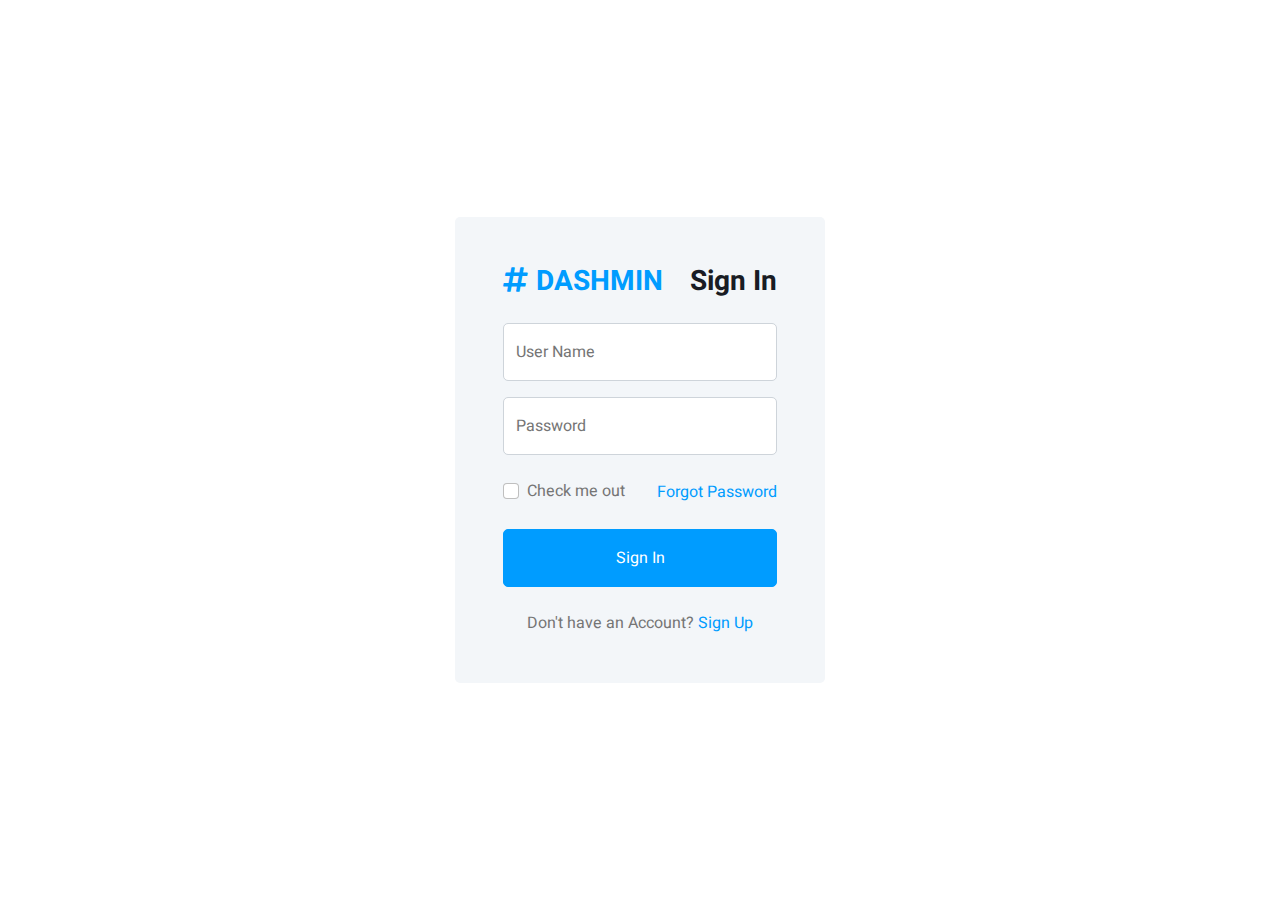
<file: index.html>
<!DOCTYPE html>
<html lang="en">

<head>
    <meta charset="utf-8">
    <title>DASHMIN - Bootstrap Admin Template</title>
    <meta content="width=device-width, initial-scale=1.0" name="viewport">
    <meta content="" name="keywords">
    <meta content="" name="description">

    <!-- Favicon -->
    <link href="img/favicon.ico" rel="icon">

    <!-- Google Web Fonts -->
    <link rel="preconnect" href="https://fonts.googleapis.com">
    <link rel="preconnect" href="https://fonts.gstatic.com" crossorigin>
    <link href="https://fonts.googleapis.com/css2?family=Heebo:wght@400;500;600;700&display=swap" rel="stylesheet">
    
    <!-- Icon Font Stylesheet -->
    <link href="https://cdnjs.cloudflare.com/ajax/libs/font-awesome/5.10.0/css/all.min.css" rel="stylesheet">
    <link href="https://cdn.jsdelivr.net/npm/bootstrap-icons@1.4.1/font/bootstrap-icons.css" rel="stylesheet">

    <!-- Libraries Stylesheet -->
    <link href="lib/owlcarousel/assets/owl.carousel.min.css" rel="stylesheet">
    <link href="lib/tempusdominus/css/tempusdominus-bootstrap-4.min.css" rel="stylesheet" />

    <!-- Customized Bootstrap Stylesheet -->
    <link href="css/bootstrap.min.css" rel="stylesheet">

    <!-- Template Stylesheet -->
    <link href="css/style.css" rel="stylesheet">
</head>

<body>
    <div class="container-xxl position-relative bg-white d-flex p-0">
        <!-- Spinner Start -->
        <div id="spinner" class="show bg-white position-fixed translate-middle w-100 vh-100 top-50 start-50 d-flex align-items-center justify-content-center">
            <div class="spinner-border text-primary" style="width: 3rem; height: 3rem;" role="status">
                <span class="sr-only">Loading...</span>
            </div>
        </div>
        <!-- Spinner End -->


        <!-- Sign In Start -->
        <div class="container-fluid">
            <div class="row h-100 align-items-center justify-content-center" style="min-height: 100vh;">
                <div class="col-12 col-sm-8 col-md-6 col-lg-5 col-xl-4">
                    <div class="bg-light rounded p-4 p-sm-5 my-4 mx-3">
                        <div class="d-flex align-items-center justify-content-between mb-3">
                            <a href="index.html" class="">
                                <h3 class="text-primary"><i class="fa fa-hashtag me-2"></i>DASHMIN</h3>
                            </a>
                            <h3>Sign In</h3>
                        </div>
                        <div class="form-floating mb-3">
                            <input type="email" class="form-control" id="floatingInput" placeholder="name@example.com" name="userName">
                            <label for="floatingInput">User Name</label>
                        </div>
                        <div class="form-floating mb-4">
                            <input type="password" class="form-control" id="floatingPassword" placeholder="Password" name="password">
                            <label for="floatingPassword">Password</label>
                        </div>
                        <div class="d-flex align-items-center justify-content-between mb-4">
                            <div class="form-check">
                                <input type="checkbox" class="form-check-input" id="exampleCheck1">
                                <label class="form-check-label" for="exampleCheck1">Check me out</label>
                            </div>
                            <a href="">Forgot Password</a>
                        </div>
                        <button type="submit" class="btn btn-primary py-3 w-100 mb-4" id="btnSignIn">Sign In</button>
                        <p class="text-center mb-0">Don't have an Account? <a href="">Sign Up</a></p>
                    </div>
                </div>
            </div>
        </div>
        <!-- Sign In End -->
    </div>

    <!-- JavaScript Libraries -->
    <script src="https://code.jquery.com/jquery-3.4.1.min.js"></script>
    <script src="https://cdn.jsdelivr.net/npm/bootstrap@5.0.0/dist/js/bootstrap.bundle.min.js"></script>
    <script src="lib/chart/chart.min.js"></script>
    <script src="lib/easing/easing.min.js"></script>
    <script src="lib/waypoints/waypoints.min.js"></script>
    <script src="lib/owlcarousel/owl.carousel.min.js"></script>
    <script src="lib/tempusdominus/js/moment.min.js"></script>
    <script src="lib/tempusdominus/js/moment-timezone.min.js"></script>
    <script src="lib/tempusdominus/js/tempusdominus-bootstrap-4.min.js"></script>

    <!-- Template Javascript -->
    <script src="js/main.js"></script>
    <script>
        $('#btnSignIn').click(function() {
            let username = $('#floatingInput').val();
            let password = $('#floatingPassword').val();
            if(username && password) {
                $.ajax({
                        method: "POST",
                        url: "http://64.227.140.62:8080/user/login",
                        contentType: "application/json",
                        async: true,
                        data: JSON.stringify({
                            userName: username,
                            password: password
                        }),
                        success: function (response) {
                            alert("Sign up successfully !");
                            console.log(response);
                            window.localStorage.setItem('user', JSON.stringify(response))
                            if(response.userType === 1) {
                                window.location.replace('form.html');
                            } else if(response.userType === 2) {
                                window.location.replace('table.html');
                            }
                        }
                    });
            } else {
                console.log("check that")
            }
        })
    </script>
    
</body>

</html>
</file>
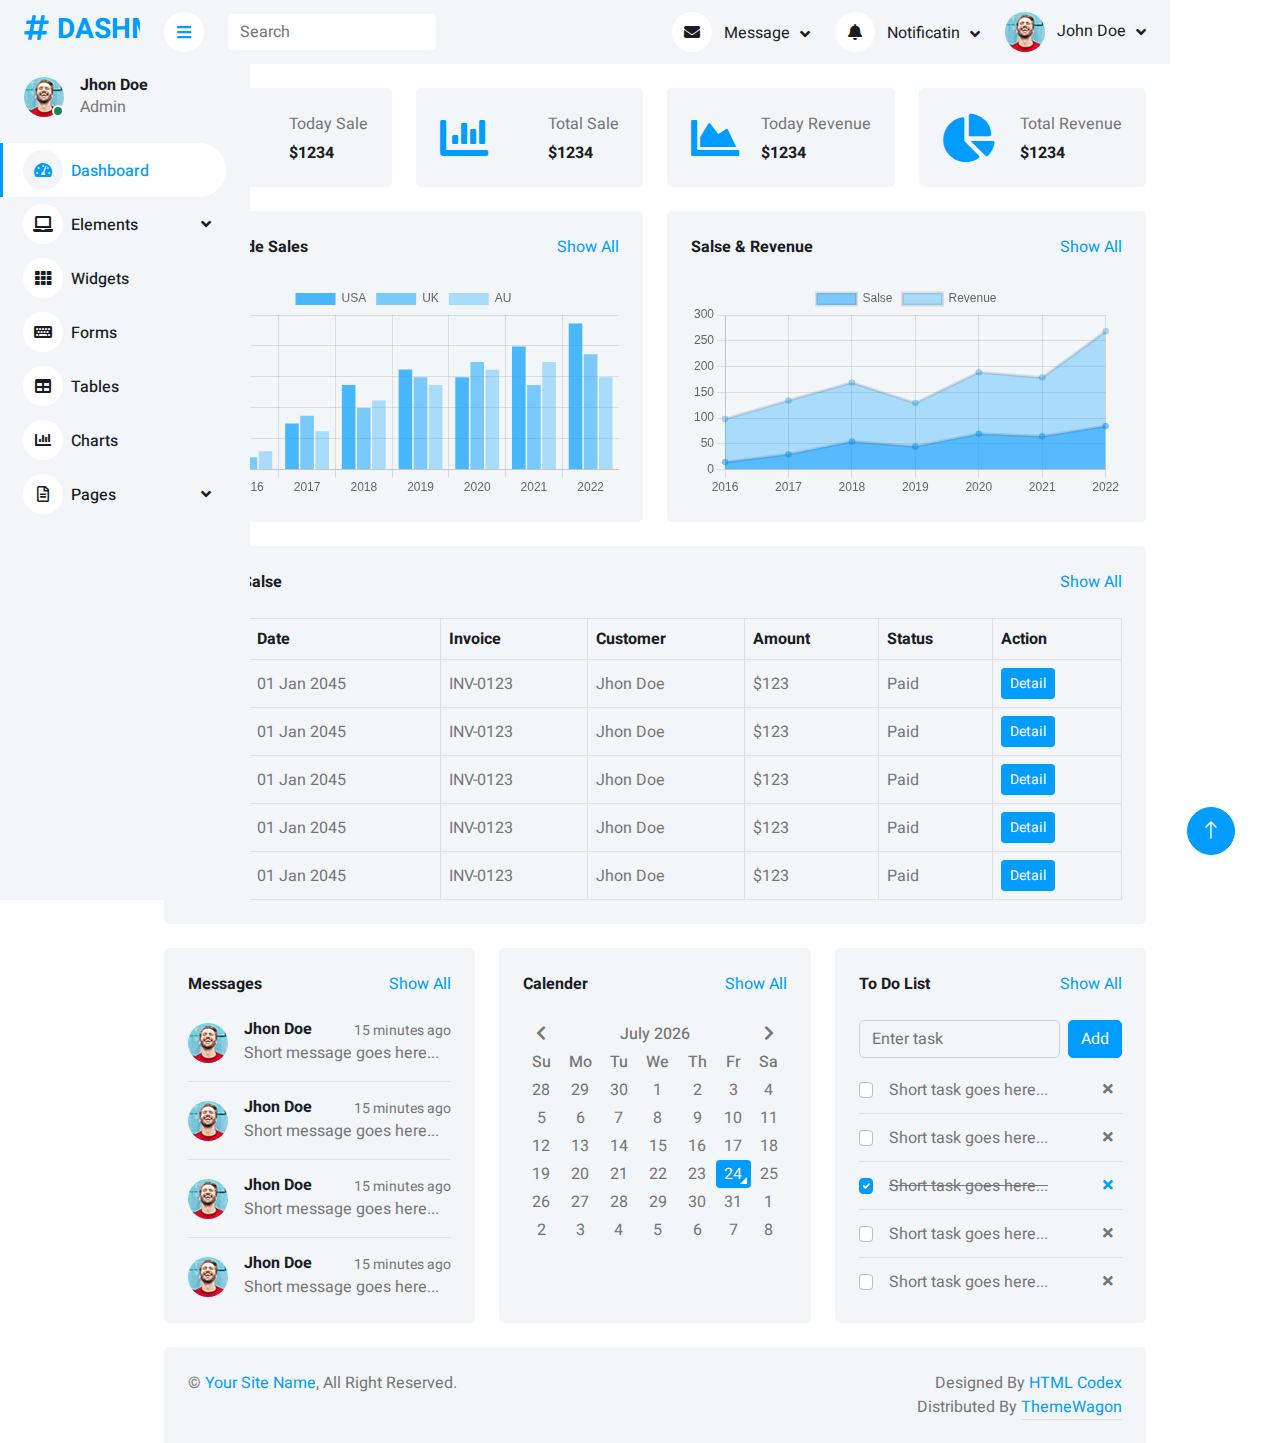
<file: _index.html>
<!DOCTYPE html>
<html lang="en">

<head>
    <meta charset="utf-8">
    <title>DASHMIN - Bootstrap Admin Template</title>
    <meta content="width=device-width, initial-scale=1.0" name="viewport">
    <meta content="" name="keywords">
    <meta content="" name="description">

    <!-- Favicon -->
    <link href="img/favicon.ico" rel="icon">

    <!-- Google Web Fonts -->
    <link rel="preconnect" href="https://fonts.googleapis.com">
    <link rel="preconnect" href="https://fonts.gstatic.com" crossorigin>
    <link href="https://fonts.googleapis.com/css2?family=Heebo:wght@400;500;600;700&display=swap" rel="stylesheet">
    
    <!-- Icon Font Stylesheet -->
    <link href="https://cdnjs.cloudflare.com/ajax/libs/font-awesome/5.10.0/css/all.min.css" rel="stylesheet">
    <link href="https://cdn.jsdelivr.net/npm/bootstrap-icons@1.4.1/font/bootstrap-icons.css" rel="stylesheet">

    <!-- Libraries Stylesheet -->
    <link href="lib/owlcarousel/assets/owl.carousel.min.css" rel="stylesheet">
    <link href="lib/tempusdominus/css/tempusdominus-bootstrap-4.min.css" rel="stylesheet" />

    <!-- Customized Bootstrap Stylesheet -->
    <link href="css/bootstrap.min.css" rel="stylesheet">

    <!-- Template Stylesheet -->
    <link href="css/style.css" rel="stylesheet">
</head>

<body>
    <div class="container-xxl position-relative bg-white d-flex p-0">
        <!-- Spinner Start -->
        <div id="spinner" class="show bg-white position-fixed translate-middle w-100 vh-100 top-50 start-50 d-flex align-items-center justify-content-center">
            <div class="spinner-border text-primary" style="width: 3rem; height: 3rem;" role="status">
                <span class="sr-only">Loading...</span>
            </div>
        </div>
        <!-- Spinner End -->


        <!-- Sidebar Start -->
        <div class="sidebar pe-4 pb-3">
            <nav class="navbar bg-light navbar-light">
                <a href="index.html" class="navbar-brand mx-4 mb-3">
                    <h3 class="text-primary"><i class="fa fa-hashtag me-2"></i>DASHMIN</h3>
                </a>
                <div class="d-flex align-items-center ms-4 mb-4">
                    <div class="position-relative">
                        <img class="rounded-circle" src="img/user.jpg" alt="" style="width: 40px; height: 40px;">
                        <div class="bg-success rounded-circle border border-2 border-white position-absolute end-0 bottom-0 p-1"></div>
                    </div>
                    <div class="ms-3">
                        <h6 class="mb-0">Jhon Doe</h6>
                        <span>Admin</span>
                    </div>
                </div>
                <div class="navbar-nav w-100">
                    <a href="index.html" class="nav-item nav-link active"><i class="fa fa-tachometer-alt me-2"></i>Dashboard</a>
                    <div class="nav-item dropdown">
                        <a href="#" class="nav-link dropdown-toggle" data-bs-toggle="dropdown"><i class="fa fa-laptop me-2"></i>Elements</a>
                        <div class="dropdown-menu bg-transparent border-0">
                            <a href="button.html" class="dropdown-item">Buttons</a>
                            <a href="typography.html" class="dropdown-item">Typography</a>
                            <a href="element.html" class="dropdown-item">Other Elements</a>
                        </div>
                    </div>
                    <a href="widget.html" class="nav-item nav-link"><i class="fa fa-th me-2"></i>Widgets</a>
                    <a href="form.html" class="nav-item nav-link"><i class="fa fa-keyboard me-2"></i>Forms</a>
                    <a href="table.html" class="nav-item nav-link"><i class="fa fa-table me-2"></i>Tables</a>
                    <a href="chart.html" class="nav-item nav-link"><i class="fa fa-chart-bar me-2"></i>Charts</a>
                    <div class="nav-item dropdown">
                        <a href="#" class="nav-link dropdown-toggle" data-bs-toggle="dropdown"><i class="far fa-file-alt me-2"></i>Pages</a>
                        <div class="dropdown-menu bg-transparent border-0">
                            <a href="signin.html" class="dropdown-item">Sign In</a>
                            <a href="signup.html" class="dropdown-item">Sign Up</a>
                            <a href="404.html" class="dropdown-item">404 Error</a>
                            <a href="blank.html" class="dropdown-item">Blank Page</a>
                        </div>
                    </div>
                </div>
            </nav>
        </div>
        <!-- Sidebar End -->


        <!-- Content Start -->
        <div class="content">
            <!-- Navbar Start -->
            <nav class="navbar navbar-expand bg-light navbar-light sticky-top px-4 py-0">
                <a href="index.html" class="navbar-brand d-flex d-lg-none me-4">
                    <h2 class="text-primary mb-0"><i class="fa fa-hashtag"></i></h2>
                </a>
                <a href="#" class="sidebar-toggler flex-shrink-0">
                    <i class="fa fa-bars"></i>
                </a>
                <form class="d-none d-md-flex ms-4">
                    <input class="form-control border-0" type="search" placeholder="Search">
                </form>
                <div class="navbar-nav align-items-center ms-auto">
                    <div class="nav-item dropdown">
                        <a href="#" class="nav-link dropdown-toggle" data-bs-toggle="dropdown">
                            <i class="fa fa-envelope me-lg-2"></i>
                            <span class="d-none d-lg-inline-flex">Message</span>
                        </a>
                        <div class="dropdown-menu dropdown-menu-end bg-light border-0 rounded-0 rounded-bottom m-0">
                            <a href="#" class="dropdown-item">
                                <div class="d-flex align-items-center">
                                    <img class="rounded-circle" src="img/user.jpg" alt="" style="width: 40px; height: 40px;">
                                    <div class="ms-2">
                                        <h6 class="fw-normal mb-0">Jhon send you a message</h6>
                                        <small>15 minutes ago</small>
                                    </div>
                                </div>
                            </a>
                            <hr class="dropdown-divider">
                            <a href="#" class="dropdown-item">
                                <div class="d-flex align-items-center">
                                    <img class="rounded-circle" src="img/user.jpg" alt="" style="width: 40px; height: 40px;">
                                    <div class="ms-2">
                                        <h6 class="fw-normal mb-0">Jhon send you a message</h6>
                                        <small>15 minutes ago</small>
                                    </div>
                                </div>
                            </a>
                            <hr class="dropdown-divider">
                            <a href="#" class="dropdown-item">
                                <div class="d-flex align-items-center">
                                    <img class="rounded-circle" src="img/user.jpg" alt="" style="width: 40px; height: 40px;">
                                    <div class="ms-2">
                                        <h6 class="fw-normal mb-0">Jhon send you a message</h6>
                                        <small>15 minutes ago</small>
                                    </div>
                                </div>
                            </a>
                            <hr class="dropdown-divider">
                            <a href="#" class="dropdown-item text-center">See all message</a>
                        </div>
                    </div>
                    <div class="nav-item dropdown">
                        <a href="#" class="nav-link dropdown-toggle" data-bs-toggle="dropdown">
                            <i class="fa fa-bell me-lg-2"></i>
                            <span class="d-none d-lg-inline-flex">Notificatin</span>
                        </a>
                        <div class="dropdown-menu dropdown-menu-end bg-light border-0 rounded-0 rounded-bottom m-0">
                            <a href="#" class="dropdown-item">
                                <h6 class="fw-normal mb-0">Profile updated</h6>
                                <small>15 minutes ago</small>
                            </a>
                            <hr class="dropdown-divider">
                            <a href="#" class="dropdown-item">
                                <h6 class="fw-normal mb-0">New user added</h6>
                                <small>15 minutes ago</small>
                            </a>
                            <hr class="dropdown-divider">
                            <a href="#" class="dropdown-item">
                                <h6 class="fw-normal mb-0">Password changed</h6>
                                <small>15 minutes ago</small>
                            </a>
                            <hr class="dropdown-divider">
                            <a href="#" class="dropdown-item text-center">See all notifications</a>
                        </div>
                    </div>
                    <div class="nav-item dropdown">
                        <a href="#" class="nav-link dropdown-toggle" data-bs-toggle="dropdown">
                            <img class="rounded-circle me-lg-2" src="img/user.jpg" alt="" style="width: 40px; height: 40px;">
                            <span class="d-none d-lg-inline-flex">John Doe</span>
                        </a>
                        <div class="dropdown-menu dropdown-menu-end bg-light border-0 rounded-0 rounded-bottom m-0">
                            <a href="#" class="dropdown-item">My Profile</a>
                            <a href="#" class="dropdown-item">Settings</a>
                            <a href="#" class="dropdown-item">Log Out</a>
                        </div>
                    </div>
                </div>
            </nav>
            <!-- Navbar End -->


            <!-- Sale & Revenue Start -->
            <div class="container-fluid pt-4 px-4">
                <div class="row g-4">
                    <div class="col-sm-6 col-xl-3">
                        <div class="bg-light rounded d-flex align-items-center justify-content-between p-4">
                            <i class="fa fa-chart-line fa-3x text-primary"></i>
                            <div class="ms-3">
                                <p class="mb-2">Today Sale</p>
                                <h6 class="mb-0">$1234</h6>
                            </div>
                        </div>
                    </div>
                    <div class="col-sm-6 col-xl-3">
                        <div class="bg-light rounded d-flex align-items-center justify-content-between p-4">
                            <i class="fa fa-chart-bar fa-3x text-primary"></i>
                            <div class="ms-3">
                                <p class="mb-2">Total Sale</p>
                                <h6 class="mb-0">$1234</h6>
                            </div>
                        </div>
                    </div>
                    <div class="col-sm-6 col-xl-3">
                        <div class="bg-light rounded d-flex align-items-center justify-content-between p-4">
                            <i class="fa fa-chart-area fa-3x text-primary"></i>
                            <div class="ms-3">
                                <p class="mb-2">Today Revenue</p>
                                <h6 class="mb-0">$1234</h6>
                            </div>
                        </div>
                    </div>
                    <div class="col-sm-6 col-xl-3">
                        <div class="bg-light rounded d-flex align-items-center justify-content-between p-4">
                            <i class="fa fa-chart-pie fa-3x text-primary"></i>
                            <div class="ms-3">
                                <p class="mb-2">Total Revenue</p>
                                <h6 class="mb-0">$1234</h6>
                            </div>
                        </div>
                    </div>
                </div>
            </div>
            <!-- Sale & Revenue End -->


            <!-- Sales Chart Start -->
            <div class="container-fluid pt-4 px-4">
                <div class="row g-4">
                    <div class="col-sm-12 col-xl-6">
                        <div class="bg-light text-center rounded p-4">
                            <div class="d-flex align-items-center justify-content-between mb-4">
                                <h6 class="mb-0">Worldwide Sales</h6>
                                <a href="">Show All</a>
                            </div>
                            <canvas id="worldwide-sales"></canvas>
                        </div>
                    </div>
                    <div class="col-sm-12 col-xl-6">
                        <div class="bg-light text-center rounded p-4">
                            <div class="d-flex align-items-center justify-content-between mb-4">
                                <h6 class="mb-0">Salse & Revenue</h6>
                                <a href="">Show All</a>
                            </div>
                            <canvas id="salse-revenue"></canvas>
                        </div>
                    </div>
                </div>
            </div>
            <!-- Sales Chart End -->


            <!-- Recent Sales Start -->
            <div class="container-fluid pt-4 px-4">
                <div class="bg-light text-center rounded p-4">
                    <div class="d-flex align-items-center justify-content-between mb-4">
                        <h6 class="mb-0">Recent Salse</h6>
                        <a href="">Show All</a>
                    </div>
                    <div class="table-responsive">
                        <table class="table text-start align-middle table-bordered table-hover mb-0">
                            <thead>
                                <tr class="text-dark">
                                    <th scope="col"><input class="form-check-input" type="checkbox"></th>
                                    <th scope="col">Date</th>
                                    <th scope="col">Invoice</th>
                                    <th scope="col">Customer</th>
                                    <th scope="col">Amount</th>
                                    <th scope="col">Status</th>
                                    <th scope="col">Action</th>
                                </tr>
                            </thead>
                            <tbody>
                                <tr>
                                    <td><input class="form-check-input" type="checkbox"></td>
                                    <td>01 Jan 2045</td>
                                    <td>INV-0123</td>
                                    <td>Jhon Doe</td>
                                    <td>$123</td>
                                    <td>Paid</td>
                                    <td><a class="btn btn-sm btn-primary" href="">Detail</a></td>
                                </tr>
                                <tr>
                                    <td><input class="form-check-input" type="checkbox"></td>
                                    <td>01 Jan 2045</td>
                                    <td>INV-0123</td>
                                    <td>Jhon Doe</td>
                                    <td>$123</td>
                                    <td>Paid</td>
                                    <td><a class="btn btn-sm btn-primary" href="">Detail</a></td>
                                </tr>
                                <tr>
                                    <td><input class="form-check-input" type="checkbox"></td>
                                    <td>01 Jan 2045</td>
                                    <td>INV-0123</td>
                                    <td>Jhon Doe</td>
                                    <td>$123</td>
                                    <td>Paid</td>
                                    <td><a class="btn btn-sm btn-primary" href="">Detail</a></td>
                                </tr>
                                <tr>
                                    <td><input class="form-check-input" type="checkbox"></td>
                                    <td>01 Jan 2045</td>
                                    <td>INV-0123</td>
                                    <td>Jhon Doe</td>
                                    <td>$123</td>
                                    <td>Paid</td>
                                    <td><a class="btn btn-sm btn-primary" href="">Detail</a></td>
                                </tr>
                                <tr>
                                    <td><input class="form-check-input" type="checkbox"></td>
                                    <td>01 Jan 2045</td>
                                    <td>INV-0123</td>
                                    <td>Jhon Doe</td>
                                    <td>$123</td>
                                    <td>Paid</td>
                                    <td><a class="btn btn-sm btn-primary" href="">Detail</a></td>
                                </tr>
                            </tbody>
                        </table>
                    </div>
                </div>
            </div>
            <!-- Recent Sales End -->


            <!-- Widgets Start -->
            <div class="container-fluid pt-4 px-4">
                <div class="row g-4">
                    <div class="col-sm-12 col-md-6 col-xl-4">
                        <div class="h-100 bg-light rounded p-4">
                            <div class="d-flex align-items-center justify-content-between mb-2">
                                <h6 class="mb-0">Messages</h6>
                                <a href="">Show All</a>
                            </div>
                            <div class="d-flex align-items-center border-bottom py-3">
                                <img class="rounded-circle flex-shrink-0" src="img/user.jpg" alt="" style="width: 40px; height: 40px;">
                                <div class="w-100 ms-3">
                                    <div class="d-flex w-100 justify-content-between">
                                        <h6 class="mb-0">Jhon Doe</h6>
                                        <small>15 minutes ago</small>
                                    </div>
                                    <span>Short message goes here...</span>
                                </div>
                            </div>
                            <div class="d-flex align-items-center border-bottom py-3">
                                <img class="rounded-circle flex-shrink-0" src="img/user.jpg" alt="" style="width: 40px; height: 40px;">
                                <div class="w-100 ms-3">
                                    <div class="d-flex w-100 justify-content-between">
                                        <h6 class="mb-0">Jhon Doe</h6>
                                        <small>15 minutes ago</small>
                                    </div>
                                    <span>Short message goes here...</span>
                                </div>
                            </div>
                            <div class="d-flex align-items-center border-bottom py-3">
                                <img class="rounded-circle flex-shrink-0" src="img/user.jpg" alt="" style="width: 40px; height: 40px;">
                                <div class="w-100 ms-3">
                                    <div class="d-flex w-100 justify-content-between">
                                        <h6 class="mb-0">Jhon Doe</h6>
                                        <small>15 minutes ago</small>
                                    </div>
                                    <span>Short message goes here...</span>
                                </div>
                            </div>
                            <div class="d-flex align-items-center pt-3">
                                <img class="rounded-circle flex-shrink-0" src="img/user.jpg" alt="" style="width: 40px; height: 40px;">
                                <div class="w-100 ms-3">
                                    <div class="d-flex w-100 justify-content-between">
                                        <h6 class="mb-0">Jhon Doe</h6>
                                        <small>15 minutes ago</small>
                                    </div>
                                    <span>Short message goes here...</span>
                                </div>
                            </div>
                        </div>
                    </div>
                    <div class="col-sm-12 col-md-6 col-xl-4">
                        <div class="h-100 bg-light rounded p-4">
                            <div class="d-flex align-items-center justify-content-between mb-4">
                                <h6 class="mb-0">Calender</h6>
                                <a href="">Show All</a>
                            </div>
                            <div id="calender"></div>
                        </div>
                    </div>
                    <div class="col-sm-12 col-md-6 col-xl-4">
                        <div class="h-100 bg-light rounded p-4">
                            <div class="d-flex align-items-center justify-content-between mb-4">
                                <h6 class="mb-0">To Do List</h6>
                                <a href="">Show All</a>
                            </div>
                            <div class="d-flex mb-2">
                                <input class="form-control bg-transparent" type="text" placeholder="Enter task">
                                <button type="button" class="btn btn-primary ms-2">Add</button>
                            </div>
                            <div class="d-flex align-items-center border-bottom py-2">
                                <input class="form-check-input m-0" type="checkbox">
                                <div class="w-100 ms-3">
                                    <div class="d-flex w-100 align-items-center justify-content-between">
                                        <span>Short task goes here...</span>
                                        <button class="btn btn-sm"><i class="fa fa-times"></i></button>
                                    </div>
                                </div>
                            </div>
                            <div class="d-flex align-items-center border-bottom py-2">
                                <input class="form-check-input m-0" type="checkbox">
                                <div class="w-100 ms-3">
                                    <div class="d-flex w-100 align-items-center justify-content-between">
                                        <span>Short task goes here...</span>
                                        <button class="btn btn-sm"><i class="fa fa-times"></i></button>
                                    </div>
                                </div>
                            </div>
                            <div class="d-flex align-items-center border-bottom py-2">
                                <input class="form-check-input m-0" type="checkbox" checked>
                                <div class="w-100 ms-3">
                                    <div class="d-flex w-100 align-items-center justify-content-between">
                                        <span><del>Short task goes here...</del></span>
                                        <button class="btn btn-sm text-primary"><i class="fa fa-times"></i></button>
                                    </div>
                                </div>
                            </div>
                            <div class="d-flex align-items-center border-bottom py-2">
                                <input class="form-check-input m-0" type="checkbox">
                                <div class="w-100 ms-3">
                                    <div class="d-flex w-100 align-items-center justify-content-between">
                                        <span>Short task goes here...</span>
                                        <button class="btn btn-sm"><i class="fa fa-times"></i></button>
                                    </div>
                                </div>
                            </div>
                            <div class="d-flex align-items-center pt-2">
                                <input class="form-check-input m-0" type="checkbox">
                                <div class="w-100 ms-3">
                                    <div class="d-flex w-100 align-items-center justify-content-between">
                                        <span>Short task goes here...</span>
                                        <button class="btn btn-sm"><i class="fa fa-times"></i></button>
                                    </div>
                                </div>
                            </div>
                        </div>
                    </div>
                </div>
            </div>
            <!-- Widgets End -->


            <!-- Footer Start -->
            <div class="container-fluid pt-4 px-4">
                <div class="bg-light rounded-top p-4">
                    <div class="row">
                        <div class="col-12 col-sm-6 text-center text-sm-start">
                            &copy; <a href="#">Your Site Name</a>, All Right Reserved. 
                        </div>
                        <div class="col-12 col-sm-6 text-center text-sm-end">
                            <!--/*** This template is free as long as you keep the footer author’s credit link/attribution link/backlink. If you'd like to use the template without the footer author’s credit link/attribution link/backlink, you can purchase the Credit Removal License from "https://htmlcodex.com/credit-removal". Thank you for your support. ***/-->
                            Designed By <a href="https://htmlcodex.com">HTML Codex</a>
                        </br>
                        Distributed By <a class="border-bottom" href="https://themewagon.com" target="_blank">ThemeWagon</a>
                        </div>
                    </div>
                </div>
            </div>
            <!-- Footer End -->
        </div>
        <!-- Content End -->


        <!-- Back to Top -->
        <a href="#" class="btn btn-lg btn-primary btn-lg-square back-to-top"><i class="bi bi-arrow-up"></i></a>
    </div>

    <!-- JavaScript Libraries -->
    <script src="https://code.jquery.com/jquery-3.4.1.min.js"></script>
    <script src="https://cdn.jsdelivr.net/npm/bootstrap@5.0.0/dist/js/bootstrap.bundle.min.js"></script>
    <script src="lib/chart/chart.min.js"></script>
    <script src="lib/easing/easing.min.js"></script>
    <script src="lib/waypoints/waypoints.min.js"></script>
    <script src="lib/owlcarousel/owl.carousel.min.js"></script>
    <script src="lib/tempusdominus/js/moment.min.js"></script>
    <script src="lib/tempusdominus/js/moment-timezone.min.js"></script>
    <script src="lib/tempusdominus/js/tempusdominus-bootstrap-4.min.js"></script>

    <!-- Template Javascript -->
    <script src="js/main.js"></script>
</body>

</html>
</file>
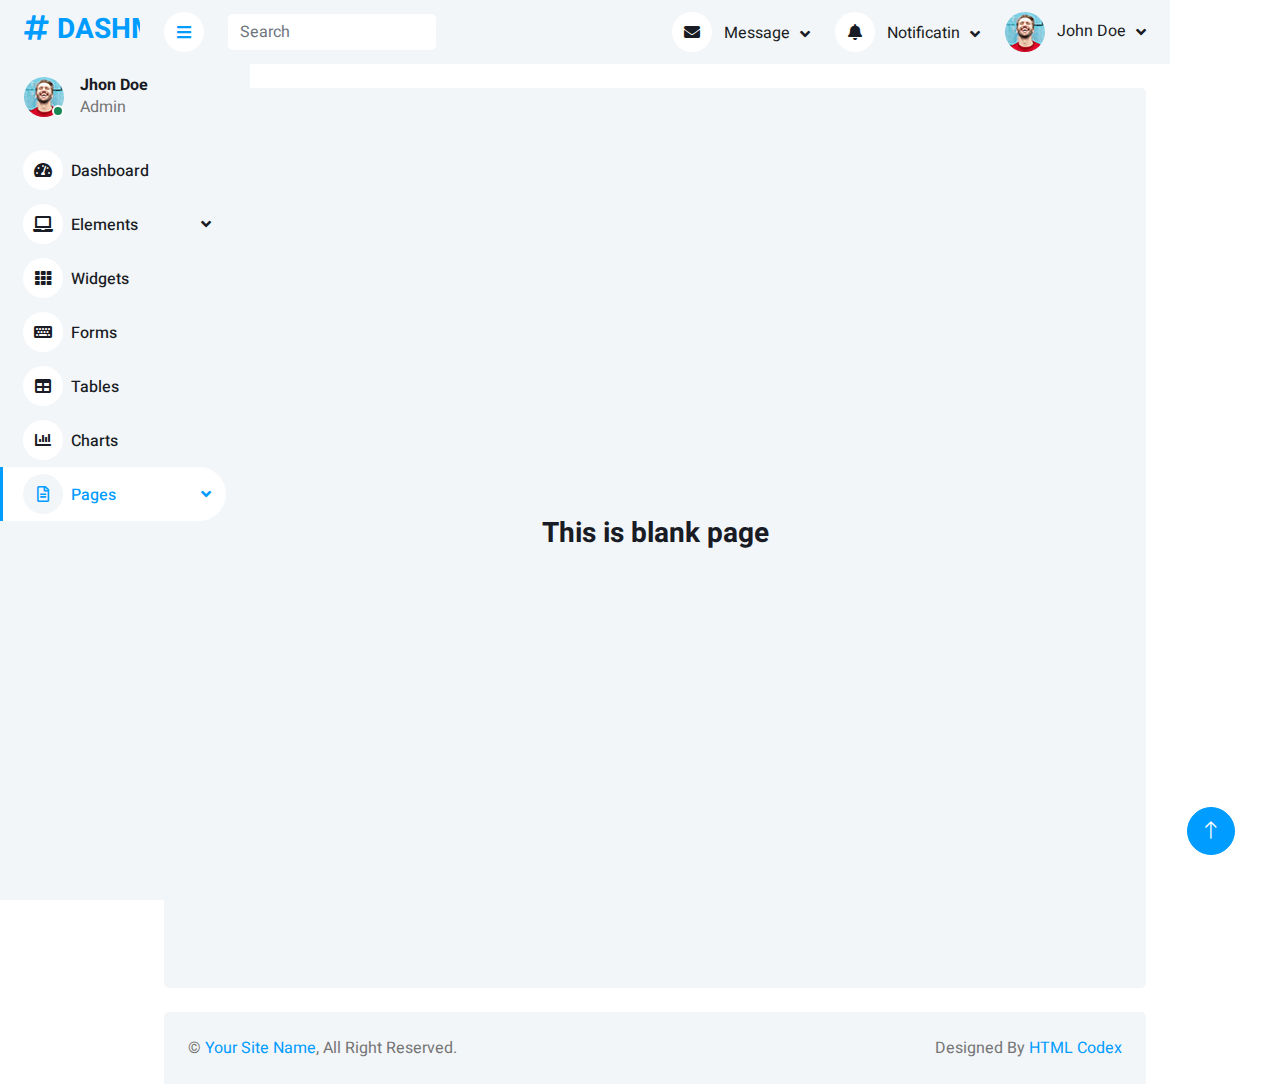
<file: blank.html>
<!DOCTYPE html>
<html lang="en">

<head>
    <meta charset="utf-8">
    <title>DASHMIN - Bootstrap Admin Template</title>
    <meta content="width=device-width, initial-scale=1.0" name="viewport">
    <meta content="" name="keywords">
    <meta content="" name="description">

    <!-- Favicon -->
    <link href="img/favicon.ico" rel="icon">

    <!-- Google Web Fonts -->
    <link rel="preconnect" href="https://fonts.googleapis.com">
    <link rel="preconnect" href="https://fonts.gstatic.com" crossorigin>
    <link href="https://fonts.googleapis.com/css2?family=Heebo:wght@400;500;600;700&display=swap" rel="stylesheet">
    
    <!-- Icon Font Stylesheet -->
    <link href="https://cdnjs.cloudflare.com/ajax/libs/font-awesome/5.10.0/css/all.min.css" rel="stylesheet">
    <link href="https://cdn.jsdelivr.net/npm/bootstrap-icons@1.4.1/font/bootstrap-icons.css" rel="stylesheet">

    <!-- Libraries Stylesheet -->
    <link href="lib/owlcarousel/assets/owl.carousel.min.css" rel="stylesheet">
    <link href="lib/tempusdominus/css/tempusdominus-bootstrap-4.min.css" rel="stylesheet" />

    <!-- Customized Bootstrap Stylesheet -->
    <link href="css/bootstrap.min.css" rel="stylesheet">

    <!-- Template Stylesheet -->
    <link href="css/style.css" rel="stylesheet">
</head>

<body>
    <div class="container-xxl position-relative bg-white d-flex p-0">
        <!-- Spinner Start -->
        <div id="spinner" class="show bg-white position-fixed translate-middle w-100 vh-100 top-50 start-50 d-flex align-items-center justify-content-center">
            <div class="spinner-border text-primary" style="width: 3rem; height: 3rem;" role="status">
                <span class="sr-only">Loading...</span>
            </div>
        </div>
        <!-- Spinner End -->


        <!-- Sidebar Start -->
        <div class="sidebar pe-4 pb-3">
            <nav class="navbar bg-light navbar-light">
                <a href="index.html" class="navbar-brand mx-4 mb-3">
                    <h3 class="text-primary"><i class="fa fa-hashtag me-2"></i>DASHMIN</h3>
                </a>
                <div class="d-flex align-items-center ms-4 mb-4">
                    <div class="position-relative">
                        <img class="rounded-circle" src="img/user.jpg" alt="" style="width: 40px; height: 40px;">
                        <div class="bg-success rounded-circle border border-2 border-white position-absolute end-0 bottom-0 p-1"></div>
                    </div>
                    <div class="ms-3">
                        <h6 class="mb-0">Jhon Doe</h6>
                        <span>Admin</span>
                    </div>
                </div>
                <div class="navbar-nav w-100">
                    <a href="index.html" class="nav-item nav-link"><i class="fa fa-tachometer-alt me-2"></i>Dashboard</a>
                    <div class="nav-item dropdown">
                        <a href="#" class="nav-link dropdown-toggle" data-bs-toggle="dropdown"><i class="fa fa-laptop me-2"></i>Elements</a>
                        <div class="dropdown-menu bg-transparent border-0">
                            <a href="button.html" class="dropdown-item">Buttons</a>
                            <a href="typography.html" class="dropdown-item">Typography</a>
                            <a href="element.html" class="dropdown-item">Other Elements</a>
                        </div>
                    </div>
                    <a href="widget.html" class="nav-item nav-link"><i class="fa fa-th me-2"></i>Widgets</a>
                    <a href="form.html" class="nav-item nav-link"><i class="fa fa-keyboard me-2"></i>Forms</a>
                    <a href="table.html" class="nav-item nav-link"><i class="fa fa-table me-2"></i>Tables</a>
                    <a href="chart.html" class="nav-item nav-link"><i class="fa fa-chart-bar me-2"></i>Charts</a>
                    <div class="nav-item dropdown">
                        <a href="#" class="nav-link dropdown-toggle active" data-bs-toggle="dropdown"><i class="far fa-file-alt me-2"></i>Pages</a>
                        <div class="dropdown-menu bg-transparent border-0">
                            <a href="signin.html" class="dropdown-item">Sign In</a>
                            <a href="signup.html" class="dropdown-item">Sign Up</a>
                            <a href="404.html" class="dropdown-item">404 Error</a>
                            <a href="blank.html" class="dropdown-item active">Blank Page</a>
                        </div>
                    </div>
                </div>
            </nav>
        </div>
        <!-- Sidebar End -->


        <!-- Content Start -->
        <div class="content">
            <!-- Navbar Start -->
            <nav class="navbar navbar-expand bg-light navbar-light sticky-top px-4 py-0">
                <a href="index.html" class="navbar-brand d-flex d-lg-none me-4">
                    <h2 class="text-primary mb-0"><i class="fa fa-hashtag"></i></h2>
                </a>
                <a href="#" class="sidebar-toggler flex-shrink-0">
                    <i class="fa fa-bars"></i>
                </a>
                <form class="d-none d-md-flex ms-4">
                    <input class="form-control border-0" type="search" placeholder="Search">
                </form>
                <div class="navbar-nav align-items-center ms-auto">
                    <div class="nav-item dropdown">
                        <a href="#" class="nav-link dropdown-toggle" data-bs-toggle="dropdown">
                            <i class="fa fa-envelope me-lg-2"></i>
                            <span class="d-none d-lg-inline-flex">Message</span>
                        </a>
                        <div class="dropdown-menu dropdown-menu-end bg-light border-0 rounded-0 rounded-bottom m-0">
                            <a href="#" class="dropdown-item">
                                <div class="d-flex align-items-center">
                                    <img class="rounded-circle" src="img/user.jpg" alt="" style="width: 40px; height: 40px;">
                                    <div class="ms-2">
                                        <h6 class="fw-normal mb-0">Jhon send you a message</h6>
                                        <small>15 minutes ago</small>
                                    </div>
                                </div>
                            </a>
                            <hr class="dropdown-divider">
                            <a href="#" class="dropdown-item">
                                <div class="d-flex align-items-center">
                                    <img class="rounded-circle" src="img/user.jpg" alt="" style="width: 40px; height: 40px;">
                                    <div class="ms-2">
                                        <h6 class="fw-normal mb-0">Jhon send you a message</h6>
                                        <small>15 minutes ago</small>
                                    </div>
                                </div>
                            </a>
                            <hr class="dropdown-divider">
                            <a href="#" class="dropdown-item">
                                <div class="d-flex align-items-center">
                                    <img class="rounded-circle" src="img/user.jpg" alt="" style="width: 40px; height: 40px;">
                                    <div class="ms-2">
                                        <h6 class="fw-normal mb-0">Jhon send you a message</h6>
                                        <small>15 minutes ago</small>
                                    </div>
                                </div>
                            </a>
                            <hr class="dropdown-divider">
                            <a href="#" class="dropdown-item text-center">See all message</a>
                        </div>
                    </div>
                    <div class="nav-item dropdown">
                        <a href="#" class="nav-link dropdown-toggle" data-bs-toggle="dropdown">
                            <i class="fa fa-bell me-lg-2"></i>
                            <span class="d-none d-lg-inline-flex">Notificatin</span>
                        </a>
                        <div class="dropdown-menu dropdown-menu-end bg-light border-0 rounded-0 rounded-bottom m-0">
                            <a href="#" class="dropdown-item">
                                <h6 class="fw-normal mb-0">Profile updated</h6>
                                <small>15 minutes ago</small>
                            </a>
                            <hr class="dropdown-divider">
                            <a href="#" class="dropdown-item">
                                <h6 class="fw-normal mb-0">New user added</h6>
                                <small>15 minutes ago</small>
                            </a>
                            <hr class="dropdown-divider">
                            <a href="#" class="dropdown-item">
                                <h6 class="fw-normal mb-0">Password changed</h6>
                                <small>15 minutes ago</small>
                            </a>
                            <hr class="dropdown-divider">
                            <a href="#" class="dropdown-item text-center">See all notifications</a>
                        </div>
                    </div>
                    <div class="nav-item dropdown">
                        <a href="#" class="nav-link dropdown-toggle" data-bs-toggle="dropdown">
                            <img class="rounded-circle me-lg-2" src="img/user.jpg" alt="" style="width: 40px; height: 40px;">
                            <span class="d-none d-lg-inline-flex">John Doe</span>
                        </a>
                        <div class="dropdown-menu dropdown-menu-end bg-light border-0 rounded-0 rounded-bottom m-0">
                            <a href="#" class="dropdown-item">My Profile</a>
                            <a href="#" class="dropdown-item">Settings</a>
                            <a href="#" class="dropdown-item">Log Out</a>
                        </div>
                    </div>
                </div>
            </nav>
            <!-- Navbar End -->


            <!-- Blank Start -->
            <div class="container-fluid pt-4 px-4">
                <div class="row vh-100 bg-light rounded align-items-center justify-content-center mx-0">
                    <div class="col-md-6 text-center">
                        <h3>This is blank page</h3>
                    </div>
                </div>
            </div>
            <!-- Blank End -->


            <!-- Footer Start -->
            <div class="container-fluid pt-4 px-4">
                <div class="bg-light rounded-top p-4">
                    <div class="row">
                        <div class="col-12 col-sm-6 text-center text-sm-start">
                            &copy; <a href="#">Your Site Name</a>, All Right Reserved. 
                        </div>
                        <div class="col-12 col-sm-6 text-center text-sm-end">
                            <!--/*** This template is free as long as you keep the footer author’s credit link/attribution link/backlink. If you'd like to use the template without the footer author’s credit link/attribution link/backlink, you can purchase the Credit Removal License from "https://htmlcodex.com/credit-removal". Thank you for your support. ***/-->
                            Designed By <a href="https://htmlcodex.com">HTML Codex</a>
                        </div>
                    </div>
                </div>
            </div>
            <!-- Footer End -->
        </div>
        <!-- Content End -->


        <!-- Back to Top -->
        <a href="#" class="btn btn-lg btn-primary btn-lg-square back-to-top"><i class="bi bi-arrow-up"></i></a>
    </div>

    <!-- JavaScript Libraries -->
    <script src="https://code.jquery.com/jquery-3.4.1.min.js"></script>
    <script src="https://cdn.jsdelivr.net/npm/bootstrap@5.0.0/dist/js/bootstrap.bundle.min.js"></script>
    <script src="lib/chart/chart.min.js"></script>
    <script src="lib/easing/easing.min.js"></script>
    <script src="lib/waypoints/waypoints.min.js"></script>
    <script src="lib/owlcarousel/owl.carousel.min.js"></script>
    <script src="lib/tempusdominus/js/moment.min.js"></script>
    <script src="lib/tempusdominus/js/moment-timezone.min.js"></script>
    <script src="lib/tempusdominus/js/tempusdominus-bootstrap-4.min.js"></script>

    <!-- Template Javascript -->
    <script src="js/main.js"></script>
</body>

</html>
</file>
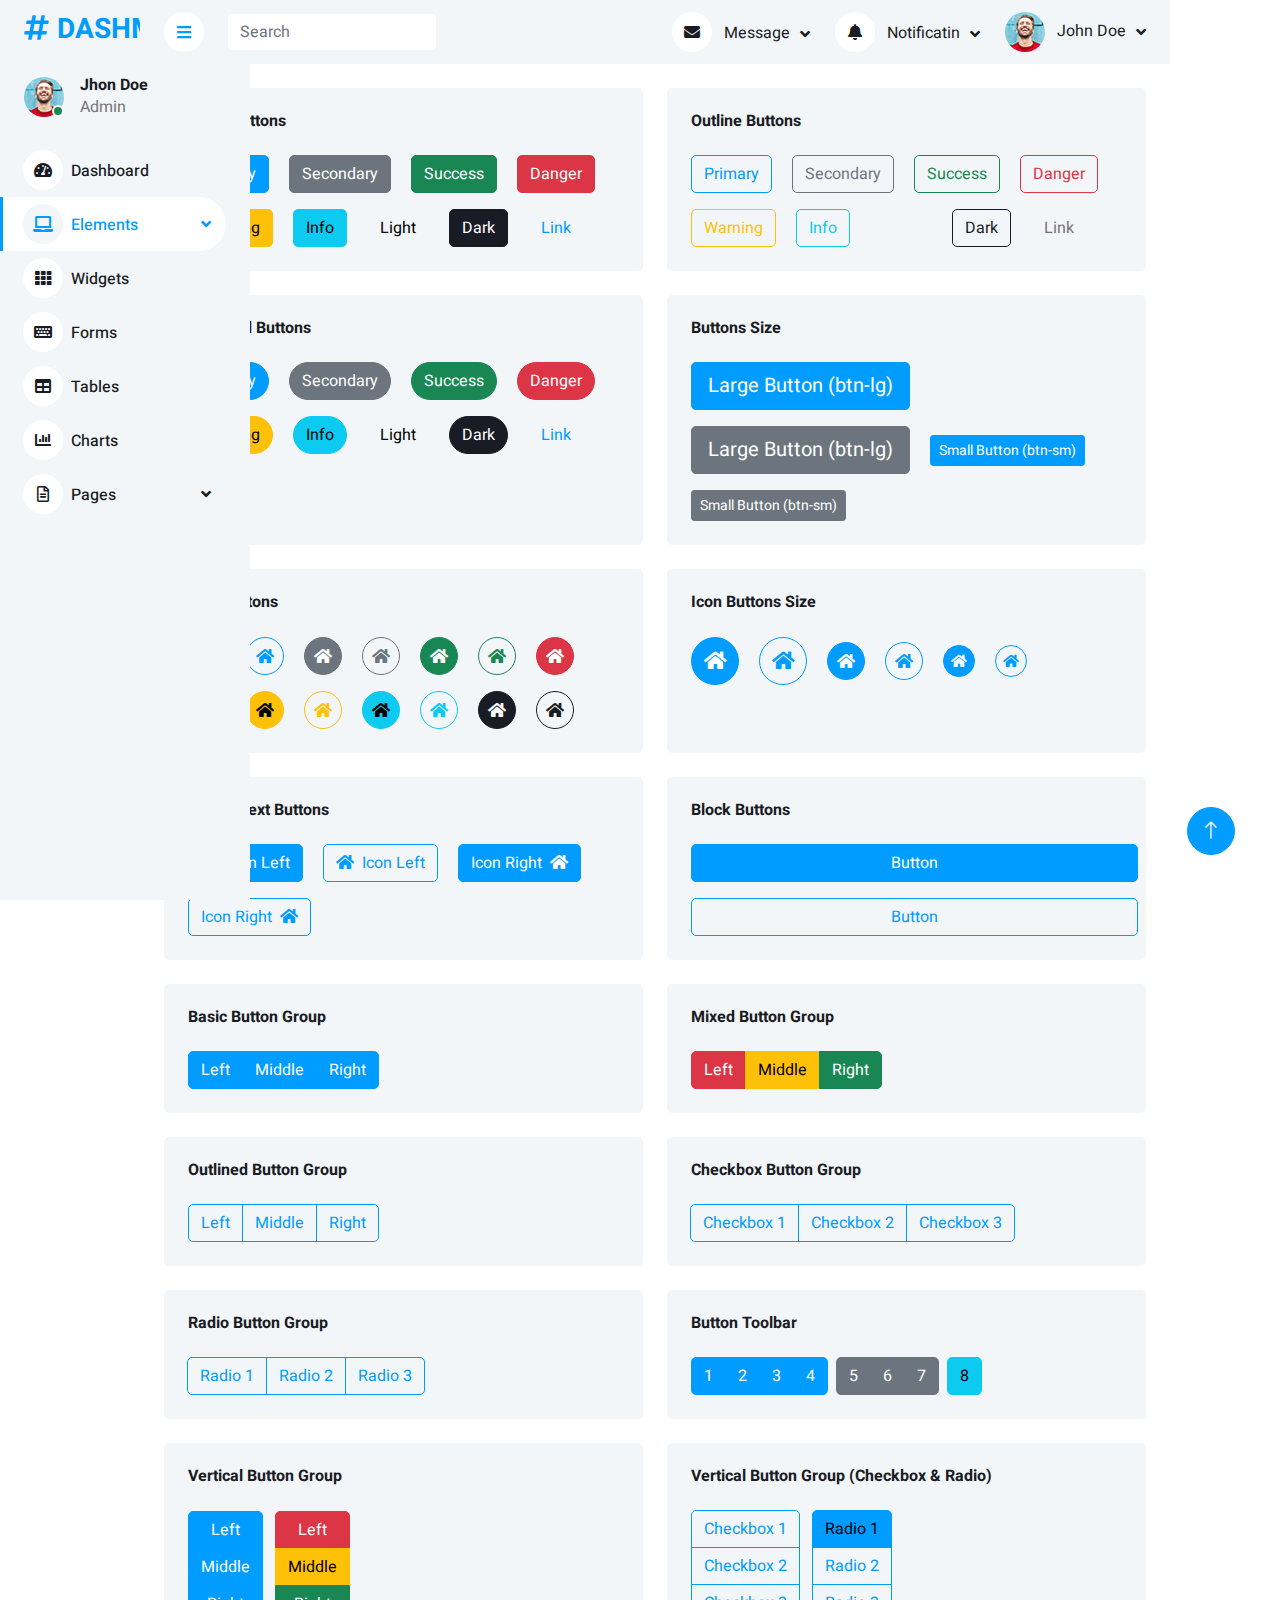
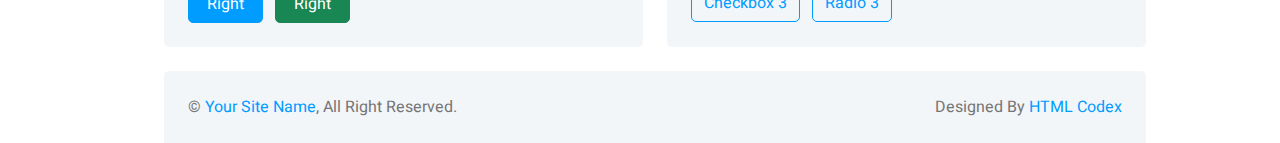
<file: button.html>
<!DOCTYPE html>
<html lang="en">

<head>
    <meta charset="utf-8">
    <title>DASHMIN - Bootstrap Admin Template</title>
    <meta content="width=device-width, initial-scale=1.0" name="viewport">
    <meta content="" name="keywords">
    <meta content="" name="description">

    <!-- Favicon -->
    <link href="img/favicon.ico" rel="icon">

    <!-- Google Web Fonts -->
    <link rel="preconnect" href="https://fonts.googleapis.com">
    <link rel="preconnect" href="https://fonts.gstatic.com" crossorigin>
    <link href="https://fonts.googleapis.com/css2?family=Heebo:wght@400;500;600;700&display=swap" rel="stylesheet">
    
    <!-- Icon Font Stylesheet -->
    <link href="https://cdnjs.cloudflare.com/ajax/libs/font-awesome/5.10.0/css/all.min.css" rel="stylesheet">
    <link href="https://cdn.jsdelivr.net/npm/bootstrap-icons@1.4.1/font/bootstrap-icons.css" rel="stylesheet">

    <!-- Libraries Stylesheet -->
    <link href="lib/owlcarousel/assets/owl.carousel.min.css" rel="stylesheet">
    <link href="lib/tempusdominus/css/tempusdominus-bootstrap-4.min.css" rel="stylesheet" />

    <!-- Customized Bootstrap Stylesheet -->
    <link href="css/bootstrap.min.css" rel="stylesheet">

    <!-- Template Stylesheet -->
    <link href="css/style.css" rel="stylesheet">
</head>

<body>
    <div class="container-xxl position-relative bg-white d-flex p-0">
        <!-- Spinner Start -->
        <div id="spinner" class="show bg-white position-fixed translate-middle w-100 vh-100 top-50 start-50 d-flex align-items-center justify-content-center">
            <div class="spinner-border text-primary" style="width: 3rem; height: 3rem;" role="status">
                <span class="sr-only">Loading...</span>
            </div>
        </div>
        <!-- Spinner End -->


        <!-- Sidebar Start -->
        <div class="sidebar pe-4 pb-3">
            <nav class="navbar bg-light navbar-light">
                <a href="index.html" class="navbar-brand mx-4 mb-3">
                    <h3 class="text-primary"><i class="fa fa-hashtag me-2"></i>DASHMIN</h3>
                </a>
                <div class="d-flex align-items-center ms-4 mb-4">
                    <div class="position-relative">
                        <img class="rounded-circle" src="img/user.jpg" alt="" style="width: 40px; height: 40px;">
                        <div class="bg-success rounded-circle border border-2 border-white position-absolute end-0 bottom-0 p-1"></div>
                    </div>
                    <div class="ms-3">
                        <h6 class="mb-0">Jhon Doe</h6>
                        <span>Admin</span>
                    </div>
                </div>
                <div class="navbar-nav w-100">
                    <a href="index.html" class="nav-item nav-link"><i class="fa fa-tachometer-alt me-2"></i>Dashboard</a>
                    <div class="nav-item dropdown">
                        <a href="#" class="nav-link dropdown-toggle active" data-bs-toggle="dropdown"><i class="fa fa-laptop me-2"></i>Elements</a>
                        <div class="dropdown-menu bg-transparent border-0">
                            <a href="button.html" class="dropdown-item active">Buttons</a>
                            <a href="typography.html" class="dropdown-item">Typography</a>
                            <a href="element.html" class="dropdown-item">Other Elements</a>
                        </div>
                    </div>
                    <a href="widget.html" class="nav-item nav-link"><i class="fa fa-th me-2"></i>Widgets</a>
                    <a href="form.html" class="nav-item nav-link"><i class="fa fa-keyboard me-2"></i>Forms</a>
                    <a href="table.html" class="nav-item nav-link"><i class="fa fa-table me-2"></i>Tables</a>
                    <a href="chart.html" class="nav-item nav-link"><i class="fa fa-chart-bar me-2"></i>Charts</a>
                    <div class="nav-item dropdown">
                        <a href="#" class="nav-link dropdown-toggle" data-bs-toggle="dropdown"><i class="far fa-file-alt me-2"></i>Pages</a>
                        <div class="dropdown-menu bg-transparent border-0">
                            <a href="signin.html" class="dropdown-item">Sign In</a>
                            <a href="signup.html" class="dropdown-item">Sign Up</a>
                            <a href="404.html" class="dropdown-item">404 Error</a>
                            <a href="blank.html" class="dropdown-item">Blank Page</a>
                        </div>
                    </div>
                </div>
            </nav>
        </div>
        <!-- Sidebar End -->


        <!-- Content Start -->
        <div class="content">
            <!-- Navbar Start -->
            <nav class="navbar navbar-expand bg-light navbar-light sticky-top px-4 py-0">
                <a href="index.html" class="navbar-brand d-flex d-lg-none me-4">
                    <h2 class="text-primary mb-0"><i class="fa fa-hashtag"></i></h2>
                </a>
                <a href="#" class="sidebar-toggler flex-shrink-0">
                    <i class="fa fa-bars"></i>
                </a>
                <form class="d-none d-md-flex ms-4">
                    <input class="form-control border-0" type="search" placeholder="Search">
                </form>
                <div class="navbar-nav align-items-center ms-auto">
                    <div class="nav-item dropdown">
                        <a href="#" class="nav-link dropdown-toggle" data-bs-toggle="dropdown">
                            <i class="fa fa-envelope me-lg-2"></i>
                            <span class="d-none d-lg-inline-flex">Message</span>
                        </a>
                        <div class="dropdown-menu dropdown-menu-end bg-light border-0 rounded-0 rounded-bottom m-0">
                            <a href="#" class="dropdown-item">
                                <div class="d-flex align-items-center">
                                    <img class="rounded-circle" src="img/user.jpg" alt="" style="width: 40px; height: 40px;">
                                    <div class="ms-2">
                                        <h6 class="fw-normal mb-0">Jhon send you a message</h6>
                                        <small>15 minutes ago</small>
                                    </div>
                                </div>
                            </a>
                            <hr class="dropdown-divider">
                            <a href="#" class="dropdown-item">
                                <div class="d-flex align-items-center">
                                    <img class="rounded-circle" src="img/user.jpg" alt="" style="width: 40px; height: 40px;">
                                    <div class="ms-2">
                                        <h6 class="fw-normal mb-0">Jhon send you a message</h6>
                                        <small>15 minutes ago</small>
                                    </div>
                                </div>
                            </a>
                            <hr class="dropdown-divider">
                            <a href="#" class="dropdown-item">
                                <div class="d-flex align-items-center">
                                    <img class="rounded-circle" src="img/user.jpg" alt="" style="width: 40px; height: 40px;">
                                    <div class="ms-2">
                                        <h6 class="fw-normal mb-0">Jhon send you a message</h6>
                                        <small>15 minutes ago</small>
                                    </div>
                                </div>
                            </a>
                            <hr class="dropdown-divider">
                            <a href="#" class="dropdown-item text-center">See all message</a>
                        </div>
                    </div>
                    <div class="nav-item dropdown">
                        <a href="#" class="nav-link dropdown-toggle" data-bs-toggle="dropdown">
                            <i class="fa fa-bell me-lg-2"></i>
                            <span class="d-none d-lg-inline-flex">Notificatin</span>
                        </a>
                        <div class="dropdown-menu dropdown-menu-end bg-light border-0 rounded-0 rounded-bottom m-0">
                            <a href="#" class="dropdown-item">
                                <h6 class="fw-normal mb-0">Profile updated</h6>
                                <small>15 minutes ago</small>
                            </a>
                            <hr class="dropdown-divider">
                            <a href="#" class="dropdown-item">
                                <h6 class="fw-normal mb-0">New user added</h6>
                                <small>15 minutes ago</small>
                            </a>
                            <hr class="dropdown-divider">
                            <a href="#" class="dropdown-item">
                                <h6 class="fw-normal mb-0">Password changed</h6>
                                <small>15 minutes ago</small>
                            </a>
                            <hr class="dropdown-divider">
                            <a href="#" class="dropdown-item text-center">See all notifications</a>
                        </div>
                    </div>
                    <div class="nav-item dropdown">
                        <a href="#" class="nav-link dropdown-toggle" data-bs-toggle="dropdown">
                            <img class="rounded-circle me-lg-2" src="img/user.jpg" alt="" style="width: 40px; height: 40px;">
                            <span class="d-none d-lg-inline-flex">John Doe</span>
                        </a>
                        <div class="dropdown-menu dropdown-menu-end bg-light border-0 rounded-0 rounded-bottom m-0">
                            <a href="#" class="dropdown-item">My Profile</a>
                            <a href="#" class="dropdown-item">Settings</a>
                            <a href="#" class="dropdown-item">Log Out</a>
                        </div>
                    </div>
                </div>
            </nav>
            <!-- Navbar End -->


            <!-- Button Start -->
            <div class="container-fluid pt-4 px-4">
                <div class="row g-4">
                    <div class="col-sm-12 col-xl-6">
                        <div class="bg-light rounded h-100 p-4">
                            <h6 class="mb-4">Basic Buttons</h6>
                            <div class="m-n2">
                                <button type="button" class="btn btn-primary m-2">Primary</button>
                                <button type="button" class="btn btn-secondary m-2">Secondary</button>
                                <button type="button" class="btn btn-success m-2">Success</button>
                                <button type="button" class="btn btn-danger m-2">Danger</button>
                                <button type="button" class="btn btn-warning m-2">Warning</button>
                                <button type="button" class="btn btn-info m-2">Info</button>
                                <button type="button" class="btn btn-light m-2">Light</button>
                                <button type="button" class="btn btn-dark m-2">Dark</button>
                                <button type="button" class="btn btn-link m-2">Link</button>
                            </div>
                        </div>
                    </div>
                    <div class="col-sm-12 col-xl-6">
                        <div class="bg-light rounded h-100 p-4">
                            <h6 class="mb-4">Outline Buttons</h6>
                            <div class="m-n2">
                                <button type="button" class="btn btn-outline-primary m-2">Primary</button>
                                <button type="button" class="btn btn-outline-secondary m-2">Secondary</button>
                                <button type="button" class="btn btn-outline-success m-2">Success</button>
                                <button type="button" class="btn btn-outline-danger m-2">Danger</button>
                                <button type="button" class="btn btn-outline-warning m-2">Warning</button>
                                <button type="button" class="btn btn-outline-info m-2">Info</button>
                                <button type="button" class="btn btn-outline-light m-2">Light</button>
                                <button type="button" class="btn btn-outline-dark m-2">Dark</button>
                                <button type="button" class="btn btn-outline-link m-2">Link</button>
                            </div>
                        </div>
                    </div>
                    <div class="col-sm-12 col-xl-6">
                        <div class="bg-light rounded h-100 p-4">
                            <h6 class="mb-4">Rounded Buttons</h6>
                            <div class="m-n2">
                                <button type="button" class="btn btn-primary rounded-pill m-2">Primary</button>
                                <button type="button" class="btn btn-secondary rounded-pill m-2">Secondary</button>
                                <button type="button" class="btn btn-success rounded-pill m-2">Success</button>
                                <button type="button" class="btn btn-danger rounded-pill m-2">Danger</button>
                                <button type="button" class="btn btn-warning rounded-pill m-2">Warning</button>
                                <button type="button" class="btn btn-info rounded-pill m-2">Info</button>
                                <button type="button" class="btn btn-light rounded-pill m-2">Light</button>
                                <button type="button" class="btn btn-dark rounded-pill m-2">Dark</button>
                                <button type="button" class="btn btn-link rounded-pill m-2">Link</button>
                            </div>
                        </div>
                    </div>
                    <div class="col-sm-12 col-xl-6">
                        <div class="bg-light rounded h-100 p-4">
                            <h6 class="mb-4">Buttons Size</h6>
                            <div class="m-n2">
                                <button type="button" class="btn btn-lg btn-primary m-2">Large Button (btn-lg)</button>
                                <button type="button" class="btn btn-lg btn-secondary m-2">Large Button (btn-lg)</button>
                                <button type="button" class="btn btn-sm btn-primary m-2">Small Button (btn-sm)</button>
                                <button type="button" class="btn btn-sm btn-secondary m-2">Small Button (btn-sm)</button>
                            </div>
                        </div>
                    </div>
                    <div class="col-sm-12 col-xl-6">
                        <div class="bg-light rounded h-100 p-4">
                            <h6 class="mb-4">Icon Buttons</h6>
                            <div class="m-n2">
                                <button type="button" class="btn btn-square btn-primary m-2"><i class="fa fa-home"></i></button>
                                <button type="button" class="btn btn-square btn-outline-primary m-2"><i class="fa fa-home"></i></button>
                                <button type="button" class="btn btn-square btn-secondary m-2"><i class="fa fa-home"></i></button>
                                <button type="button" class="btn btn-square btn-outline-secondary m-2"><i class="fa fa-home"></i></button>
                                <button type="button" class="btn btn-square btn-success m-2"><i class="fa fa-home"></i></button>
                                <button type="button" class="btn btn-square btn-outline-success m-2"><i class="fa fa-home"></i></button>
                                <button type="button" class="btn btn-square btn-danger m-2"><i class="fa fa-home"></i></button>
                                <button type="button" class="btn btn-square btn-outline-danger m-2"><i class="fa fa-home"></i></button>
                                <button type="button" class="btn btn-square btn-warning m-2"><i class="fa fa-home"></i></button>
                                <button type="button" class="btn btn-square btn-outline-warning m-2"><i class="fa fa-home"></i></button>
                                <button type="button" class="btn btn-square btn-info m-2"><i class="fa fa-home"></i></button>
                                <button type="button" class="btn btn-square btn-outline-info m-2"><i class="fa fa-home"></i></button>
                                <button type="button" class="btn btn-square btn-dark m-2"><i class="fa fa-home"></i></button>
                                <button type="button" class="btn btn-square btn-outline-dark m-2"><i class="fa fa-home"></i></button>
                            </div>
                        </div>
                    </div>
                    <div class="col-sm-12 col-xl-6">
                        <div class="bg-light rounded h-100 p-4">
                            <h6 class="mb-4">Icon Buttons Size</h6>
                            <div class="m-n2">
                                <button type="button" class="btn btn-lg btn-lg-square btn-primary m-2"><i class="fa fa-home"></i></button>
                                <button type="button" class="btn btn-lg btn-lg-square btn-outline-primary m-2"><i class="fa fa-home"></i></button>
                                <button type="button" class="btn btn-square btn-primary m-2"><i class="fa fa-home"></i></button>
                                <button type="button" class="btn btn-square btn-outline-primary m-2"><i class="fa fa-home"></i></button>
                                <button type="button" class="btn btn-sm btn-sm-square btn-primary m-2"><i class="fa fa-home"></i></button>
                                <button type="button" class="btn btn-sm btn-sm-square btn-outline-primary m-2"><i class="fa fa-home"></i></button>
                            </div>
                        </div>
                    </div>
                    <div class="col-sm-12 col-xl-6">
                        <div class="bg-light rounded h-100 p-4">
                            <h6 class="mb-4">Icon & Text Buttons</h6>
                            <div class="m-n2">
                                <button type="button" class="btn btn-primary m-2"><i class="fa fa-home me-2"></i>Icon Left</button>
                                <button type="button" class="btn btn-outline-primary m-2"><i class="fa fa-home me-2"></i>Icon Left</button>
                                <button type="button" class="btn btn-primary m-2">Icon Right<i class="fa fa-home ms-2"></i></button>
                                <button type="button" class="btn btn-outline-primary m-2">Icon Right<i class="fa fa-home ms-2"></i></button>
                            </div>
                        </div>
                    </div>
                    <div class="col-sm-12 col-xl-6">
                        <div class="bg-light rounded h-100 p-4">
                            <h6 class="mb-4">Block Buttons</h6>
                            <div class="m-n2">
                                <button class="btn btn-primary w-100 m-2" type="button">Button</button>
                                <button class="btn btn-outline-primary w-100 m-2" type="button">Button</button>
                            </div>
                        </div>
                    </div>
                    <div class="col-sm-12 col-xl-6">
                        <div class="bg-light rounded h-100 p-4">
                            <h6 class="mb-4">Basic Button Group</h6>
                            <div class="btn-group" role="group">
                                <button type="button" class="btn btn-primary">Left</button>
                                <button type="button" class="btn btn-primary">Middle</button>
                                <button type="button" class="btn btn-primary">Right</button>
                            </div>
                        </div>
                    </div>
                    <div class="col-sm-12 col-xl-6">
                        <div class="bg-light rounded h-100 p-4">
                            <h6 class="mb-4">Mixed Button Group</h6>
                            <div class="btn-group" role="group">
                                <button type="button" class="btn btn-danger">Left</button>
                                <button type="button" class="btn btn-warning">Middle</button>
                                <button type="button" class="btn btn-success">Right</button>
                            </div>
                        </div>
                    </div>
                    <div class="col-sm-12 col-xl-6">
                        <div class="bg-light rounded h-100 p-4">
                            <h6 class="mb-4">Outlined Button Group</h6>
                            <div class="btn-group" role="group">
                                <button type="button" class="btn btn-outline-primary">Left</button>
                                <button type="button" class="btn btn-outline-primary">Middle</button>
                                <button type="button" class="btn btn-outline-primary">Right</button>
                            </div>
                        </div>
                    </div>
                    <div class="col-sm-12 col-xl-6">
                        <div class="bg-light rounded h-100 p-4">
                            <h6 class="mb-4">Checkbox Button Group</h6>
                            <div class="btn-group" role="group">
                                <input type="checkbox" class="btn-check" id="btncheck1" autocomplete="off">
                                <label class="btn btn-outline-primary" for="btncheck1">Checkbox 1</label>

                                <input type="checkbox" class="btn-check" id="btncheck2" autocomplete="off">
                                <label class="btn btn-outline-primary" for="btncheck2">Checkbox 2</label>

                                <input type="checkbox" class="btn-check" id="btncheck3" autocomplete="off">
                                <label class="btn btn-outline-primary" for="btncheck3">Checkbox 3</label>
                            </div>
                        </div>
                    </div>
                    <div class="col-sm-12 col-xl-6">
                        <div class="bg-light rounded h-100 p-4">
                            <h6 class="mb-4">Radio Button Group</h6>
                            <div class="btn-group" role="group">
                                <input type="radio" class="btn-check" name="btnradio" id="btnradio1" autocomplete="off"
                                    checked>
                                <label class="btn btn-outline-primary" for="btnradio1">Radio 1</label>

                                <input type="radio" class="btn-check" name="btnradio" id="btnradio2" autocomplete="off">
                                <label class="btn btn-outline-primary" for="btnradio2">Radio 2</label>

                                <input type="radio" class="btn-check" name="btnradio" id="btnradio3" autocomplete="off">
                                <label class="btn btn-outline-primary" for="btnradio3">Radio 3</label>
                            </div>
                        </div>
                    </div>
                    <div class="col-sm-12 col-xl-6">
                        <div class="bg-light rounded h-100 p-4">
                            <h6 class="mb-4">Button Toolbar</h6>
                            <div class="btn-toolbar" role="toolbar">
                                <div class="btn-group me-2" role="group" aria-label="First group">
                                    <button type="button" class="btn btn-primary">1</button>
                                    <button type="button" class="btn btn-primary">2</button>
                                    <button type="button" class="btn btn-primary">3</button>
                                    <button type="button" class="btn btn-primary">4</button>
                                </div>
                                <div class="btn-group me-2" role="group" aria-label="Second group">
                                    <button type="button" class="btn btn-secondary">5</button>
                                    <button type="button" class="btn btn-secondary">6</button>
                                    <button type="button" class="btn btn-secondary">7</button>
                                </div>
                                <div class="btn-group" role="group" aria-label="Third group">
                                    <button type="button" class="btn btn-info">8</button>
                                </div>
                            </div>
                        </div>
                    </div>
                    <div class="col-sm-12 col-xl-6">
                        <div class="bg-light rounded h-100 p-4">
                            <h6 class="mb-4">Vertical Button Group</h6>
                            <div class="btn-group-vertical me-2" role="group">
                                <button type="button" class="btn btn-primary">Left</button>
                                <button type="button" class="btn btn-primary">Middle</button>
                                <button type="button" class="btn btn-primary">Right</button>
                            </div>
                            <div class="btn-group-vertical" role="group">
                                <button type="button" class="btn btn-danger">Left</button>
                                <button type="button" class="btn btn-warning">Middle</button>
                                <button type="button" class="btn btn-success">Right</button>
                            </div>
                        </div>
                    </div>
                    <div class="col-sm-12 col-xl-6">
                        <div class="bg-light rounded h-100 p-4">
                            <h6 class="mb-4">Vertical Button Group (Checkbox & Radio)</h6>
                            <div class="btn-group-vertical me-2" role="group">
                                <input type="checkbox" class="btn-check" id="btncheck1" autocomplete="off">
                                <label class="btn btn-outline-primary" for="btncheck1">Checkbox 1</label>

                                <input type="checkbox" class="btn-check" id="btncheck2" autocomplete="off">
                                <label class="btn btn-outline-primary" for="btncheck2">Checkbox 2</label>

                                <input type="checkbox" class="btn-check" id="btncheck3" autocomplete="off">
                                <label class="btn btn-outline-primary" for="btncheck3">Checkbox 3</label>
                            </div>
                            <div class="btn-group-vertical" role="group">
                                <input type="radio" class="btn-check" name="btnradio" id="btnradio1" autocomplete="off"
                                    checked>
                                <label class="btn btn-outline-primary" for="btnradio1">Radio 1</label>

                                <input type="radio" class="btn-check" name="btnradio" id="btnradio2" autocomplete="off">
                                <label class="btn btn-outline-primary" for="btnradio2">Radio 2</label>

                                <input type="radio" class="btn-check" name="btnradio" id="btnradio3" autocomplete="off">
                                <label class="btn btn-outline-primary" for="btnradio3">Radio 3</label>
                            </div>
                        </div>
                    </div>
                </div>
            </div>
            <!-- Button End -->


            <!-- Footer Start -->
            <div class="container-fluid pt-4 px-4">
                <div class="bg-light rounded-top p-4">
                    <div class="row">
                        <div class="col-12 col-sm-6 text-center text-sm-start">
                            &copy; <a href="#">Your Site Name</a>, All Right Reserved. 
                        </div>
                        <div class="col-12 col-sm-6 text-center text-sm-end">
                            <!--/*** This template is free as long as you keep the footer author’s credit link/attribution link/backlink. If you'd like to use the template without the footer author’s credit link/attribution link/backlink, you can purchase the Credit Removal License from "https://htmlcodex.com/credit-removal". Thank you for your support. ***/-->
                            Designed By <a href="https://htmlcodex.com">HTML Codex</a>
                        </div>
                    </div>
                </div>
            </div>
            <!-- Footer End -->
        </div>
        <!-- Content End -->


        <!-- Back to Top -->
        <a href="#" class="btn btn-lg btn-primary btn-lg-square back-to-top"><i class="bi bi-arrow-up"></i></a>
    </div>

    <!-- JavaScript Libraries -->
    <script src="https://code.jquery.com/jquery-3.4.1.min.js"></script>
    <script src="https://cdn.jsdelivr.net/npm/bootstrap@5.0.0/dist/js/bootstrap.bundle.min.js"></script>
    <script src="lib/chart/chart.min.js"></script>
    <script src="lib/easing/easing.min.js"></script>
    <script src="lib/waypoints/waypoints.min.js"></script>
    <script src="lib/owlcarousel/owl.carousel.min.js"></script>
    <script src="lib/tempusdominus/js/moment.min.js"></script>
    <script src="lib/tempusdominus/js/moment-timezone.min.js"></script>
    <script src="lib/tempusdominus/js/tempusdominus-bootstrap-4.min.js"></script>

    <!-- Template Javascript -->
    <script src="js/main.js"></script>
</body>

</html>
</file>
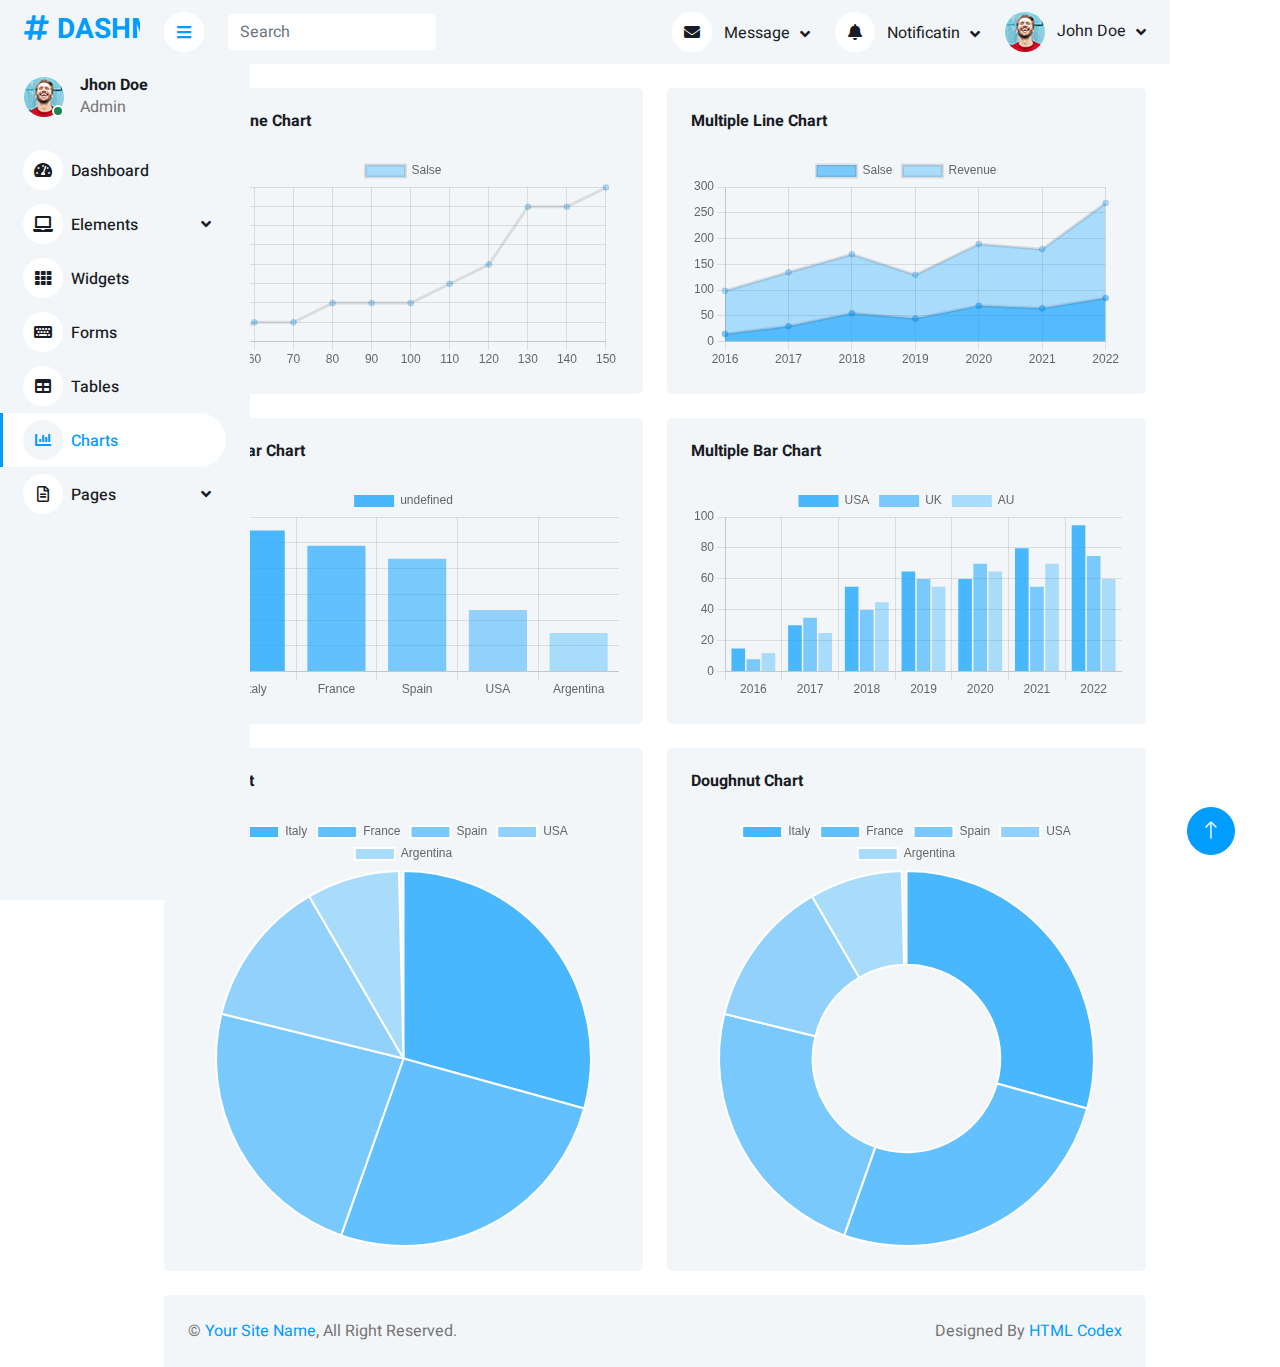
<file: chart.html>
<!DOCTYPE html>
<html lang="en">

<head>
    <meta charset="utf-8">
    <title>DASHMIN - Bootstrap Admin Template</title>
    <meta content="width=device-width, initial-scale=1.0" name="viewport">
    <meta content="" name="keywords">
    <meta content="" name="description">

    <!-- Favicon -->
    <link href="img/favicon.ico" rel="icon">

    <!-- Google Web Fonts -->
    <link rel="preconnect" href="https://fonts.googleapis.com">
    <link rel="preconnect" href="https://fonts.gstatic.com" crossorigin>
    <link href="https://fonts.googleapis.com/css2?family=Heebo:wght@400;500;600;700&display=swap" rel="stylesheet">
    
    <!-- Icon Font Stylesheet -->
    <link href="https://cdnjs.cloudflare.com/ajax/libs/font-awesome/5.10.0/css/all.min.css" rel="stylesheet">
    <link href="https://cdn.jsdelivr.net/npm/bootstrap-icons@1.4.1/font/bootstrap-icons.css" rel="stylesheet">

    <!-- Libraries Stylesheet -->
    <link href="lib/owlcarousel/assets/owl.carousel.min.css" rel="stylesheet">
    <link href="lib/tempusdominus/css/tempusdominus-bootstrap-4.min.css" rel="stylesheet" />

    <!-- Customized Bootstrap Stylesheet -->
    <link href="css/bootstrap.min.css" rel="stylesheet">

    <!-- Template Stylesheet -->
    <link href="css/style.css" rel="stylesheet">
</head>

<body>
    <div class="container-xxl position-relative bg-white d-flex p-0">
        <!-- Spinner Start -->
        <div id="spinner" class="show bg-white position-fixed translate-middle w-100 vh-100 top-50 start-50 d-flex align-items-center justify-content-center">
            <div class="spinner-border text-primary" style="width: 3rem; height: 3rem;" role="status">
                <span class="sr-only">Loading...</span>
            </div>
        </div>
        <!-- Spinner End -->


        <!-- Sidebar Start -->
        <div class="sidebar pe-4 pb-3">
            <nav class="navbar bg-light navbar-light">
                <a href="index.html" class="navbar-brand mx-4 mb-3">
                    <h3 class="text-primary"><i class="fa fa-hashtag me-2"></i>DASHMIN</h3>
                </a>
                <div class="d-flex align-items-center ms-4 mb-4">
                    <div class="position-relative">
                        <img class="rounded-circle" src="img/user.jpg" alt="" style="width: 40px; height: 40px;">
                        <div class="bg-success rounded-circle border border-2 border-white position-absolute end-0 bottom-0 p-1"></div>
                    </div>
                    <div class="ms-3">
                        <h6 class="mb-0">Jhon Doe</h6>
                        <span>Admin</span>
                    </div>
                </div>
                <div class="navbar-nav w-100">
                    <a href="index.html" class="nav-item nav-link"><i class="fa fa-tachometer-alt me-2"></i>Dashboard</a>
                    <div class="nav-item dropdown">
                        <a href="#" class="nav-link dropdown-toggle" data-bs-toggle="dropdown"><i class="fa fa-laptop me-2"></i>Elements</a>
                        <div class="dropdown-menu bg-transparent border-0">
                            <a href="button.html" class="dropdown-item">Buttons</a>
                            <a href="typography.html" class="dropdown-item">Typography</a>
                            <a href="element.html" class="dropdown-item">Other Elements</a>
                        </div>
                    </div>
                    <a href="widget.html" class="nav-item nav-link"><i class="fa fa-th me-2"></i>Widgets</a>
                    <a href="form.html" class="nav-item nav-link"><i class="fa fa-keyboard me-2"></i>Forms</a>
                    <a href="table.html" class="nav-item nav-link"><i class="fa fa-table me-2"></i>Tables</a>
                    <a href="chart.html" class="nav-item nav-link active"><i class="fa fa-chart-bar me-2"></i>Charts</a>
                    <div class="nav-item dropdown">
                        <a href="#" class="nav-link dropdown-toggle" data-bs-toggle="dropdown"><i class="far fa-file-alt me-2"></i>Pages</a>
                        <div class="dropdown-menu bg-transparent border-0">
                            <a href="signin.html" class="dropdown-item">Sign In</a>
                            <a href="signup.html" class="dropdown-item">Sign Up</a>
                            <a href="404.html" class="dropdown-item">404 Error</a>
                            <a href="blank.html" class="dropdown-item">Blank Page</a>
                        </div>
                    </div>
                </div>
            </nav>
        </div>
        <!-- Sidebar End -->


        <!-- Content Start -->
        <div class="content">
            <!-- Navbar Start -->
            <nav class="navbar navbar-expand bg-light navbar-light sticky-top px-4 py-0">
                <a href="index.html" class="navbar-brand d-flex d-lg-none me-4">
                    <h2 class="text-primary mb-0"><i class="fa fa-hashtag"></i></h2>
                </a>
                <a href="#" class="sidebar-toggler flex-shrink-0">
                    <i class="fa fa-bars"></i>
                </a>
                <form class="d-none d-md-flex ms-4">
                    <input class="form-control border-0" type="search" placeholder="Search">
                </form>
                <div class="navbar-nav align-items-center ms-auto">
                    <div class="nav-item dropdown">
                        <a href="#" class="nav-link dropdown-toggle" data-bs-toggle="dropdown">
                            <i class="fa fa-envelope me-lg-2"></i>
                            <span class="d-none d-lg-inline-flex">Message</span>
                        </a>
                        <div class="dropdown-menu dropdown-menu-end bg-light border-0 rounded-0 rounded-bottom m-0">
                            <a href="#" class="dropdown-item">
                                <div class="d-flex align-items-center">
                                    <img class="rounded-circle" src="img/user.jpg" alt="" style="width: 40px; height: 40px;">
                                    <div class="ms-2">
                                        <h6 class="fw-normal mb-0">Jhon send you a message</h6>
                                        <small>15 minutes ago</small>
                                    </div>
                                </div>
                            </a>
                            <hr class="dropdown-divider">
                            <a href="#" class="dropdown-item">
                                <div class="d-flex align-items-center">
                                    <img class="rounded-circle" src="img/user.jpg" alt="" style="width: 40px; height: 40px;">
                                    <div class="ms-2">
                                        <h6 class="fw-normal mb-0">Jhon send you a message</h6>
                                        <small>15 minutes ago</small>
                                    </div>
                                </div>
                            </a>
                            <hr class="dropdown-divider">
                            <a href="#" class="dropdown-item">
                                <div class="d-flex align-items-center">
                                    <img class="rounded-circle" src="img/user.jpg" alt="" style="width: 40px; height: 40px;">
                                    <div class="ms-2">
                                        <h6 class="fw-normal mb-0">Jhon send you a message</h6>
                                        <small>15 minutes ago</small>
                                    </div>
                                </div>
                            </a>
                            <hr class="dropdown-divider">
                            <a href="#" class="dropdown-item text-center">See all message</a>
                        </div>
                    </div>
                    <div class="nav-item dropdown">
                        <a href="#" class="nav-link dropdown-toggle" data-bs-toggle="dropdown">
                            <i class="fa fa-bell me-lg-2"></i>
                            <span class="d-none d-lg-inline-flex">Notificatin</span>
                        </a>
                        <div class="dropdown-menu dropdown-menu-end bg-light border-0 rounded-0 rounded-bottom m-0">
                            <a href="#" class="dropdown-item">
                                <h6 class="fw-normal mb-0">Profile updated</h6>
                                <small>15 minutes ago</small>
                            </a>
                            <hr class="dropdown-divider">
                            <a href="#" class="dropdown-item">
                                <h6 class="fw-normal mb-0">New user added</h6>
                                <small>15 minutes ago</small>
                            </a>
                            <hr class="dropdown-divider">
                            <a href="#" class="dropdown-item">
                                <h6 class="fw-normal mb-0">Password changed</h6>
                                <small>15 minutes ago</small>
                            </a>
                            <hr class="dropdown-divider">
                            <a href="#" class="dropdown-item text-center">See all notifications</a>
                        </div>
                    </div>
                    <div class="nav-item dropdown">
                        <a href="#" class="nav-link dropdown-toggle" data-bs-toggle="dropdown">
                            <img class="rounded-circle me-lg-2" src="img/user.jpg" alt="" style="width: 40px; height: 40px;">
                            <span class="d-none d-lg-inline-flex">John Doe</span>
                        </a>
                        <div class="dropdown-menu dropdown-menu-end bg-light border-0 rounded-0 rounded-bottom m-0">
                            <a href="#" class="dropdown-item">My Profile</a>
                            <a href="#" class="dropdown-item">Settings</a>
                            <a href="#" class="dropdown-item">Log Out</a>
                        </div>
                    </div>
                </div>
            </nav>
            <!-- Navbar End -->


            <!-- Chart Start -->
            <div class="container-fluid pt-4 px-4">
                <div class="row g-4">
                    <div class="col-sm-12 col-xl-6">
                        <div class="bg-light rounded h-100 p-4">
                            <h6 class="mb-4">Single Line Chart</h6>
                            <canvas id="line-chart"></canvas>
                        </div>
                    </div>
                    <div class="col-sm-12 col-xl-6">
                        <div class="bg-light rounded h-100 p-4">
                            <h6 class="mb-4">Multiple Line Chart</h6>
                            <canvas id="salse-revenue"></canvas>
                        </div>
                    </div>
                    <div class="col-sm-12 col-xl-6">
                        <div class="bg-light rounded h-100 p-4">
                            <h6 class="mb-4">Single Bar Chart</h6>
                            <canvas id="bar-chart"></canvas>
                        </div>
                    </div>
                    <div class="col-sm-12 col-xl-6">
                        <div class="bg-light rounded h-100 p-4">
                            <h6 class="mb-4">Multiple Bar Chart</h6>
                            <canvas id="worldwide-sales"></canvas>
                        </div>
                    </div>
                    <div class="col-sm-12 col-xl-6">
                        <div class="bg-light rounded h-100 p-4">
                            <h6 class="mb-4">Pie Chart</h6>
                            <canvas id="pie-chart"></canvas>
                        </div>
                    </div>
                    <div class="col-sm-12 col-xl-6">
                        <div class="bg-light rounded h-100 p-4">
                            <h6 class="mb-4">Doughnut Chart</h6>
                            <canvas id="doughnut-chart"></canvas>
                        </div>
                    </div>
                </div>
            </div>
            <!-- Chart End -->


            <!-- Footer Start -->
            <div class="container-fluid pt-4 px-4">
                <div class="bg-light rounded-top p-4">
                    <div class="row">
                        <div class="col-12 col-sm-6 text-center text-sm-start">
                            &copy; <a href="#">Your Site Name</a>, All Right Reserved. 
                        </div>
                        <div class="col-12 col-sm-6 text-center text-sm-end">
                            <!--/*** This template is free as long as you keep the footer author’s credit link/attribution link/backlink. If you'd like to use the template without the footer author’s credit link/attribution link/backlink, you can purchase the Credit Removal License from "https://htmlcodex.com/credit-removal". Thank you for your support. ***/-->
                            Designed By <a href="https://htmlcodex.com">HTML Codex</a>
                        </div>
                    </div>
                </div>
            </div>
            <!-- Footer End -->
        </div>
        <!-- Content End -->


        <!-- Back to Top -->
        <a href="#" class="btn btn-lg btn-primary btn-lg-square back-to-top"><i class="bi bi-arrow-up"></i></a>
    </div>

    <!-- JavaScript Libraries -->
    <script src="https://code.jquery.com/jquery-3.4.1.min.js"></script>
    <script src="https://cdn.jsdelivr.net/npm/bootstrap@5.0.0/dist/js/bootstrap.bundle.min.js"></script>
    <script src="lib/chart/chart.min.js"></script>
    <script src="lib/easing/easing.min.js"></script>
    <script src="lib/waypoints/waypoints.min.js"></script>
    <script src="lib/owlcarousel/owl.carousel.min.js"></script>
    <script src="lib/tempusdominus/js/moment.min.js"></script>
    <script src="lib/tempusdominus/js/moment-timezone.min.js"></script>
    <script src="lib/tempusdominus/js/tempusdominus-bootstrap-4.min.js"></script>

    <!-- Template Javascript -->
    <script src="js/main.js"></script>
</body>

</html>
</file>
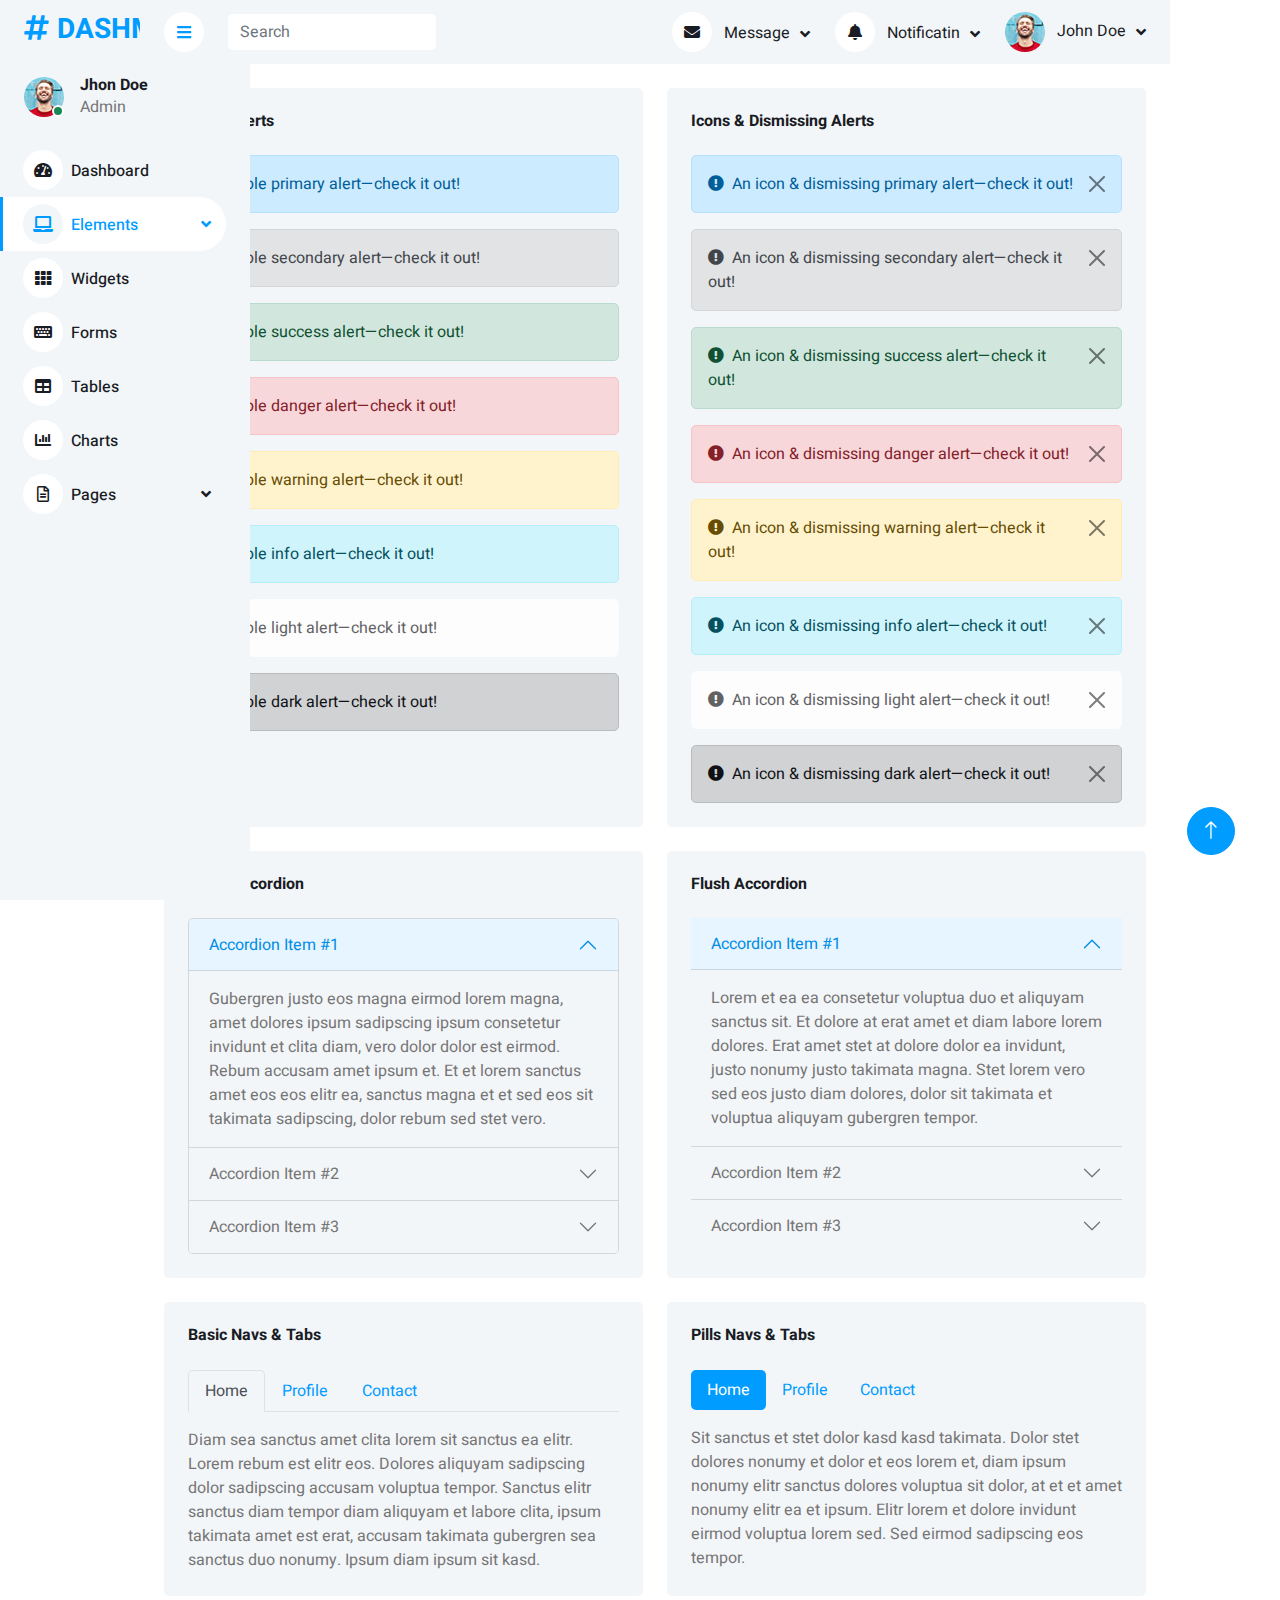
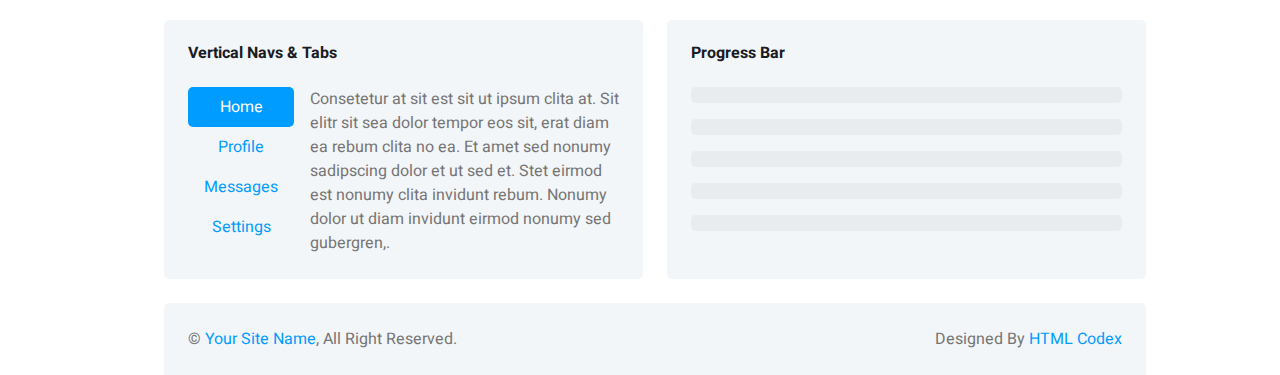
<file: element.html>
<!DOCTYPE html>
<html lang="en">

<head>
    <meta charset="utf-8">
    <title>DASHMIN - Bootstrap Admin Template</title>
    <meta content="width=device-width, initial-scale=1.0" name="viewport">
    <meta content="" name="keywords">
    <meta content="" name="description">

    <!-- Favicon -->
    <link href="img/favicon.ico" rel="icon">

    <!-- Google Web Fonts -->
    <link rel="preconnect" href="https://fonts.googleapis.com">
    <link rel="preconnect" href="https://fonts.gstatic.com" crossorigin>
    <link href="https://fonts.googleapis.com/css2?family=Heebo:wght@400;500;600;700&display=swap" rel="stylesheet">
    
    <!-- Icon Font Stylesheet -->
    <link href="https://cdnjs.cloudflare.com/ajax/libs/font-awesome/5.10.0/css/all.min.css" rel="stylesheet">
    <link href="https://cdn.jsdelivr.net/npm/bootstrap-icons@1.4.1/font/bootstrap-icons.css" rel="stylesheet">

    <!-- Libraries Stylesheet -->
    <link href="lib/owlcarousel/assets/owl.carousel.min.css" rel="stylesheet">
    <link href="lib/tempusdominus/css/tempusdominus-bootstrap-4.min.css" rel="stylesheet" />

    <!-- Customized Bootstrap Stylesheet -->
    <link href="css/bootstrap.min.css" rel="stylesheet">

    <!-- Template Stylesheet -->
    <link href="css/style.css" rel="stylesheet">
</head>

<body>
    <div class="container-xxl position-relative bg-white d-flex p-0">
        <!-- Spinner Start -->
        <div id="spinner" class="show bg-white position-fixed translate-middle w-100 vh-100 top-50 start-50 d-flex align-items-center justify-content-center">
            <div class="spinner-border text-primary" style="width: 3rem; height: 3rem;" role="status">
                <span class="sr-only">Loading...</span>
            </div>
        </div>
        <!-- Spinner End -->


        <!-- Sidebar Start -->
        <div class="sidebar pe-4 pb-3">
            <nav class="navbar bg-light navbar-light">
                <a href="index.html" class="navbar-brand mx-4 mb-3">
                    <h3 class="text-primary"><i class="fa fa-hashtag me-2"></i>DASHMIN</h3>
                </a>
                <div class="d-flex align-items-center ms-4 mb-4">
                    <div class="position-relative">
                        <img class="rounded-circle" src="img/user.jpg" alt="" style="width: 40px; height: 40px;">
                        <div class="bg-success rounded-circle border border-2 border-white position-absolute end-0 bottom-0 p-1"></div>
                    </div>
                    <div class="ms-3">
                        <h6 class="mb-0">Jhon Doe</h6>
                        <span>Admin</span>
                    </div>
                </div>
                <div class="navbar-nav w-100">
                    <a href="index.html" class="nav-item nav-link"><i class="fa fa-tachometer-alt me-2"></i>Dashboard</a>
                    <div class="nav-item dropdown">
                        <a href="#" class="nav-link dropdown-toggle active" data-bs-toggle="dropdown"><i class="fa fa-laptop me-2"></i>Elements</a>
                        <div class="dropdown-menu bg-transparent border-0">
                            <a href="button.html" class="dropdown-item">Buttons</a>
                            <a href="typography.html" class="dropdown-item">Typography</a>
                            <a href="element.html" class="dropdown-item active">Other Elements</a>
                        </div>
                    </div>
                    <a href="widget.html" class="nav-item nav-link"><i class="fa fa-th me-2"></i>Widgets</a>
                    <a href="form.html" class="nav-item nav-link"><i class="fa fa-keyboard me-2"></i>Forms</a>
                    <a href="table.html" class="nav-item nav-link"><i class="fa fa-table me-2"></i>Tables</a>
                    <a href="chart.html" class="nav-item nav-link"><i class="fa fa-chart-bar me-2"></i>Charts</a>
                    <div class="nav-item dropdown">
                        <a href="#" class="nav-link dropdown-toggle" data-bs-toggle="dropdown"><i class="far fa-file-alt me-2"></i>Pages</a>
                        <div class="dropdown-menu bg-transparent border-0">
                            <a href="signin.html" class="dropdown-item">Sign In</a>
                            <a href="signup.html" class="dropdown-item">Sign Up</a>
                            <a href="404.html" class="dropdown-item">404 Error</a>
                            <a href="blank.html" class="dropdown-item">Blank Page</a>
                        </div>
                    </div>
                </div>
            </nav>
        </div>
        <!-- Sidebar End -->


        <!-- Content Start -->
        <div class="content">
            <!-- Navbar Start -->
            <nav class="navbar navbar-expand bg-light navbar-light sticky-top px-4 py-0">
                <a href="index.html" class="navbar-brand d-flex d-lg-none me-4">
                    <h2 class="text-primary mb-0"><i class="fa fa-hashtag"></i></h2>
                </a>
                <a href="#" class="sidebar-toggler flex-shrink-0">
                    <i class="fa fa-bars"></i>
                </a>
                <form class="d-none d-md-flex ms-4">
                    <input class="form-control border-0" type="search" placeholder="Search">
                </form>
                <div class="navbar-nav align-items-center ms-auto">
                    <div class="nav-item dropdown">
                        <a href="#" class="nav-link dropdown-toggle" data-bs-toggle="dropdown">
                            <i class="fa fa-envelope me-lg-2"></i>
                            <span class="d-none d-lg-inline-flex">Message</span>
                        </a>
                        <div class="dropdown-menu dropdown-menu-end bg-light border-0 rounded-0 rounded-bottom m-0">
                            <a href="#" class="dropdown-item">
                                <div class="d-flex align-items-center">
                                    <img class="rounded-circle" src="img/user.jpg" alt="" style="width: 40px; height: 40px;">
                                    <div class="ms-2">
                                        <h6 class="fw-normal mb-0">Jhon send you a message</h6>
                                        <small>15 minutes ago</small>
                                    </div>
                                </div>
                            </a>
                            <hr class="dropdown-divider">
                            <a href="#" class="dropdown-item">
                                <div class="d-flex align-items-center">
                                    <img class="rounded-circle" src="img/user.jpg" alt="" style="width: 40px; height: 40px;">
                                    <div class="ms-2">
                                        <h6 class="fw-normal mb-0">Jhon send you a message</h6>
                                        <small>15 minutes ago</small>
                                    </div>
                                </div>
                            </a>
                            <hr class="dropdown-divider">
                            <a href="#" class="dropdown-item">
                                <div class="d-flex align-items-center">
                                    <img class="rounded-circle" src="img/user.jpg" alt="" style="width: 40px; height: 40px;">
                                    <div class="ms-2">
                                        <h6 class="fw-normal mb-0">Jhon send you a message</h6>
                                        <small>15 minutes ago</small>
                                    </div>
                                </div>
                            </a>
                            <hr class="dropdown-divider">
                            <a href="#" class="dropdown-item text-center">See all message</a>
                        </div>
                    </div>
                    <div class="nav-item dropdown">
                        <a href="#" class="nav-link dropdown-toggle" data-bs-toggle="dropdown">
                            <i class="fa fa-bell me-lg-2"></i>
                            <span class="d-none d-lg-inline-flex">Notificatin</span>
                        </a>
                        <div class="dropdown-menu dropdown-menu-end bg-light border-0 rounded-0 rounded-bottom m-0">
                            <a href="#" class="dropdown-item">
                                <h6 class="fw-normal mb-0">Profile updated</h6>
                                <small>15 minutes ago</small>
                            </a>
                            <hr class="dropdown-divider">
                            <a href="#" class="dropdown-item">
                                <h6 class="fw-normal mb-0">New user added</h6>
                                <small>15 minutes ago</small>
                            </a>
                            <hr class="dropdown-divider">
                            <a href="#" class="dropdown-item">
                                <h6 class="fw-normal mb-0">Password changed</h6>
                                <small>15 minutes ago</small>
                            </a>
                            <hr class="dropdown-divider">
                            <a href="#" class="dropdown-item text-center">See all notifications</a>
                        </div>
                    </div>
                    <div class="nav-item dropdown">
                        <a href="#" class="nav-link dropdown-toggle" data-bs-toggle="dropdown">
                            <img class="rounded-circle me-lg-2" src="img/user.jpg" alt="" style="width: 40px; height: 40px;">
                            <span class="d-none d-lg-inline-flex">John Doe</span>
                        </a>
                        <div class="dropdown-menu dropdown-menu-end bg-light border-0 rounded-0 rounded-bottom m-0">
                            <a href="#" class="dropdown-item">My Profile</a>
                            <a href="#" class="dropdown-item">Settings</a>
                            <a href="#" class="dropdown-item">Log Out</a>
                        </div>
                    </div>
                </div>
            </nav>
            <!-- Navbar End -->


            <!-- Other Elements Start -->
            <div class="container-fluid pt-4 px-4">
                <div class="row g-4">
                    <div class="col-sm-12 col-xl-6">
                        <div class="bg-light rounded h-100 p-4">
                            <h6 class="mb-4">Basic Alerts</h6>
                            <div class="alert alert-primary" role="alert">
                                A simple primary alert—check it out!
                            </div>
                            <div class="alert alert-secondary" role="alert">
                                A simple secondary alert—check it out!
                            </div>
                            <div class="alert alert-success" role="alert">
                                A simple success alert—check it out!
                            </div>
                            <div class="alert alert-danger" role="alert">
                                A simple danger alert—check it out!
                            </div>
                            <div class="alert alert-warning" role="alert">
                                A simple warning alert—check it out!
                            </div>
                            <div class="alert alert-info" role="alert">
                                A simple info alert—check it out!
                            </div>
                            <div class="alert alert-light" role="alert">
                                A simple light alert—check it out!
                            </div>
                            <div class="alert alert-dark mb-0" role="alert">
                                A simple dark alert—check it out!
                            </div>
                        </div>
                    </div>
                    <div class="col-sm-12 col-xl-6">
                        <div class="bg-light rounded h-100 p-4">
                            <h6 class="mb-4">Icons & Dismissing Alerts</h6>
                            <div class="alert alert-primary alert-dismissible fade show" role="alert">
                                <i class="fa fa-exclamation-circle me-2"></i>An icon & dismissing primary alert—check it out!
                                <button type="button" class="btn-close" data-bs-dismiss="alert" aria-label="Close"></button>
                            </div>
                            <div class="alert alert-secondary alert-dismissible fade show" role="alert">
                                <i class="fa fa-exclamation-circle me-2"></i>An icon & dismissing secondary alert—check it out!
                                <button type="button" class="btn-close" data-bs-dismiss="alert" aria-label="Close"></button>
                            </div>
                            <div class="alert alert-success alert-dismissible fade show" role="alert">
                                <i class="fa fa-exclamation-circle me-2"></i>An icon & dismissing success alert—check it out!
                                <button type="button" class="btn-close" data-bs-dismiss="alert" aria-label="Close"></button>
                            </div>
                            <div class="alert alert-danger alert-dismissible fade show" role="alert">
                                <i class="fa fa-exclamation-circle me-2"></i>An icon & dismissing danger alert—check it out!
                                <button type="button" class="btn-close" data-bs-dismiss="alert" aria-label="Close"></button>
                            </div>
                            <div class="alert alert-warning alert-dismissible fade show" role="alert">
                                <i class="fa fa-exclamation-circle me-2"></i>An icon & dismissing warning alert—check it out!
                                <button type="button" class="btn-close" data-bs-dismiss="alert" aria-label="Close"></button>
                            </div>
                            <div class="alert alert-info alert-dismissible fade show" role="alert">
                                <i class="fa fa-exclamation-circle me-2"></i>An icon & dismissing info alert—check it out!
                                <button type="button" class="btn-close" data-bs-dismiss="alert" aria-label="Close"></button>
                            </div>
                            <div class="alert alert-light alert-dismissible fade show" role="alert">
                                <i class="fa fa-exclamation-circle me-2"></i>An icon & dismissing light alert—check it out!
                                <button type="button" class="btn-close" data-bs-dismiss="alert" aria-label="Close"></button>
                            </div>
                            <div class="alert alert-dark alert-dismissible fade show mb-0" role="alert">
                                <i class="fa fa-exclamation-circle me-2"></i>An icon & dismissing dark alert—check it out!
                                <button type="button" class="btn-close" data-bs-dismiss="alert" aria-label="Close"></button>
                            </div>
                        </div>
                    </div>
                    <div class="col-sm-12 col-xl-6">
                        <div class="bg-light rounded h-100 p-4">
                            <h6 class="mb-4">Basic Accordion</h6>
                            <div class="accordion" id="accordionExample">
                                <div class="accordion-item">
                                    <h2 class="accordion-header" id="headingOne">
                                        <button class="accordion-button" type="button" data-bs-toggle="collapse"
                                            data-bs-target="#collapseOne" aria-expanded="true"
                                            aria-controls="collapseOne">
                                            Accordion Item #1
                                        </button>
                                    </h2>
                                    <div id="collapseOne" class="accordion-collapse collapse show"
                                        aria-labelledby="headingOne" data-bs-parent="#accordionExample">
                                        <div class="accordion-body">
                                            Gubergren justo eos magna eirmod lorem magna, amet dolores ipsum sadipscing ipsum consetetur invidunt et clita diam, vero dolor dolor est eirmod. Rebum accusam amet ipsum et. Et et lorem sanctus amet eos eos elitr ea, sanctus magna et et sed eos sit takimata sadipscing, dolor rebum sed stet vero.
                                        </div>
                                    </div>
                                </div>
                                <div class="accordion-item">
                                    <h2 class="accordion-header" id="headingTwo">
                                        <button class="accordion-button collapsed" type="button"
                                            data-bs-toggle="collapse" data-bs-target="#collapseTwo"
                                            aria-expanded="false" aria-controls="collapseTwo">
                                            Accordion Item #2
                                        </button>
                                    </h2>
                                    <div id="collapseTwo" class="accordion-collapse collapse"
                                        aria-labelledby="headingTwo" data-bs-parent="#accordionExample">
                                        <div class="accordion-body">
                                            Voluptua sit dolores consetetur ea et diam est et takimata. Et erat sadipscing dolores et stet diam ut ut diam, sit aliquyam no magna et dolore lorem dolor sit. Lorem lorem sed sed duo, eirmod sit diam ipsum sit erat, lorem sit dolor diam amet ea aliquyam tempor rebum invidunt,.
                                        </div>
                                    </div>
                                </div>
                                <div class="accordion-item">
                                    <h2 class="accordion-header" id="headingThree">
                                        <button class="accordion-button collapsed" type="button"
                                            data-bs-toggle="collapse" data-bs-target="#collapseThree"
                                            aria-expanded="false" aria-controls="collapseThree">
                                            Accordion Item #3
                                        </button>
                                    </h2>
                                    <div id="collapseThree" class="accordion-collapse collapse"
                                        aria-labelledby="headingThree" data-bs-parent="#accordionExample">
                                        <div class="accordion-body">
                                            Dolore eos dolor tempor justo sea eos amet eos kasd dolor, et diam tempor lorem dolores vero. Stet dolore gubergren nonumy diam. Consetetur sit takimata magna invidunt, dolore sea amet consetetur ea et rebum, invidunt et amet sit sea. Dolor eirmod sed magna sadipscing sadipscing lorem lorem sed, sit lorem.
                                        </div>
                                    </div>
                                </div>
                            </div>
                        </div>
                    </div>
                    <div class="col-sm-12 col-xl-6">
                        <div class="bg-light rounded h-100 p-4">
                            <h6 class="mb-4">Flush Accordion</h6>
                            <div class="accordion accordion-flush" id="accordionFlushExample">
                                <div class="accordion-item">
                                    <h2 class="accordion-header" id="flush-headingOne">
                                        <button class="accordion-button" type="button"
                                            data-bs-toggle="collapse" data-bs-target="#flush-collapseOne"
                                            aria-expanded="true" aria-controls="flush-collapseOne">
                                            Accordion Item #1
                                        </button>
                                    </h2>
                                    <div id="flush-collapseOne" class="accordion-collapse collapse show"
                                        aria-labelledby="flush-headingOne" data-bs-parent="#accordionFlushExample">
                                        <div class="accordion-body">
                                            Lorem et ea ea consetetur voluptua duo et aliquyam sanctus sit. Et dolore at erat amet et diam labore lorem dolores. Erat amet stet at dolore dolor ea invidunt, justo nonumy justo takimata magna. Stet lorem vero sed eos justo diam dolores, dolor sit takimata et voluptua aliquyam gubergren tempor.
                                        </div>
                                    </div>
                                </div>
                                <div class="accordion-item">
                                    <h2 class="accordion-header" id="flush-headingTwo">
                                        <button class="accordion-button collapsed" type="button"
                                            data-bs-toggle="collapse" data-bs-target="#flush-collapseTwo"
                                            aria-expanded="false" aria-controls="flush-collapseTwo">
                                            Accordion Item #2
                                        </button>
                                    </h2>
                                    <div id="flush-collapseTwo" class="accordion-collapse collapse"
                                        aria-labelledby="flush-headingTwo" data-bs-parent="#accordionFlushExample">
                                        <div class="accordion-body">
                                            Sea diam dolore aliquyam aliquyam diam et consetetur et. Accusam amet no invidunt invidunt et consetetur, magna ut nonumy kasd erat tempor dolor et. Diam magna dolor sed amet duo dolores magna vero. Amet sit sadipscing ea diam clita lorem sit. Vero et et et tempor diam. Ipsum eirmod sit.
                                        </div>
                                    </div>
                                </div>
                                <div class="accordion-item">
                                    <h2 class="accordion-header" id="flush-headingThree">
                                        <button class="accordion-button collapsed" type="button"
                                            data-bs-toggle="collapse" data-bs-target="#flush-collapseThree"
                                            aria-expanded="false" aria-controls="flush-collapseThree">
                                            Accordion Item #3
                                        </button>
                                    </h2>
                                    <div id="flush-collapseThree" class="accordion-collapse collapse"
                                        aria-labelledby="flush-headingThree" data-bs-parent="#accordionFlushExample">
                                        <div class="accordion-body">
                                            Sea sea sit sanctus magna gubergren kasd, magna justo ea lorem lorem. Elitr aliquyam ipsum clita consetetur duo at nonumy invidunt, invidunt eos dolore vero sit amet amet magna tempor clita, takimata diam justo stet erat et vero erat. Sit ipsum eirmod sea ut vero dolores sea clita nonumy, no.
                                        </div>
                                    </div>
                                </div>
                            </div>
                        </div>
                    </div>
                    <div class="col-sm-12 col-xl-6">
                        <div class="bg-light rounded h-100 p-4">
                            <h6 class="mb-4">Basic Navs & Tabs</h6>
                            <nav>
                                <div class="nav nav-tabs" id="nav-tab" role="tablist">
                                    <button class="nav-link active" id="nav-home-tab" data-bs-toggle="tab"
                                        data-bs-target="#nav-home" type="button" role="tab" aria-controls="nav-home"
                                        aria-selected="true">Home</button>
                                    <button class="nav-link" id="nav-profile-tab" data-bs-toggle="tab"
                                        data-bs-target="#nav-profile" type="button" role="tab"
                                        aria-controls="nav-profile" aria-selected="false">Profile</button>
                                    <button class="nav-link" id="nav-contact-tab" data-bs-toggle="tab"
                                        data-bs-target="#nav-contact" type="button" role="tab"
                                        aria-controls="nav-contact" aria-selected="false">Contact</button>
                                </div>
                            </nav>
                            <div class="tab-content pt-3" id="nav-tabContent">
                                <div class="tab-pane fade show active" id="nav-home" role="tabpanel" aria-labelledby="nav-home-tab">
                                    Diam sea sanctus amet clita lorem sit sanctus ea elitr. Lorem rebum est elitr eos. Dolores aliquyam sadipscing dolor sadipscing accusam voluptua tempor. Sanctus elitr sanctus diam tempor diam aliquyam et labore clita, ipsum takimata amet est erat, accusam takimata gubergren sea sanctus duo nonumy. Ipsum diam ipsum sit kasd.
                                </div>
                                <div class="tab-pane fade" id="nav-profile" role="tabpanel" aria-labelledby="nav-profile-tab">
                                    Sanctus vero sit kasd sea gubergren takimata consetetur elitr elitr, consetetur sadipscing takimata ipsum dolores. Accusam duo accusam et labore ea elitr ipsum tempor sit, dolore aliquyam ipsum sit amet sit. Et dolore ipsum labore invidunt rebum. Sed dolore gubergren sanctus vero diam lorem rebum elitr, erat diam dolor clita.
                                </div>
                                <div class="tab-pane fade" id="nav-contact" role="tabpanel" aria-labelledby="nav-contact-tab">
                                    Sit consetetur eirmod lorem ea magna sadipscing ipsum elitr invidunt, dolores lorem erat ipsum ut aliquyam eos lorem sed. Nonumy aliquyam ea justo eos dolores dolores duo dolores. Aliquyam dolor sea dolores sit takimata no erat vero. At lorem justo tempor lorem duo, stet kasd aliquyam ipsum voluptua labore at.
                                </div>
                            </div>
                        </div>
                    </div>
                    <div class="col-sm-12 col-xl-6">
                        <div class="bg-light rounded h-100 p-4">
                            <h6 class="mb-4">Pills Navs & Tabs</h6>
                            <ul class="nav nav-pills mb-3" id="pills-tab" role="tablist">
                                <li class="nav-item" role="presentation">
                                    <button class="nav-link active" id="pills-home-tab" data-bs-toggle="pill"
                                        data-bs-target="#pills-home" type="button" role="tab" aria-controls="pills-home"
                                        aria-selected="true">Home</button>
                                </li>
                                <li class="nav-item" role="presentation">
                                    <button class="nav-link" id="pills-profile-tab" data-bs-toggle="pill"
                                        data-bs-target="#pills-profile" type="button" role="tab"
                                        aria-controls="pills-profile" aria-selected="false">Profile</button>
                                </li>
                                <li class="nav-item" role="presentation">
                                    <button class="nav-link" id="pills-contact-tab" data-bs-toggle="pill"
                                        data-bs-target="#pills-contact" type="button" role="tab"
                                        aria-controls="pills-contact" aria-selected="false">Contact</button>
                                </li>
                            </ul>
                            <div class="tab-content" id="pills-tabContent">
                                <div class="tab-pane fade show active" id="pills-home" role="tabpanel" aria-labelledby="pills-home-tab">
                                    Sit sanctus et stet dolor kasd kasd takimata. Dolor stet dolores nonumy et dolor et eos lorem et, diam ipsum nonumy elitr sanctus dolores voluptua sit dolor, at et et amet nonumy elitr ea et ipsum. Elitr lorem et dolore invidunt eirmod voluptua lorem sed. Sed eirmod sadipscing eos tempor.
                                </div>
                                <div class="tab-pane fade" id="pills-profile" role="tabpanel" aria-labelledby="pills-profile-tab">
                                    Invidunt rebum voluptua lorem eirmod dolore. Amet no sed sanctus lorem ea. Nonumy sit stet sit magna. Rebum rebum ipsum clita erat consetetur, sit dolor sit clita et amet. Est et clita dolore takimata, sea dolores tempor erat consetetur lorem. Consetetur sea sadipscing dolor et dolores et stet, tempor elitr.
                                </div>
                                <div class="tab-pane fade" id="pills-contact" role="tabpanel" aria-labelledby="pills-contact-tab">
                                    Et diam et est sed vero ipsum voluptua dolor et, sit eos justo ipsum no ipsum amet sed aliquyam dolore, ut ipsum sanctus et consetetur. Sit ea sit clita lorem ea gubergren. Et dolore vero sanctus voluptua ipsum sadipscing amet at. Et sed dolore voluptua dolor eos tempor, erat amet.
                                </div>
                            </div>
                        </div>
                    </div>
                    <div class="col-sm-12 col-xl-6">
                        <div class="bg-light rounded h-100 p-4">
                            <h6 class="mb-4">Vertical Navs & Tabs</h6>
                            <div class="d-flex align-items-start">
                                <div class="nav flex-column nav-pills me-3" id="v-pills-tab" role="tablist"
                                    aria-orientation="vertical">
                                    <button class="nav-link active" id="v-pills-home-tab" data-bs-toggle="pill"
                                        data-bs-target="#v-pills-home" type="button" role="tab"
                                        aria-controls="v-pills-home" aria-selected="true">Home</button>
                                    <button class="nav-link" id="v-pills-profile-tab" data-bs-toggle="pill"
                                        data-bs-target="#v-pills-profile" type="button" role="tab"
                                        aria-controls="v-pills-profile" aria-selected="false">Profile</button>
                                    <button class="nav-link" id="v-pills-messages-tab" data-bs-toggle="pill"
                                        data-bs-target="#v-pills-messages" type="button" role="tab"
                                        aria-controls="v-pills-messages" aria-selected="false">Messages</button>
                                    <button class="nav-link" id="v-pills-settings-tab" data-bs-toggle="pill"
                                        data-bs-target="#v-pills-settings" type="button" role="tab"
                                        aria-controls="v-pills-settings" aria-selected="false">Settings</button>
                                </div>
                                <div class="tab-content" id="v-pills-tabContent">
                                    <div class="tab-pane fade show active" id="v-pills-home" role="tabpanel" aria-labelledby="v-pills-home-tab">
                                        Consetetur at sit est sit ut ipsum clita at. Sit elitr sit sea dolor tempor eos sit, erat diam ea rebum clita no ea. Et amet sed nonumy sadipscing dolor et ut sed et. Stet eirmod est nonumy clita invidunt rebum. Nonumy dolor ut diam invidunt eirmod nonumy sed gubergren,.
                                    </div>
                                    <div class="tab-pane fade" id="v-pills-profile" role="tabpanel" aria-labelledby="v-pills-profile-tab">
                                        Tempor et kasd accusam duo et dolor no accusam dolore, dolor sed voluptua duo no, sit et stet lorem dolor ipsum tempor consetetur vero, consetetur est eos sit eirmod erat diam accusam sadipscing sit. Takimata erat ea eirmod tempor elitr dolore sadipscing kasd justo, elitr tempor sed eos sadipscing magna.
                                    </div>
                                    <div class="tab-pane fade" id="v-pills-messages" role="tabpanel" aria-labelledby="v-pills-messages-tab">
                                        Sed kasd kasd ea clita sed lorem amet tempor est voluptua, labore stet dolores gubergren clita lorem sed nonumy at. Dolores et ut erat voluptua. Est voluptua stet accusam rebum, elitr amet sit takimata sea eirmod. Sanctus elitr amet sit dolore sea stet et ut. Dolor et sanctus elitr ut.
                                    </div>
                                    <div class="tab-pane fade" id="v-pills-settings" role="tabpanel" aria-labelledby="v-pills-settings-tab">
                                        Sit et vero kasd sea et at, aliquyam takimata et et est, labore et takimata sed ut stet sanctus, nonumy dolor invidunt sit labore et, amet et dolor sit dolor tempor et dolor ipsum nonumy, accusam clita sadipscing ut et labore labore est, dolore accusam vero at est sit. Invidunt.
                                    </div>
                                </div>
                            </div>
                        </div>
                    </div>
                    <div class="col-sm-12 col-xl-6">
                        <div class="bg-light rounded h-100 p-4">
                            <h6 class="mb-4">Progress Bar</h6>
                            <div class="pg-bar mb-3">
                                <div class="progress">
                                    <div class="progress-bar progress-bar-striped" role="progressbar" aria-valuenow="10" aria-valuemin="0" aria-valuemax="100"></div>
                                </div>
                            </div>
                            <div class="pg-bar mb-3">
                                <div class="progress">
                                    <div class="progress-bar progress-bar-striped bg-success" role="progressbar" aria-valuenow="25" aria-valuemin="0" aria-valuemax="100"></div>
                                </div>
                            </div>
                            <div class="pg-bar mb-3">
                                <div class="progress">
                                    <div class="progress-bar progress-bar-striped bg-info" role="progressbar" aria-valuenow="50" aria-valuemin="0" aria-valuemax="100"></div>
                                </div>
                            </div>
                            <div class="pg-bar mb-3">
                                <div class="progress">
                                    <div class="progress-bar progress-bar-striped bg-warning" role="progressbar" aria-valuenow="75" aria-valuemin="0" aria-valuemax="100"></div>
                                </div>
                            </div>
                            <div class="pg-bar mb-0">
                                <div class="progress">
                                    <div class="progress-bar progress-bar-striped bg-danger" role="progressbar" aria-valuenow="100" aria-valuemin="0" aria-valuemax="100"></div>
                                </div>
                            </div>
                        </div>
                    </div>
                </div>
            </div>
            <!-- Other Elements End -->


            <!-- Footer Start -->
            <div class="container-fluid pt-4 px-4">
                <div class="bg-light rounded-top p-4">
                    <div class="row">
                        <div class="col-12 col-sm-6 text-center text-sm-start">
                            &copy; <a href="#">Your Site Name</a>, All Right Reserved. 
                        </div>
                        <div class="col-12 col-sm-6 text-center text-sm-end">
                            <!--/*** This template is free as long as you keep the footer author’s credit link/attribution link/backlink. If you'd like to use the template without the footer author’s credit link/attribution link/backlink, you can purchase the Credit Removal License from "https://htmlcodex.com/credit-removal". Thank you for your support. ***/-->
                            Designed By <a href="https://htmlcodex.com">HTML Codex</a>
                        </div>
                    </div>
                </div>
            </div>
            <!-- Footer End -->
        </div>
        <!-- Content End -->


        <!-- Back to Top -->
        <a href="#" class="btn btn-lg btn-primary btn-lg-square back-to-top"><i class="bi bi-arrow-up"></i></a>
    </div>

    <!-- JavaScript Libraries -->
    <script src="https://code.jquery.com/jquery-3.4.1.min.js"></script>
    <script src="https://cdn.jsdelivr.net/npm/bootstrap@5.0.0/dist/js/bootstrap.bundle.min.js"></script>
    <script src="lib/chart/chart.min.js"></script>
    <script src="lib/easing/easing.min.js"></script>
    <script src="lib/waypoints/waypoints.min.js"></script>
    <script src="lib/owlcarousel/owl.carousel.min.js"></script>
    <script src="lib/tempusdominus/js/moment.min.js"></script>
    <script src="lib/tempusdominus/js/moment-timezone.min.js"></script>
    <script src="lib/tempusdominus/js/tempusdominus-bootstrap-4.min.js"></script>

    <!-- Template Javascript -->
    <script src="js/main.js"></script>
</body>

</html>
</file>
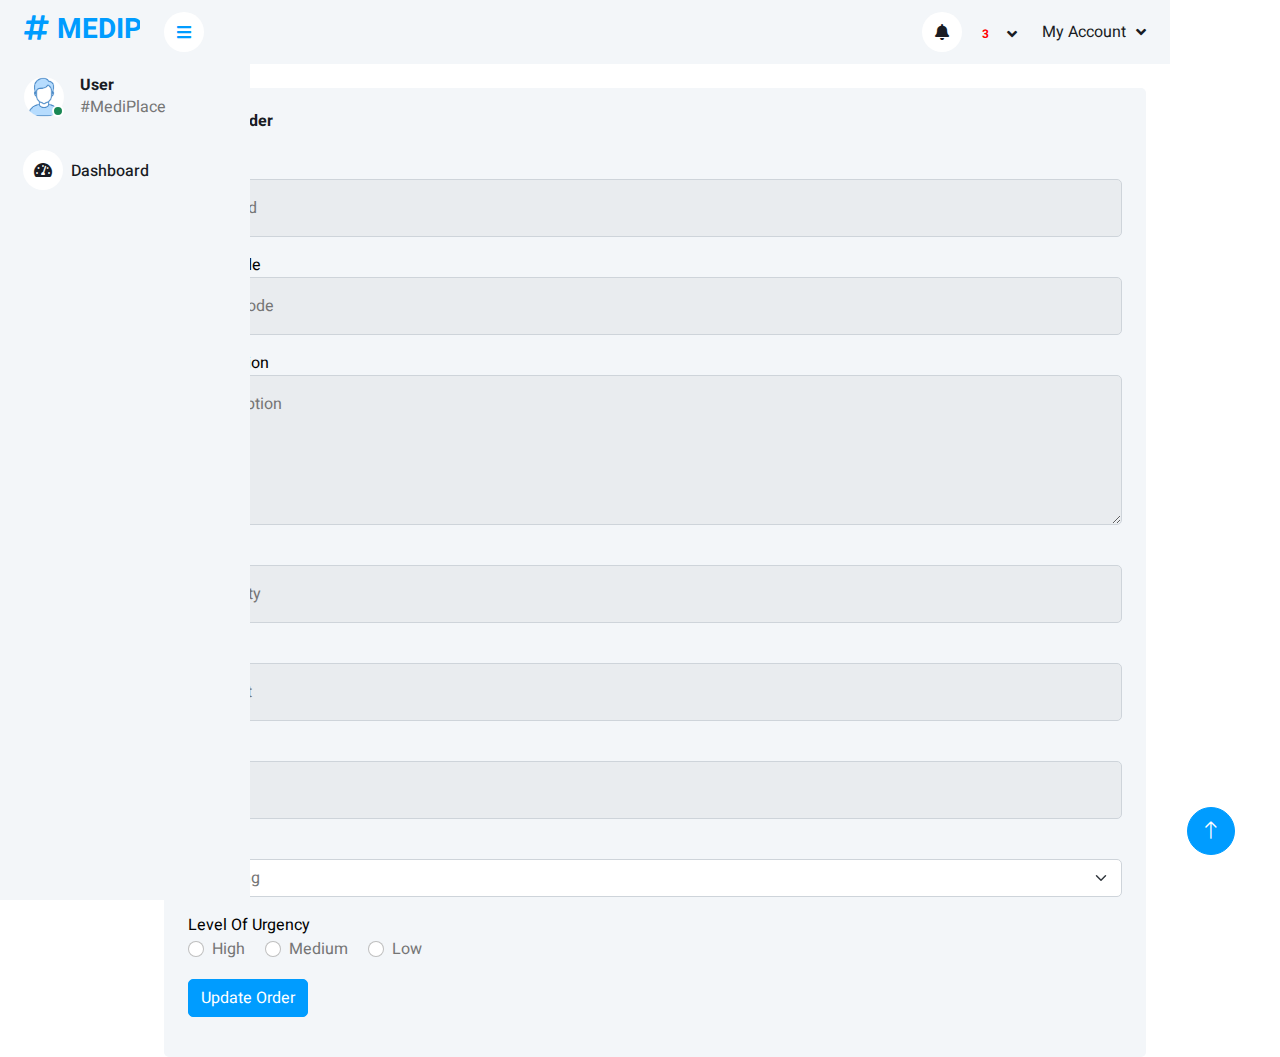
<file: form-desc.html>
<!DOCTYPE html>
<html lang="en">

<head>
    <meta charset="utf-8">
    <title>DASHMIN - Bootstrap Admin Template</title>
    <meta content="width=device-width, initial-scale=1.0" name="viewport">
    <meta content="" name="keywords">
    <meta content="" name="description">

    <!-- Favicon -->
    <link href="img/favicon.ico" rel="icon">

    <!-- Google Web Fonts -->
    <link rel="preconnect" href="https://fonts.googleapis.com">
    <link rel="preconnect" href="https://fonts.gstatic.com" crossorigin>
    <link href="https://fonts.googleapis.com/css2?family=Heebo:wght@400;500;600;700&display=swap" rel="stylesheet">
    
    <!-- Icon Font Stylesheet -->
    <link href="https://cdnjs.cloudflare.com/ajax/libs/font-awesome/5.10.0/css/all.min.css" rel="stylesheet">
    <link href="https://cdn.jsdelivr.net/npm/bootstrap-icons@1.4.1/font/bootstrap-icons.css" rel="stylesheet">

    <!-- Libraries Stylesheet -->
    <link href="lib/owlcarousel/assets/owl.carousel.min.css" rel="stylesheet">
    <link href="lib/tempusdominus/css/tempusdominus-bootstrap-4.min.css" rel="stylesheet" />

    <!-- Customized Bootstrap Stylesheet -->
    <link href="css/bootstrap.min.css" rel="stylesheet">

    <!-- Template Stylesheet -->
    <link href="css/style.css" rel="stylesheet">
</head>

<body>
    <div class="container-xxl position-relative bg-white d-flex p-0">
        <!-- Spinner Start -->
        <div id="spinner" class="show bg-white position-fixed translate-middle w-100 vh-100 top-50 start-50 d-flex align-items-center justify-content-center">
            <div class="spinner-border text-primary" style="width: 3rem; height: 3rem;" role="status">
                <span class="sr-only">Loading...</span>
            </div>
        </div>
        <!-- Spinner End -->


        <!-- Sidebar Start -->
        <div class="sidebar pe-4 pb-3">
            <nav class="navbar bg-light navbar-light">
                <a href="index.html" class="navbar-brand mx-4 mb-3">
                    <h3 class="text-primary"><i class="fa fa-hashtag me-2"></i>MEDIPLACE</h3>
                </a>
                <div class="d-flex align-items-center ms-4 mb-4">
                    <div class="position-relative">
                        <img class="rounded-circle" src="img/user.png" alt="" style="width: 40px; height: 40px;">
                        <div class="bg-success rounded-circle border border-2 border-white position-absolute end-0 bottom-0 p-1"></div>
                    </div>
                    <div class="ms-3">
                        <h6 class="mb-0">User</h6>
                        <span id="userName">#MediPlace</span>
                    </div>
                </div>
                <div class="navbar-nav w-100">
                    <a href="table.html" class="nav-item nav-link"><i class="fa fa-tachometer-alt me-2"></i>Dashboard</a>
                </div>
            </nav>
        </div>
        <!-- Sidebar End -->


        <!-- Content Start -->
        <div class="content">
            <!-- Navbar Start -->
            <nav class="navbar navbar-expand bg-light navbar-light sticky-top px-4 py-0">
                <a href="index.html" class="navbar-brand d-flex d-lg-none me-4">
                    <h2 class="text-primary mb-0"><i class="fa fa-hashtag"></i></h2>
                </a>
                <a href="#" class="sidebar-toggler flex-shrink-0">
                    <i class="fa fa-bars"></i>
                </a>
                <div class="navbar-nav align-items-center ms-auto">
                    <div class="nav-item dropdown" hidden>
                        <a href="#" class="nav-link dropdown-toggle" data-bs-toggle="dropdown">
                            <i class="fa fa-user-circle me-lg-2"></i>
                            <span class="d-none d-lg-inline-flex">Account</span>
                        </a>
                        <div class="dropdown-menu dropdown-menu-end bg-light border-0 rounded-0 rounded-bottom m-0">
                            <a href="#" class="dropdown-item">
                                <div class="d-flex align-items-left">
                                    <div class="ms-2">
                                        <small>15 minutes ago</small>
                                    </div>
                                </div>
                            </a>
                        </div>
                    </div>
                    <div class="nav-item dropdown" id="navHide">
                        <a href="#" class="nav-link dropdown-toggle" data-bs-toggle="dropdown" onclick="updateNotifications()">
                            <i class="fa fa-bell me-lg-2"></i>
                            <span class="d-none d-lg-inline-flex badge" style="color: red" id="notify" onclick="updateNotifications()">3</span>
                        </a>
                        <div class="dropdown-menu dropdown-menu-end bg-light border-0 rounded-0 rounded-bottom m-0">
                            <a href="#" class="dropdown-item">
                                <h6 class="fw-normal mb-0" id="notifiyMessage">Profile updated</h6>
                            </a>
                        </div>
                    </div>
                    <div class="nav-item dropdown">
                        <a href="#" class="nav-link dropdown-toggle" data-bs-toggle="dropdown">
                            <span class="d-none d-lg-inline-flex">My Account</span>
                        </a>
                        <div class="dropdown-menu dropdown-menu-end bg-light border-0 rounded-0 rounded-bottom m-0">
                            <a href="#" onclick="logOut()" class="dropdown-item">Log Out</a>
                        </div>
                    </div>
                </div>
            </nav>
            <!-- Navbar End -->


            <!-- Form Start -->
            <div class="container-fluid pt-4 px-4">
                <div class="row g-4">
                    <!-- My Form -->
                    <div class="col-sm-12 col-xl-12">
                        <div class="bg-light rounded h-100 p-4">
                            <h6 class="mb-4">Place Order</h6>

                            <label for="itemCode" style="color:black">Order Id</label>
                            <div class="form-floating mb-3">
                                <input type="text" class="form-control" id="orderId"
                                    placeholder="1352571" disabled>
                                <label for="itemCode" id="labelOrderId">Order Id</label>
                            </div>

                            <label for="itemCode" style="color:black">Item Code</label>
                            <div class="form-floating mb-3">
                                <input type="text" class="form-control" id="itemCode"
                                    placeholder="1352571" disabled>
                                <label for="itemCode" id="labelItemCode">Item Code</label>
                            </div>

                            <label for="description" style="color:black">Description</label>
                            <div class="form-floating mb-3">
                                <textarea class="form-control" placeholder="Description"
                                    id="description" style="height: 150px;" disabled></textarea>
                                <label for="description" id="labelDesc">Description</label>
                            </div>

                            <label for="quantity" style="color:black">Quantity</label>
                            <div class="form-floating mb-3">
                                <input type="text" class="form-control" id="quantity"
                                    placeholder="10000" disabled>
                                <label for="quantity" id="labelQuantity">Quantity</label>
                            </div>

                            <label for="patient" style="color:black">Patient</label>
                            <div class="form-floating mb-3">
                                <input type="text" class="form-control" id="patient"
                                    placeholder="Kamal De Silva" disabled>
                                <label for="patient" id="labelPatient">Patient</label>
                            </div>

                            <label for="bht" style="color:black">BHT</label>
                            <div class="form-floating mb-3">
                                <input type="text" class="form-control" id="bht"
                                    placeholder="10928267" disabled>
                                <label for="bht" id="labelBHT">BHT</label>
                            </div>

                            <label style="color:black">Status</label>
                            <select class="form-select mb-3" aria-label="Default select example" id="statusVal">
                                <option value="1" id="1">Pending</option>
                                <option value="2" id="2">Accepted</option>
                                <option value="3" id="1">Delivered To Hospital</option>
                                <option value="4" id="1">Ordered From Supplier</option>
                                <option value="5" id="1">Delivered To MSD</option>
                                <option value="6" id="1">Out Of Stock</option>
                            </select>

                            <label for="inlineRadioOptions" style="color:black">Level Of Urgency</label>
                            <br>
                            <div class="form-floating mb-3">
                                <div class="form-check form-check-inline">
                                    <input class="form-check-input" type="radio" name="inlineRadioOptions" id="inlineRadio1"
                                        value="High">
                                    <label class="form-check-label" for="inlineRadio1">High</label>
                                </div>
                                <div class="form-check form-check-inline">
                                    <input class="form-check-input" type="radio" name="inlineRadioOptions" id="inlineRadio2"
                                        value="Medium">
                                    <label class="form-check-label" for="inlineRadio2">Medium</label>
                                </div>
                                <div class="form-check form-check-inline">
                                    <input class="form-check-input" type="radio" name="inlineRadioOptions" id="inlineRadio3"
                                        value="Low">
                                    <label class="form-check-label" for="inlineRadio3">Low</label>
                                </div>
                            </div>
                            <div class="form-floating mb-3">
                                <button type="submit" class="btn btn-primary" id="updateOrder" onclick="update()">Update Order</button>
                            </div>
                        </div>
                    </div>

                    <!-- My Form -->


                    <!-- <div class="col-sm-12 col-xl-6">
                        <div class="bg-light rounded h-100 p-4">
                            <h6 class="mb-4">Basic Form</h6>
                            <form>
                                <div class="mb-3">
                                    <label for="exampleInputEmail1" class="form-label">Email address</label>
                                    <input type="email" class="form-control" id="exampleInputEmail1"
                                        aria-describedby="emailHelp">
                                    <div id="emailHelp" class="form-text">We'll never share your email with anyone else.
                                    </div>
                                </div>
                                <div class="mb-3">
                                    <label for="exampleInputPassword1" class="form-label">Password</label>
                                    <input type="password" class="form-control" id="exampleInputPassword1">
                                </div>
                                <div class="mb-3 form-check">
                                    <input type="checkbox" class="form-check-input" id="exampleCheck1">
                                    <label class="form-check-label" for="exampleCheck1">Check me out</label>
                                </div>
                                <button type="submit" class="btn btn-primary">Sign in</button>
                            </form>
                        </div>
                    </div>
                    <div class="col-sm-12 col-xl-6">
                        <div class="bg-light rounded h-100 p-4">
                            <h6 class="mb-4">Horizontal Form</h6>
                            <form>
                                <div class="row mb-3">
                                    <label for="inputEmail3" class="col-sm-2 col-form-label">Email</label>
                                    <div class="col-sm-10">
                                        <input type="email" class="form-control" id="inputEmail3">
                                    </div>
                                </div>
                                <div class="row mb-3">
                                    <label for="inputPassword3" class="col-sm-2 col-form-label">Password</label>
                                    <div class="col-sm-10">
                                        <input type="password" class="form-control" id="inputPassword3">
                                    </div>
                                </div>
                                <fieldset class="row mb-3">
                                    <legend class="col-form-label col-sm-2 pt-0">Radios</legend>
                                    <div class="col-sm-10">
                                        <div class="form-check">
                                            <input class="form-check-input" type="radio" name="gridRadios"
                                                id="gridRadios1" value="option1" checked>
                                            <label class="form-check-label" for="gridRadios1">
                                                First radio
                                            </label>
                                        </div>
                                        <div class="form-check">
                                            <input class="form-check-input" type="radio" name="gridRadios"
                                                id="gridRadios2" value="option2">
                                            <label class="form-check-label" for="gridRadios2">
                                                Second radio
                                            </label>
                                        </div>
                                    </div>
                                </fieldset>
                                <div class="row mb-3">
                                    <legend class="col-form-label col-sm-2 pt-0">Checkbox</legend>
                                    <div class="col-sm-10">
                                        <div class="form-check">
                                            <input class="form-check-input" type="checkbox" id="gridCheck1">
                                            <label class="form-check-label" for="gridCheck1">
                                                Check me out
                                            </label>
                                        </div>
                                    </div>
                                </div>
                                <button type="submit" class="btn btn-primary">Sign in</button>
                            </form>
                        </div>
                    </div>
                    
                    <div class="col-sm-12 col-xl-6">
                        <div class="bg-light rounded h-100 p-4">
                            <h6 class="mb-4">File Input</h6>
                            <div class="mb-3">
                                <label for="formFile" class="form-label">Default file input example</label>
                                <input class="form-control" type="file" id="formFile">
                            </div>
                            <div class="mb-3">
                                <label for="formFileMultiple" class="form-label">Multiple files input example</label>
                                <input class="form-control" type="file" id="formFileMultiple" multiple>
                            </div>
                            <div class="mb-3">
                                <label for="formFileSm" class="form-label">Small file input example</label>
                                <input class="form-control form-control-sm" id="formFileSm" type="file">
                            </div>
                            <div>
                                <label for="formFileLg" class="form-label">Large file input example</label>
                                <input class="form-control form-control-lg" id="formFileLg" type="file">
                            </div>
                        </div>
                    </div>
                    <div class="col-sm-12 col-xl-6">
                        <div class="bg-light rounded h-100 p-4">
                            <h6 class="mb-4">Select</h6>
                            <select class="form-select form-select-sm mb-3" aria-label=".form-select-sm example">
                                <option selected>Open this select menu</option>
                                <option value="1">One</option>
                                <option value="2">Two</option>
                                <option value="3">Three</option>
                            </select>
                            <select class="form-select mb-3" aria-label="Default select example">
                                <option selected>Open this select menu</option>
                                <option value="1">One</option>
                                <option value="2">Two</option>
                                <option value="3">Three</option>
                            </select>
                            <select class="form-select form-select-lg mb-3" aria-label=".form-select-lg example">
                                <option selected>Open this select menu</option>
                                <option value="1">One</option>
                                <option value="2">Two</option>
                                <option value="3">Three</option>
                            </select>
                            <select class="form-select" multiple aria-label="multiple select example">
                                <option selected>Open this select menu</option>
                                <option value="1">One</option>
                                <option value="2">Two</option>
                                <option value="3">Three</option>
                            </select>
                        </div>
                    </div>
                    <div class="col-sm-12 col-xl-6">
                        <div class="bg-light rounded h-100 p-4">
                            <h6 class="mb-4">Check, Radio & Switch</h6>
                            <div class="form-check">
                                <input class="form-check-input" type="checkbox" value="" id="flexCheckDefault">
                                <label class="form-check-label" for="flexCheckDefault">
                                    Default checkbox
                                </label>
                            </div>
                            <div class="form-check">
                                <input class="form-check-input" type="checkbox" value="" id="flexCheckChecked" checked>
                                <label class="form-check-label" for="flexCheckChecked">
                                    Checked checkbox
                                </label>
                            </div>
                            <div class="form-check form-check-inline">
                                <input class="form-check-input" type="checkbox" id="inlineCheckbox1" value="option1">
                                <label class="form-check-label" for="inlineCheckbox1">1</label>
                            </div>
                            <div class="form-check form-check-inline">
                                <input class="form-check-input" type="checkbox" id="inlineCheckbox2" value="option2">
                                <label class="form-check-label" for="inlineCheckbox2">2</label>
                            </div>
                            <div class="form-check form-check-inline">
                                <input class="form-check-input" type="checkbox" id="inlineCheckbox3" value="option3"
                                    disabled>
                                <label class="form-check-label" for="inlineCheckbox3">3 (disabled)</label>
                            </div>
                            <hr>
                            <div class="form-check">
                                <input class="form-check-input" type="radio" name="flexRadioDefault"
                                    id="flexRadioDefault1">
                                <label class="form-check-label" for="flexRadioDefault1">
                                    Default radio
                                </label>
                            </div>
                            <div class="form-check">
                                <input class="form-check-input" type="radio" name="flexRadioDefault"
                                    id="flexRadioDefault2" checked>
                                <label class="form-check-label" for="flexRadioDefault2">
                                    Default checked radio
                                </label>
                            </div>
                            <div class="form-check form-check-inline">
                                <input class="form-check-input" type="radio" name="inlineRadioOptions" id="inlineRadio1"
                                    value="option1">
                                <label class="form-check-label" for="inlineRadio1">1</label>
                            </div>
                            <div class="form-check form-check-inline">
                                <input class="form-check-input" type="radio" name="inlineRadioOptions" id="inlineRadio2"
                                    value="option2">
                                <label class="form-check-label" for="inlineRadio2">2</label>
                            </div>
                            <div class="form-check form-check-inline">
                                <input class="form-check-input" type="radio" name="inlineRadioOptions" id="inlineRadio3"
                                    value="option3" disabled>
                                <label class="form-check-label" for="inlineRadio3">3 (disabled)</label>
                            </div>
                            <hr>
                            <div class="form-check form-switch">
                                <input class="form-check-input" type="checkbox" role="switch"
                                    id="flexSwitchCheckDefault">
                                <label class="form-check-label" for="flexSwitchCheckDefault">Default switch checkbox
                                    input</label>
                            </div>
                            <div class="form-check form-switch">
                                <input class="form-check-input" type="checkbox" role="switch"
                                    id="flexSwitchCheckChecked" checked>
                                <label class="form-check-label" for="flexSwitchCheckChecked">Checked switch checkbox
                                    input</label>
                            </div>
                            <div class="form-check form-switch">
                                <input class="form-check-input" type="checkbox" role="switch"
                                    id="flexSwitchCheckDisabled" disabled>
                                <label class="form-check-label" for="flexSwitchCheckDisabled">Disabled switch checkbox
                                    input</label>
                            </div>
                            <div class="form-check form-switch">
                                <input class="form-check-input" type="checkbox" role="switch"
                                    id="flexSwitchCheckCheckedDisabled" checked disabled>
                                <label class="form-check-label" for="flexSwitchCheckCheckedDisabled">Disabled checked
                                    switch checkbox input</label>
                            </div>
                        </div>
                    </div>
                    <div class="col-sm-12 col-xl-6">
                        <div class="bg-light rounded h-100 p-4">
                            <h6 class="mb-4">Input Group</h6>
                            <div class="input-group mb-3">
                                <span class="input-group-text" id="basic-addon1">@</span>
                                <input type="text" class="form-control" placeholder="Username" aria-label="Username"
                                    aria-describedby="basic-addon1">
                            </div>
                            <div class="input-group mb-3">
                                <input type="text" class="form-control" placeholder="Recipient's username"
                                    aria-label="Recipient's username" aria-describedby="basic-addon2">
                                <span class="input-group-text" id="basic-addon2">@example.com</span>
                            </div>
                            <label for="basic-url" class="form-label">Your vanity URL</label>
                            <div class="input-group mb-3">
                                <span class="input-group-text" id="basic-addon3">https://example.com/users/</span>
                                <input type="text" class="form-control" id="basic-url" aria-describedby="basic-addon3">
                            </div>
                            <div class="input-group mb-3">
                                <span class="input-group-text">$</span>
                                <input type="text" class="form-control" aria-label="Amount (to the nearest dollar)">
                                <span class="input-group-text">.00</span>
                            </div>
                            <div class="input-group mb-3">
                                <input type="text" class="form-control" placeholder="Username" aria-label="Username">
                                <span class="input-group-text">@</span>
                                <input type="text" class="form-control" placeholder="Server" aria-label="Server">
                            </div>
                            <div class="input-group">
                                <span class="input-group-text">With textarea</span>
                                <textarea class="form-control" aria-label="With textarea"></textarea>
                            </div>
                        </div>
                    </div>
                    <div class="col-sm-12 col-xl-6">
                        <div class="bg-light rounded h-100 p-4">
                            <h6 class="mb-4">Sizing</h6>
                            <input class="form-control form-control-lg mb-3" type="text" placeholder=".form-control-lg"
                                aria-label=".form-control-lg example">
                            <input class="form-control mb-3" type="text" placeholder="Default input"
                                aria-label="default input example">
                            <input class="form-control form-control-sm" type="text" placeholder=".form-control-sm"
                                aria-label=".form-control-sm example">
                        </div>
                    </div> -->
                </div>
            </div>
            <!-- Form End -->


            <!-- Footer Start -->

            <!-- Footer End -->
        </div>
        <!-- Content End -->


        <!-- Back to Top -->
        <a href="#" class="btn btn-lg btn-primary btn-lg-square back-to-top"><i class="bi bi-arrow-up"></i></a>
    </div>

    <!-- JavaScript Libraries -->
    <script src="https://code.jquery.com/jquery-3.4.1.min.js"></script>
    <script src="https://cdn.jsdelivr.net/npm/bootstrap@5.0.0/dist/js/bootstrap.bundle.min.js"></script>
    <script src="lib/chart/chart.min.js"></script>
    <script src="lib/easing/easing.min.js"></script>
    <script src="lib/waypoints/waypoints.min.js"></script>
    <script src="lib/owlcarousel/owl.carousel.min.js"></script>
    <script src="lib/tempusdominus/js/moment.min.js"></script>
    <script src="lib/tempusdominus/js/moment-timezone.min.js"></script>
    <script src="lib/tempusdominus/js/tempusdominus-bootstrap-4.min.js"></script>

    <!-- Template Javascript -->
    <script src="js/main.js"></script>
    <script>
            let obj = window.localStorage.getItem('orderData');
            obj = JSON.parse(obj);
            document.getElementById('labelOrderId').innerHTML = obj.id.toUpperCase(); 
            document.getElementById('labelItemCode').innerHTML = obj.itemCode.toUpperCase(); 
            document.getElementById('labelDesc').innerHTML = obj.description;
            document.getElementById('labelQuantity').innerHTML = obj.quantity;
            document.getElementById('labelPatient').innerHTML = obj.patient;
            document.getElementById('labelBHT').innerHTML = obj.bht;
            console.log(obj.status)
            if(obj.status === 1) {
                selectVal('statusVal', '1')
            } else if (obj.status === 2) {
                selectVal('statusVal', '2')
            } else if (obj.status === 3) {
                selectVal('statusVal', '3')
            } else if (obj.status === 4) {
                selectVal('statusVal', '4')
            } else if (obj.status === 5) {
                selectVal('statusVal', '5')
            } else if (obj.status === 6) {
                selectVal('statusVal', '6')
            }

            if(obj.urgentRep === 1) {
                radiobtn = document.getElementById("inlineRadio1");
                radiobtn.checked = true;
            } else if (obj.urgentRep === 2) {
                radiobtn = document.getElementById("inlineRadio2");
                radiobtn.checked = true;
            } else if (obj.urgentRep === 3) {
                radiobtn = document.getElementById("inlineRadio3");
                radiobtn.checked = true;
            }
            document.getElementById('labelQuantity').innerHTML = obj.quantity;
            document.getElementById('labelQuantity').innerHTML = obj.quantity;

            function selectVal(id, val) {
                let element = document.getElementById(id);
                element.value = val;
            }
             
            function selectRad(id, val) {
                let element = document.getElementById(id);
                element.value = val;
            }

            function update() {
                var conceptName = $('#statusVal').find(":selected").val();
                console.log(conceptName);
                $.ajax({
                        method: "PUT",
                        url: "http://64.227.140.62:8080/order/update/id/"+obj.id+"/status/"+conceptName,
                        contentType: "application/json",
                        async: true,
                        success: function (response) {
                            alert("Order updated successfully !");
                            console.log(response);
                            window.localStorage.removeItem("orderData");
                            window.location.replace('table.html');
                        }
                    });
            }

            function updateNotifications() {
            $.ajax({
            method: 'PUT',
            url: 'http://64.227.140.62:8080/order/update-read',
            contentType: "application/json",
            async: true,
            success: function (response) {
                console.log("success notifying");
            }
        });
        }

        $.ajax({
            method: 'GET',
            url: 'http://64.227.140.62:8080/order/new-count',
            contentType: "application/json",
            async: true,
            success: function (response) {
                let arr = response;
                console.log('new count: '+arr);
                document.getElementById('notify').innerHTML = arr + " New Orders";
                document.getElementById('notifiyMessage').innerHTML = "You have new "+ arr + " Orders.";
            }
        });

            function logOut() {
                    let text;
                    if (confirm("Are you sure you want to logout?") == true) {
                        window.location.replace('index.html')
                    } else {
                        window.location.replace('table.html')
                    }
                }

    </script>
</body>

</html>
</file>
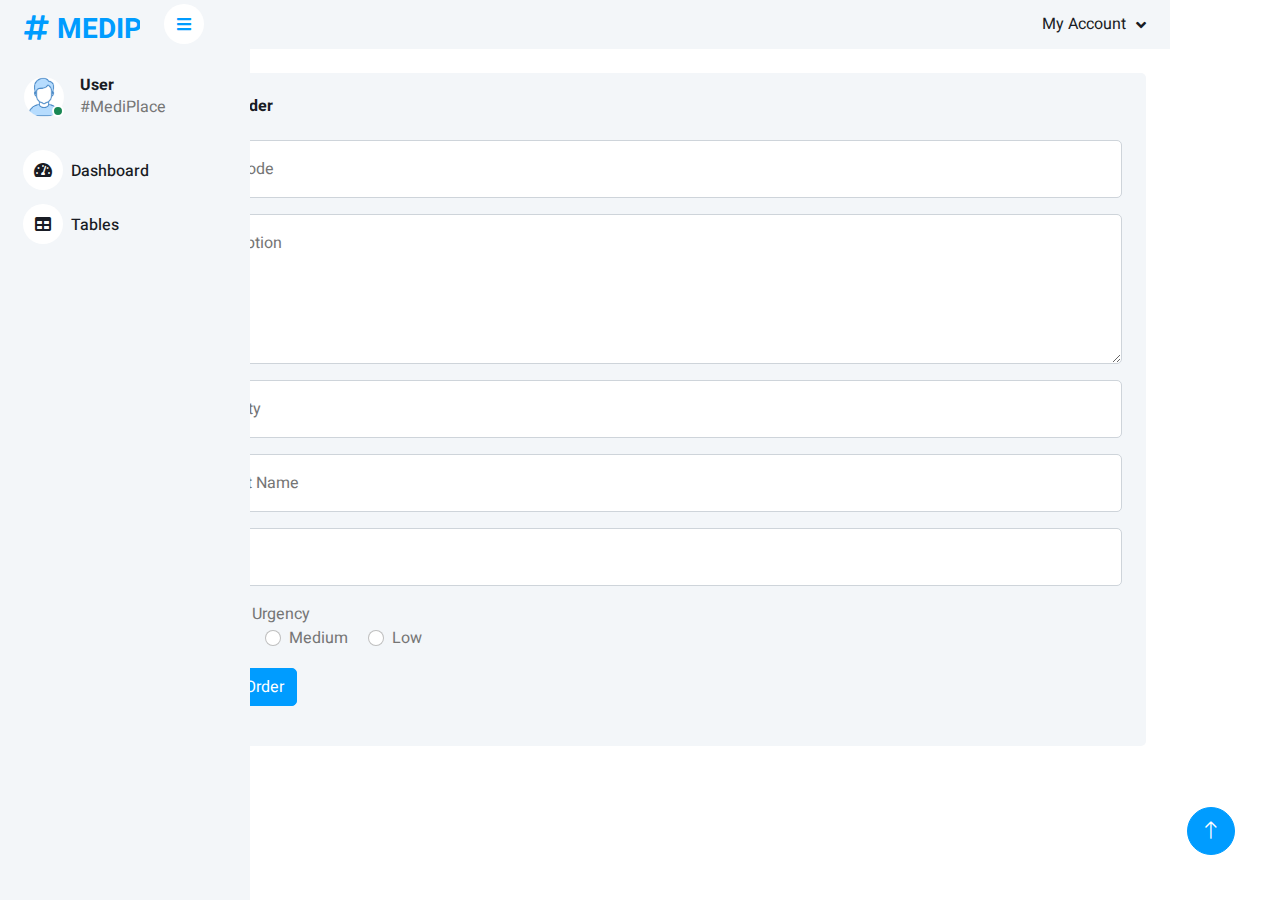
<file: form.html>
<!DOCTYPE html>
<html lang="en">

<head>
    <meta charset="utf-8">
    <title>DASHMIN - Bootstrap Admin Template</title>
    <meta content="width=device-width, initial-scale=1.0" name="viewport">
    <meta content="" name="keywords">
    <meta content="" name="description">

    <!-- Favicon -->
    <link href="img/favicon.ico" rel="icon">

    <!-- Google Web Fonts -->
    <link rel="preconnect" href="https://fonts.googleapis.com">
    <link rel="preconnect" href="https://fonts.gstatic.com" crossorigin>
    <link href="https://fonts.googleapis.com/css2?family=Heebo:wght@400;500;600;700&display=swap" rel="stylesheet">
    
    <!-- Icon Font Stylesheet -->
    <link href="https://cdnjs.cloudflare.com/ajax/libs/font-awesome/5.10.0/css/all.min.css" rel="stylesheet">
    <link href="https://cdn.jsdelivr.net/npm/bootstrap-icons@1.4.1/font/bootstrap-icons.css" rel="stylesheet">

    <!-- Libraries Stylesheet -->
    <link href="lib/owlcarousel/assets/owl.carousel.min.css" rel="stylesheet">
    <link href="lib/tempusdominus/css/tempusdominus-bootstrap-4.min.css" rel="stylesheet" />

    <!-- Customized Bootstrap Stylesheet -->
    <link href="css/bootstrap.min.css" rel="stylesheet">

    <!-- Template Stylesheet -->
    <link href="css/style.css" rel="stylesheet">
</head>

<body>
    <div class="container-xxl position-relative bg-white d-flex p-0">
        <!-- Spinner Start -->
        <div id="spinner" class="show bg-white position-fixed translate-middle w-100 vh-100 top-50 start-50 d-flex align-items-center justify-content-center">
            <div class="spinner-border text-primary" style="width: 3rem; height: 3rem;" role="status">
                <span class="sr-only">Loading...</span>
            </div>
        </div>
        <!-- Spinner End -->


        <!-- Sidebar Start -->
        <div class="sidebar pe-4 pb-3">
            <nav class="navbar bg-light navbar-light">
                <a href="index.html" class="navbar-brand mx-4 mb-3">
                    <h3 class="text-primary"><i class="fa fa-hashtag me-2"></i>MEDIPLACE</h3>
                </a>
                <div class="d-flex align-items-center ms-4 mb-4">
                    <div class="position-relative">
                        <img class="rounded-circle" src="img/user.png" alt="" style="width: 40px; height: 40px;">
                        <div class="bg-success rounded-circle border border-2 border-white position-absolute end-0 bottom-0 p-1"></div>
                    </div>
                    <div class="ms-3">
                        <h6 class="mb-0">User</h6>
                        <span id="userName">#MediPlace</span>
                    </div>
                </div>
                <div class="navbar-nav w-100">
                    <a href="table.html" class="nav-item nav-link"><i class="fa fa-tachometer-alt me-2"></i>Dashboard</a>
                    <!-- <div class="nav-item dropdown">
                        <a href="#" class="nav-link dropdown-toggle" data-bs-toggle="dropdown"><i class="fa fa-laptop me-2"></i>Elements</a>
                        <div class="dropdown-menu bg-transparent border-0">
                            <a href="button.html" class="dropdown-item">Buttons</a>
                            <a href="typography.html" class="dropdown-item">Typography</a>
                            <a href="element.html" class="dropdown-item">Other Elements</a>
                        </div>
                    </div> -->
                    <!-- <a href="widget.html" class="nav-item nav-link"><i class="fa fa-th me-2"></i>Widgets</a>
                    <a href="form.html" class="nav-item nav-link active"><i class="fa fa-keyboard me-2"></i>Place Order</a> -->
                    <a href="table.html" class="nav-item nav-link"><i class="fa fa-table me-2"></i>Tables</a>
                    <!-- <a href="chart.html" class="nav-item nav-link"><i class="fa fa-chart-bar me-2"></i>Charts</a> -->
                    <!-- <div class="nav-item dropdown">
                        <a href="#" class="nav-link dropdown-toggle" data-bs-toggle="dropdown"><i class="far fa-file-alt me-2"></i>Pages</a>
                        <div class="dropdown-menu bg-transparent border-0">
                            <a href="signin.html" class="dropdown-item">Sign In</a>
                            <a href="signup.html" class="dropdown-item">Sign Up</a>
                            <a href="404.html" class="dropdown-item">404 Error</a>
                            <a href="blank.html" class="dropdown-item">Blank Page</a>
                        </div>
                    </div> -->
                </div>
            </nav>
        </div>
        <!-- Sidebar End -->


        <!-- Content Start -->
        <div class="content">
            <!-- Navbar Start -->
            <nav class="navbar navbar-expand bg-light navbar-light sticky-top px-4 py-0">
                <a href="index.html" class="navbar-brand d-flex d-lg-none me-4">
                    <h2 class="text-primary mb-0"><i class="fa fa-hashtag"></i></h2>
                </a>
                <a href="#" class="sidebar-toggler flex-shrink-0">
                    <i class="fa fa-bars"></i>
                </a>
                <div class="navbar-nav align-items-center ms-auto">
                    <div class="nav-item dropdown" hidden>
                        <a href="#" class="nav-link dropdown-toggle" data-bs-toggle="dropdown">
                            <i class="fa fa-user-circle me-lg-2"></i>
                            <span class="d-none d-lg-inline-flex">Account</span>
                        </a>
                        <div class="dropdown-menu dropdown-menu-end bg-light border-0 rounded-0 rounded-bottom m-0">
                            <a href="#" class="dropdown-item">
                                <div class="d-flex align-items-left">
                                    <div class="ms-2">
                                        <small>15 minutes ago</small>
                                    </div>
                                </div>
                            </a>
                        </div>
                    </div>
                    <div class="nav-item dropdown" hidden>
                        <a href="#" class="nav-link dropdown-toggle" data-bs-toggle="dropdown" onclick="updateNotifications()">
                            <i class="fa fa-bell me-lg-2"></i>
                            <span class="d-none d-lg-inline-flex badge" style="color: red" id="notify" onclick="updateNotifications()">3</span>
                        </a>
                        <div class="dropdown-menu dropdown-menu-end bg-light border-0 rounded-0 rounded-bottom m-0">
                            <a href="#" class="dropdown-item">
                                <h6 class="fw-normal mb-0" id="notifiyMessage">Profile updated</h6>
                            </a>
                        </div>
                    </div>
                    <div class="nav-item dropdown">
                        <a href="#" class="nav-link dropdown-toggle" data-bs-toggle="dropdown">
                            <span class="d-none d-lg-inline-flex">My Account</span>
                        </a>
                        <div class="dropdown-menu dropdown-menu-end bg-light border-0 rounded-0 rounded-bottom m-0">
                            <a href="#" onclick="logOut()" class="dropdown-item">Log Out</a>
                        </div>
                    </div>
                </div>
            </nav>
            <!-- Navbar End -->


            <!-- Form Start -->
            <div class="container-fluid pt-4 px-4">
                <div class="row g-4">
                    <!-- My Form -->
                    <div class="col-sm-12 col-xl-12">
                        <div class="bg-light rounded h-100 p-4">
                            <h6 class="mb-4">Place Order</h6>

                            <div class="form-floating mb-3">
                                <input type="text" class="form-control" id="itemCode"
                                    placeholder="1352571" required>
                                <label for="itemCode">Item Code</label>
                            </div>

                            <div class="form-floating mb-3">
                                <textarea class="form-control" placeholder="Description"
                                    id="description" style="height: 150px;"></textarea>
                                <label for="description">Description</label>
                            </div>

                            <div class="form-floating mb-3">
                                <input type="text" class="form-control" id="quantity"
                                    placeholder="10000">
                                <label for="quantity">Quantity</label>
                            </div>

                            <div class="form-floating mb-3">
                                <input type="text" class="form-control" id="patient"
                                    placeholder="Kamal De Silva">
                                <label for="patient">Patient Name</label>
                            </div>

                            <div class="form-floating mb-3">
                                <input type="text" class="form-control" id="bht"
                                    placeholder="10928267">
                                <label for="bht">BHT</label>
                            </div>

                            <label for="inlineRadioOptions">Level Of Urgency</label>
                            <br>
                            <div class="form-floating mb-3">
                                <div class="form-check form-check-inline">
                                    <input class="form-check-input" type="radio" name="inlineRadioOptions" id="inlineRadio1"
                                        value="High">
                                    <label class="form-check-label" for="inlineRadio1">High</label>
                                </div>
                                <div class="form-check form-check-inline">
                                    <input class="form-check-input" type="radio" name="inlineRadioOptions" id="inlineRadio2"
                                        value="Medium">
                                    <label class="form-check-label" for="inlineRadio2">Medium</label>
                                </div>
                                <div class="form-check form-check-inline">
                                    <input class="form-check-input" type="radio" name="inlineRadioOptions" id="inlineRadio3"
                                        value="Low">
                                    <label class="form-check-label" for="inlineRadio3">Low</label>
                                </div>
                            </div>
                            <div class="form-floating mb-3">
                                <button type="submit" class="btn btn-primary" id="placeOrder">Place Order</button>
                            </div>
                        </div>
                    </div>

                    <!-- My Form -->


                    <!-- <div class="col-sm-12 col-xl-6">
                        <div class="bg-light rounded h-100 p-4">
                            <h6 class="mb-4">Basic Form</h6>
                            <form>
                                <div class="mb-3">
                                    <label for="exampleInputEmail1" class="form-label">Email address</label>
                                    <input type="email" class="form-control" id="exampleInputEmail1"
                                        aria-describedby="emailHelp">
                                    <div id="emailHelp" class="form-text">We'll never share your email with anyone else.
                                    </div>
                                </div>
                                <div class="mb-3">
                                    <label for="exampleInputPassword1" class="form-label">Password</label>
                                    <input type="password" class="form-control" id="exampleInputPassword1">
                                </div>
                                <div class="mb-3 form-check">
                                    <input type="checkbox" class="form-check-input" id="exampleCheck1">
                                    <label class="form-check-label" for="exampleCheck1">Check me out</label>
                                </div>
                                <button type="submit" class="btn btn-primary">Sign in</button>
                            </form>
                        </div>
                    </div>
                    <div class="col-sm-12 col-xl-6">
                        <div class="bg-light rounded h-100 p-4">
                            <h6 class="mb-4">Horizontal Form</h6>
                            <form>
                                <div class="row mb-3">
                                    <label for="inputEmail3" class="col-sm-2 col-form-label">Email</label>
                                    <div class="col-sm-10">
                                        <input type="email" class="form-control" id="inputEmail3">
                                    </div>
                                </div>
                                <div class="row mb-3">
                                    <label for="inputPassword3" class="col-sm-2 col-form-label">Password</label>
                                    <div class="col-sm-10">
                                        <input type="password" class="form-control" id="inputPassword3">
                                    </div>
                                </div>
                                <fieldset class="row mb-3">
                                    <legend class="col-form-label col-sm-2 pt-0">Radios</legend>
                                    <div class="col-sm-10">
                                        <div class="form-check">
                                            <input class="form-check-input" type="radio" name="gridRadios"
                                                id="gridRadios1" value="option1" checked>
                                            <label class="form-check-label" for="gridRadios1">
                                                First radio
                                            </label>
                                        </div>
                                        <div class="form-check">
                                            <input class="form-check-input" type="radio" name="gridRadios"
                                                id="gridRadios2" value="option2">
                                            <label class="form-check-label" for="gridRadios2">
                                                Second radio
                                            </label>
                                        </div>
                                    </div>
                                </fieldset>
                                <div class="row mb-3">
                                    <legend class="col-form-label col-sm-2 pt-0">Checkbox</legend>
                                    <div class="col-sm-10">
                                        <div class="form-check">
                                            <input class="form-check-input" type="checkbox" id="gridCheck1">
                                            <label class="form-check-label" for="gridCheck1">
                                                Check me out
                                            </label>
                                        </div>
                                    </div>
                                </div>
                                <button type="submit" class="btn btn-primary">Sign in</button>
                            </form>
                        </div>
                    </div>
                    
                    <div class="col-sm-12 col-xl-6">
                        <div class="bg-light rounded h-100 p-4">
                            <h6 class="mb-4">File Input</h6>
                            <div class="mb-3">
                                <label for="formFile" class="form-label">Default file input example</label>
                                <input class="form-control" type="file" id="formFile">
                            </div>
                            <div class="mb-3">
                                <label for="formFileMultiple" class="form-label">Multiple files input example</label>
                                <input class="form-control" type="file" id="formFileMultiple" multiple>
                            </div>
                            <div class="mb-3">
                                <label for="formFileSm" class="form-label">Small file input example</label>
                                <input class="form-control form-control-sm" id="formFileSm" type="file">
                            </div>
                            <div>
                                <label for="formFileLg" class="form-label">Large file input example</label>
                                <input class="form-control form-control-lg" id="formFileLg" type="file">
                            </div>
                        </div>
                    </div>
                    <div class="col-sm-12 col-xl-6">
                        <div class="bg-light rounded h-100 p-4">
                            <h6 class="mb-4">Select</h6>
                            <select class="form-select form-select-sm mb-3" aria-label=".form-select-sm example">
                                <option selected>Open this select menu</option>
                                <option value="1">One</option>
                                <option value="2">Two</option>
                                <option value="3">Three</option>
                            </select>
                            <select class="form-select mb-3" aria-label="Default select example">
                                <option selected>Open this select menu</option>
                                <option value="1">One</option>
                                <option value="2">Two</option>
                                <option value="3">Three</option>
                            </select>
                            <select class="form-select form-select-lg mb-3" aria-label=".form-select-lg example">
                                <option selected>Open this select menu</option>
                                <option value="1">One</option>
                                <option value="2">Two</option>
                                <option value="3">Three</option>
                            </select>
                            <select class="form-select" multiple aria-label="multiple select example">
                                <option selected>Open this select menu</option>
                                <option value="1">One</option>
                                <option value="2">Two</option>
                                <option value="3">Three</option>
                            </select>
                        </div>
                    </div>
                    <div class="col-sm-12 col-xl-6">
                        <div class="bg-light rounded h-100 p-4">
                            <h6 class="mb-4">Check, Radio & Switch</h6>
                            <div class="form-check">
                                <input class="form-check-input" type="checkbox" value="" id="flexCheckDefault">
                                <label class="form-check-label" for="flexCheckDefault">
                                    Default checkbox
                                </label>
                            </div>
                            <div class="form-check">
                                <input class="form-check-input" type="checkbox" value="" id="flexCheckChecked" checked>
                                <label class="form-check-label" for="flexCheckChecked">
                                    Checked checkbox
                                </label>
                            </div>
                            <div class="form-check form-check-inline">
                                <input class="form-check-input" type="checkbox" id="inlineCheckbox1" value="option1">
                                <label class="form-check-label" for="inlineCheckbox1">1</label>
                            </div>
                            <div class="form-check form-check-inline">
                                <input class="form-check-input" type="checkbox" id="inlineCheckbox2" value="option2">
                                <label class="form-check-label" for="inlineCheckbox2">2</label>
                            </div>
                            <div class="form-check form-check-inline">
                                <input class="form-check-input" type="checkbox" id="inlineCheckbox3" value="option3"
                                    disabled>
                                <label class="form-check-label" for="inlineCheckbox3">3 (disabled)</label>
                            </div>
                            <hr>
                            <div class="form-check">
                                <input class="form-check-input" type="radio" name="flexRadioDefault"
                                    id="flexRadioDefault1">
                                <label class="form-check-label" for="flexRadioDefault1">
                                    Default radio
                                </label>
                            </div>
                            <div class="form-check">
                                <input class="form-check-input" type="radio" name="flexRadioDefault"
                                    id="flexRadioDefault2" checked>
                                <label class="form-check-label" for="flexRadioDefault2">
                                    Default checked radio
                                </label>
                            </div>
                            <div class="form-check form-check-inline">
                                <input class="form-check-input" type="radio" name="inlineRadioOptions" id="inlineRadio1"
                                    value="option1">
                                <label class="form-check-label" for="inlineRadio1">1</label>
                            </div>
                            <div class="form-check form-check-inline">
                                <input class="form-check-input" type="radio" name="inlineRadioOptions" id="inlineRadio2"
                                    value="option2">
                                <label class="form-check-label" for="inlineRadio2">2</label>
                            </div>
                            <div class="form-check form-check-inline">
                                <input class="form-check-input" type="radio" name="inlineRadioOptions" id="inlineRadio3"
                                    value="option3" disabled>
                                <label class="form-check-label" for="inlineRadio3">3 (disabled)</label>
                            </div>
                            <hr>
                            <div class="form-check form-switch">
                                <input class="form-check-input" type="checkbox" role="switch"
                                    id="flexSwitchCheckDefault">
                                <label class="form-check-label" for="flexSwitchCheckDefault">Default switch checkbox
                                    input</label>
                            </div>
                            <div class="form-check form-switch">
                                <input class="form-check-input" type="checkbox" role="switch"
                                    id="flexSwitchCheckChecked" checked>
                                <label class="form-check-label" for="flexSwitchCheckChecked">Checked switch checkbox
                                    input</label>
                            </div>
                            <div class="form-check form-switch">
                                <input class="form-check-input" type="checkbox" role="switch"
                                    id="flexSwitchCheckDisabled" disabled>
                                <label class="form-check-label" for="flexSwitchCheckDisabled">Disabled switch checkbox
                                    input</label>
                            </div>
                            <div class="form-check form-switch">
                                <input class="form-check-input" type="checkbox" role="switch"
                                    id="flexSwitchCheckCheckedDisabled" checked disabled>
                                <label class="form-check-label" for="flexSwitchCheckCheckedDisabled">Disabled checked
                                    switch checkbox input</label>
                            </div>
                        </div>
                    </div>
                    <div class="col-sm-12 col-xl-6">
                        <div class="bg-light rounded h-100 p-4">
                            <h6 class="mb-4">Input Group</h6>
                            <div class="input-group mb-3">
                                <span class="input-group-text" id="basic-addon1">@</span>
                                <input type="text" class="form-control" placeholder="Username" aria-label="Username"
                                    aria-describedby="basic-addon1">
                            </div>
                            <div class="input-group mb-3">
                                <input type="text" class="form-control" placeholder="Recipient's username"
                                    aria-label="Recipient's username" aria-describedby="basic-addon2">
                                <span class="input-group-text" id="basic-addon2">@example.com</span>
                            </div>
                            <label for="basic-url" class="form-label">Your vanity URL</label>
                            <div class="input-group mb-3">
                                <span class="input-group-text" id="basic-addon3">https://example.com/users/</span>
                                <input type="text" class="form-control" id="basic-url" aria-describedby="basic-addon3">
                            </div>
                            <div class="input-group mb-3">
                                <span class="input-group-text">$</span>
                                <input type="text" class="form-control" aria-label="Amount (to the nearest dollar)">
                                <span class="input-group-text">.00</span>
                            </div>
                            <div class="input-group mb-3">
                                <input type="text" class="form-control" placeholder="Username" aria-label="Username">
                                <span class="input-group-text">@</span>
                                <input type="text" class="form-control" placeholder="Server" aria-label="Server">
                            </div>
                            <div class="input-group">
                                <span class="input-group-text">With textarea</span>
                                <textarea class="form-control" aria-label="With textarea"></textarea>
                            </div>
                        </div>
                    </div>
                    <div class="col-sm-12 col-xl-6">
                        <div class="bg-light rounded h-100 p-4">
                            <h6 class="mb-4">Sizing</h6>
                            <input class="form-control form-control-lg mb-3" type="text" placeholder=".form-control-lg"
                                aria-label=".form-control-lg example">
                            <input class="form-control mb-3" type="text" placeholder="Default input"
                                aria-label="default input example">
                            <input class="form-control form-control-sm" type="text" placeholder=".form-control-sm"
                                aria-label=".form-control-sm example">
                        </div>
                    </div> -->
                </div>
            </div>
            <!-- Form End -->


            <!-- Footer Start -->

            <!-- Footer End -->
        </div>
        <!-- Content End -->


        <!-- Back to Top -->
        <a href="#" class="btn btn-lg btn-primary btn-lg-square back-to-top"><i class="bi bi-arrow-up"></i></a>
    </div>

    <!-- JavaScript Libraries -->
    <script src="https://code.jquery.com/jquery-3.4.1.min.js"></script>
    <script src="https://cdn.jsdelivr.net/npm/bootstrap@5.0.0/dist/js/bootstrap.bundle.min.js"></script>
    <script src="lib/chart/chart.min.js"></script>
    <script src="lib/easing/easing.min.js"></script>
    <script src="lib/waypoints/waypoints.min.js"></script>
    <script src="lib/owlcarousel/owl.carousel.min.js"></script>
    <script src="lib/tempusdominus/js/moment.min.js"></script>
    <script src="lib/tempusdominus/js/moment-timezone.min.js"></script>
    <script src="lib/tempusdominus/js/tempusdominus-bootstrap-4.min.js"></script>

    <!-- Template Javascript -->
    <script src="js/main.js"></script>
    <script>
        function logOut() {
                    let text;
                    if (confirm("Are you sure you want to logout?") == true) {
                        window.location.replace('index.html')
                    } else {
                        window.location.replace('table.html')
                    }
                }

        function clear() {
            let itemCode = $('#itemCode').val("");
            let description = $('#description').val("");
            let quantity = $('#quantity').val("");
            let patient = $('#patient').val("");
            let bht = $('#bht').val("");
            let level = $('input[inlineRadioOptions]').prop('checked',false);
        }

        function validateData() {
            if($('#itemCode').val() == '') {
                alert("Insert Item Code!");
            }
        }

        $('#placeOrder').click(function() {
            let itemCode = $('#itemCode').val();
            let description = $('#description').val();
            let quantity = $('#quantity').val();
            let patient = $('#patient').val();
            let bht = $('#bht').val();
            let urgency = document.getElementsByName("inlineRadioOptions");
            let level = null;
            let levelRep = null;
            for(i = 0; i < urgency.length; i++) {
                if(urgency[i].checked) {
                    level = urgency[i].value;
                    if(level === "High") {
                        levelRep = 1;
                    } else if(level === "Medium") {
                        levelRep = 2;
                    } else {
                        levelRep = 3;
                    }
                }
            }
            validateData();
            if(itemCode && description && quantity && patient && bht && level && levelRep) {
                console.log(itemCode, quantity, patient, bht, level);
                $.ajax({
                        method: "POST",
                        url: "http://64.227.140.62:8080/order/save",
                        contentType: "application/json",
                        async: true,
                        data: JSON.stringify({
                            id: "MED"+Math.floor(Math.random() * 1000000),
                            itemCode: itemCode,
                            description: description,
                            quantity : quantity,
                            patient : patient,
                            bht : bht,
                            urgentLevel : level,
                            urgentRep : levelRep
                        }),
                        success: function (response) {
                            clear();
                            alert("Order placed successfully !");
                            console.log(response);

                            // window.location.replace('form.html');
                        }
                    });
            } else {
                alert("Please insert all fields!");
            }
        })
    </script>
</body>

</html>
</file>
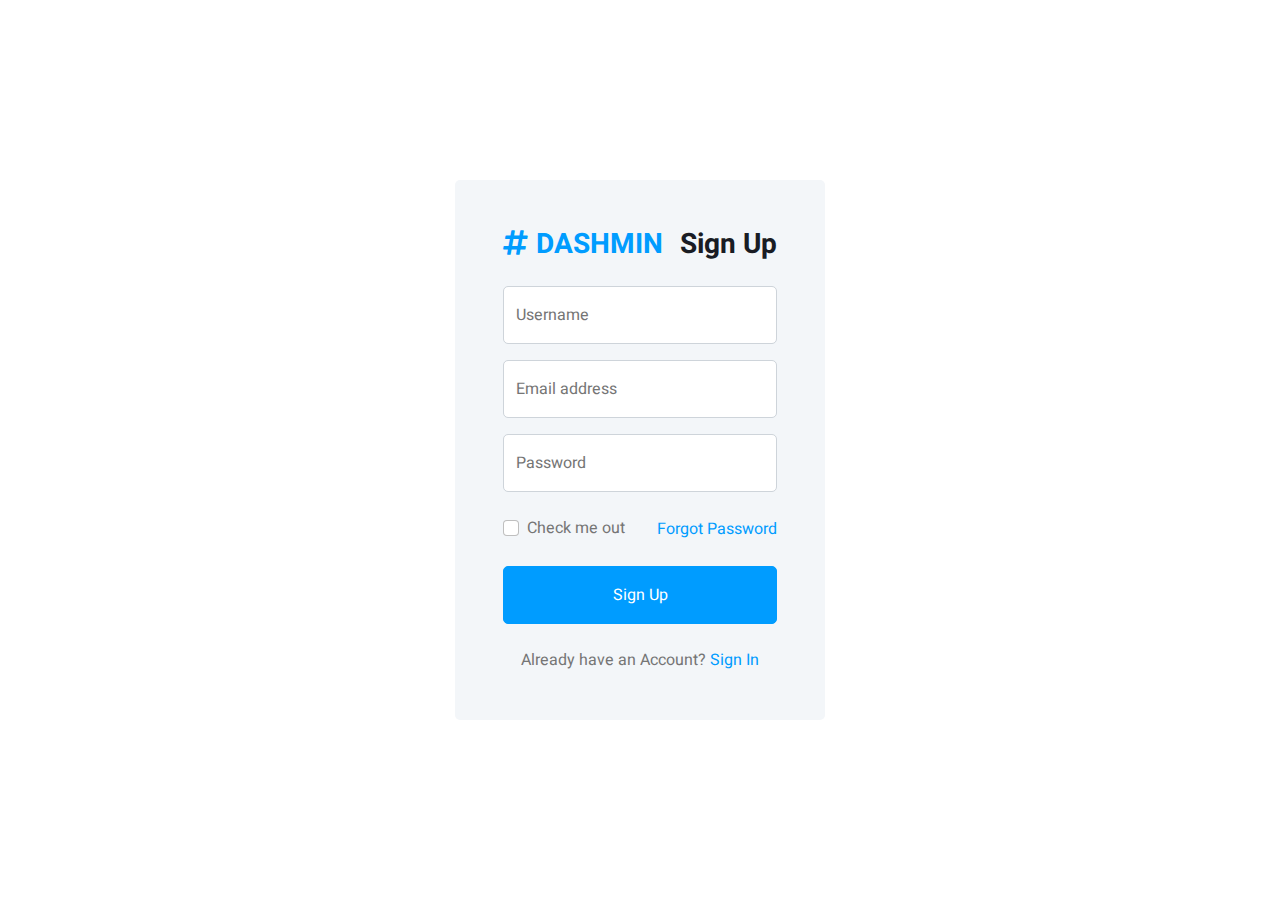
<file: signup.html>
<!DOCTYPE html>
<html lang="en">

<head>
    <meta charset="utf-8">
    <title>DASHMIN - Bootstrap Admin Template</title>
    <meta content="width=device-width, initial-scale=1.0" name="viewport">
    <meta content="" name="keywords">
    <meta content="" name="description">

    <!-- Favicon -->
    <link href="img/favicon.ico" rel="icon">

    <!-- Google Web Fonts -->
    <link rel="preconnect" href="https://fonts.googleapis.com">
    <link rel="preconnect" href="https://fonts.gstatic.com" crossorigin>
    <link href="https://fonts.googleapis.com/css2?family=Heebo:wght@400;500;600;700&display=swap" rel="stylesheet">
    
    <!-- Icon Font Stylesheet -->
    <link href="https://cdnjs.cloudflare.com/ajax/libs/font-awesome/5.10.0/css/all.min.css" rel="stylesheet">
    <link href="https://cdn.jsdelivr.net/npm/bootstrap-icons@1.4.1/font/bootstrap-icons.css" rel="stylesheet">

    <!-- Libraries Stylesheet -->
    <link href="lib/owlcarousel/assets/owl.carousel.min.css" rel="stylesheet">
    <link href="lib/tempusdominus/css/tempusdominus-bootstrap-4.min.css" rel="stylesheet" />

    <!-- Customized Bootstrap Stylesheet -->
    <link href="css/bootstrap.min.css" rel="stylesheet">

    <!-- Template Stylesheet -->
    <link href="css/style.css" rel="stylesheet">
</head>

<body>
    <div class="container-xxl position-relative bg-white d-flex p-0">
        <!-- Spinner Start -->
        <div id="spinner" class="show bg-white position-fixed translate-middle w-100 vh-100 top-50 start-50 d-flex align-items-center justify-content-center">
            <div class="spinner-border text-primary" style="width: 3rem; height: 3rem;" role="status">
                <span class="sr-only">Loading...</span>
            </div>
        </div>
        <!-- Spinner End -->


        <!-- Sign Up Start -->
        <div class="container-fluid">
            <div class="row h-100 align-items-center justify-content-center" style="min-height: 100vh;">
                <div class="col-12 col-sm-8 col-md-6 col-lg-5 col-xl-4">
                    <div class="bg-light rounded p-4 p-sm-5 my-4 mx-3">
                        <div class="d-flex align-items-center justify-content-between mb-3">
                            <a href="index.html" class="">
                                <h3 class="text-primary"><i class="fa fa-hashtag me-2"></i>DASHMIN</h3>
                            </a>
                            <h3>Sign Up</h3>
                        </div>
                        <div class="form-floating mb-3">
                            <input type="text" class="form-control" id="floatingText" placeholder="jhondoe">
                            <label for="floatingText">Username</label>
                        </div>
                        <div class="form-floating mb-3">
                            <input type="email" class="form-control" id="floatingInput" placeholder="name@example.com">
                            <label for="floatingInput">Email address</label>
                        </div>
                        <div class="form-floating mb-4">
                            <input type="password" class="form-control" id="floatingPassword" placeholder="Password">
                            <label for="floatingPassword">Password</label>
                        </div>
                        <div class="d-flex align-items-center justify-content-between mb-4">
                            <div class="form-check">
                                <input type="checkbox" class="form-check-input" id="exampleCheck1">
                                <label class="form-check-label" for="exampleCheck1">Check me out</label>
                            </div>
                            <a href="">Forgot Password</a>
                        </div>
                        <button type="submit" class="btn btn-primary py-3 w-100 mb-4">Sign Up</button>
                        <p class="text-center mb-0">Already have an Account? <a href="">Sign In</a></p>
                    </div>
                </div>
            </div>
        </div>
        <!-- Sign Up End -->
    </div>

    <!-- JavaScript Libraries -->
    <script src="https://code.jquery.com/jquery-3.4.1.min.js"></script>
    <script src="https://cdn.jsdelivr.net/npm/bootstrap@5.0.0/dist/js/bootstrap.bundle.min.js"></script>
    <script src="lib/chart/chart.min.js"></script>
    <script src="lib/easing/easing.min.js"></script>
    <script src="lib/waypoints/waypoints.min.js"></script>
    <script src="lib/owlcarousel/owl.carousel.min.js"></script>
    <script src="lib/tempusdominus/js/moment.min.js"></script>
    <script src="lib/tempusdominus/js/moment-timezone.min.js"></script>
    <script src="lib/tempusdominus/js/tempusdominus-bootstrap-4.min.js"></script>

    <!-- Template Javascript -->
    <script src="js/main.js"></script>
</body>

</html>
</file>
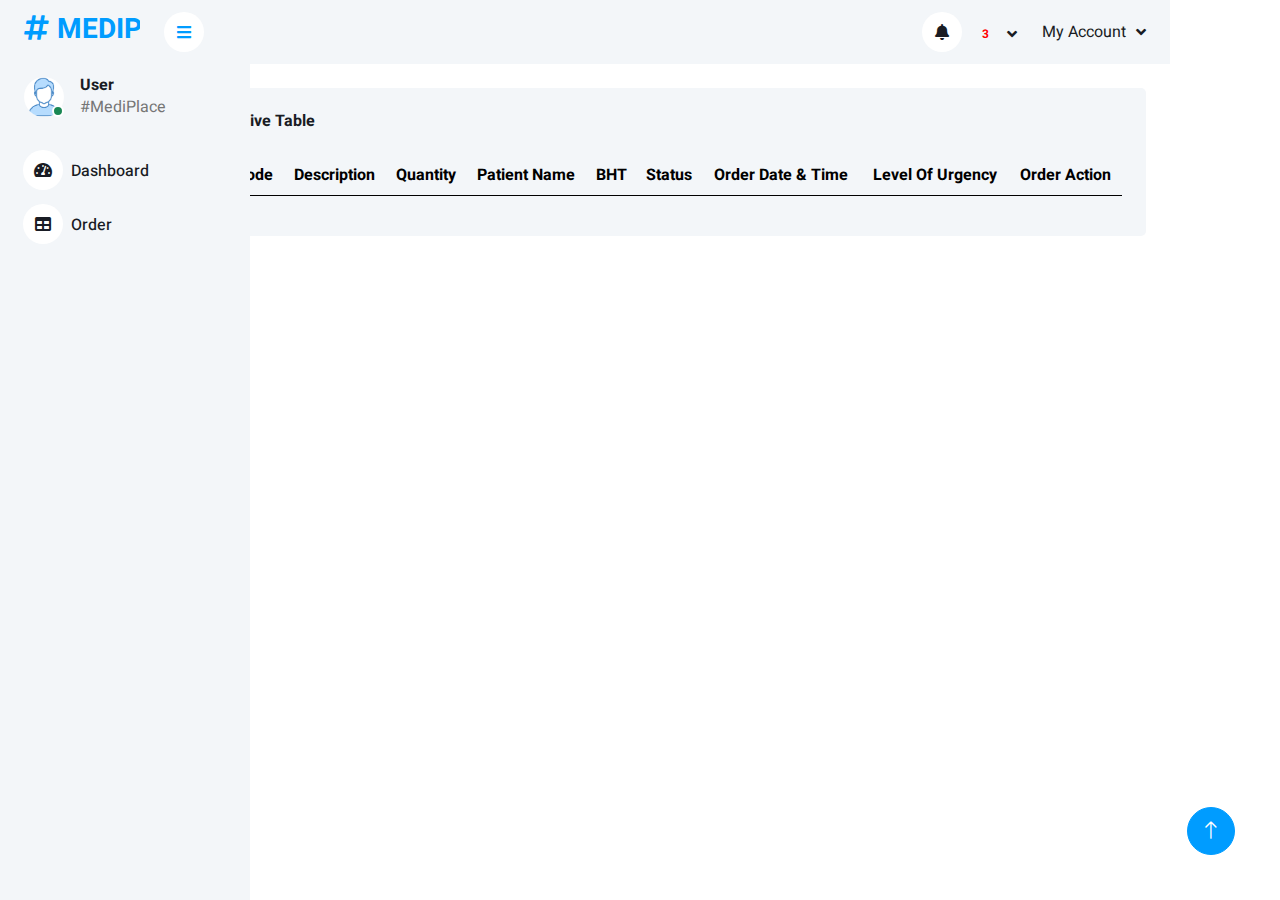
<file: table.html>
<!DOCTYPE html>
<html lang="en">

<head>
    <meta charset="utf-8">
    <title>DASHMIN - Bootstrap Admin Template</title>
    <meta content="width=device-width, initial-scale=1.0" name="viewport">
    <meta content="" name="keywords">
    <meta content="" name="description">

    <!-- Favicon -->
    <link href="img/favicon.ico" rel="icon">

    <!-- Google Web Fonts -->
    <link rel="preconnect" href="https://fonts.googleapis.com">
    <link rel="preconnect" href="https://fonts.gstatic.com" crossorigin>
    <link href="https://fonts.googleapis.com/css2?family=Heebo:wght@400;500;600;700&display=swap" rel="stylesheet">

    <!-- Icon Font Stylesheet -->
    <link href="https://cdnjs.cloudflare.com/ajax/libs/font-awesome/5.10.0/css/all.min.css" rel="stylesheet">
    <link href="https://cdn.jsdelivr.net/npm/bootstrap-icons@1.4.1/font/bootstrap-icons.css" rel="stylesheet">

    <!-- Libraries Stylesheet -->
    <link href="lib/owlcarousel/assets/owl.carousel.min.css" rel="stylesheet">
    <link href="lib/tempusdominus/css/tempusdominus-bootstrap-4.min.css" rel="stylesheet" />

    <!-- Customized Bootstrap Stylesheet -->
    <link href="css/bootstrap.min.css" rel="stylesheet">

    <!-- Template Stylesheet -->
    <link href="css/style.css" rel="stylesheet">
</head>

<body>
    <div class="container-xxl position-relative bg-white d-flex p-0">
        <!-- Spinner Start -->
        <div id="spinner"
            class="show bg-white position-fixed translate-middle w-100 vh-100 top-50 start-50 d-flex align-items-center justify-content-center">
            <div class="spinner-border text-primary" style="width: 3rem; height: 3rem;" role="status">
                <span class="sr-only">Loading...</span>
            </div>
        </div>
        <!-- Spinner End -->


        <!-- Sidebar Start -->
        <div class="sidebar pe-4 pb-3">
            <nav class="navbar bg-light navbar-light">
                <a href="index.html" class="navbar-brand mx-4 mb-3">
                    <h3 class="text-primary"><i class="fa fa-hashtag me-2"></i>MEDIPLACE</h3>
                </a>
                <div class="d-flex align-items-center ms-4 mb-4">
                    <div class="position-relative">
                        <img class="rounded-circle" src="img/user.png" alt="" style="width: 40px; height: 40px;">
                        <div class="bg-success rounded-circle border border-2 border-white position-absolute end-0 bottom-0 p-1"></div>
                    </div>
                    <div class="ms-3">
                        <h6 class="mb-0">User</h6>
                        <span id="userName">#MediPlace</span>
                    </div>
                </div>
                <div class="navbar-nav w-100">
                    <a href="table.html" class="nav-item nav-link"><i class="fa fa-tachometer-alt me-2"></i>Dashboard</a>
                    <div  id="orderTab">
                        <a href="form.html" class="nav-item nav-link"><i class="fa fa-table me-2"></i>Order</a>
                    </div>
                </div>
            </nav>
        </div>
        <!-- Sidebar End -->


        <!-- Content Start -->
        <div class="content">
            <!-- Navbar Start -->
            <nav class="navbar navbar-expand bg-light navbar-light sticky-top px-4 py-0">
                <a href="index.html" class="navbar-brand d-flex d-lg-none me-4">
                    <h2 class="text-primary mb-0"><i class="fa fa-hashtag"></i></h2>
                </a>
                <a href="#" class="sidebar-toggler flex-shrink-0">
                    <i class="fa fa-bars"></i>
                </a>
                <div class="navbar-nav align-items-center ms-auto">
                    <div class="nav-item dropdown" hidden>
                        <a href="#" class="nav-link dropdown-toggle" data-bs-toggle="dropdown">
                            <i class="fa fa-user-circle me-lg-2"></i>
                            <span class="d-none d-lg-inline-flex">Account</span>
                        </a>
                        <div class="dropdown-menu dropdown-menu-end bg-light border-0 rounded-0 rounded-bottom m-0">
                            <a href="#" class="dropdown-item">
                                <div class="d-flex align-items-left">
                                    <div class="ms-2">
                                        <small>15 minutes ago</small>
                                    </div>
                                </div>
                            </a>
                        </div>
                    </div>
                    <div class="nav-item dropdown" id="navHide">
                        <a href="#" class="nav-link dropdown-toggle" data-bs-toggle="dropdown" onclick="updateNotifications()">
                            <i class="fa fa-bell me-lg-2"></i>
                            <span class="d-none d-lg-inline-flex badge" style="color: red" id="notify" onclick="updateNotifications()">3</span>
                        </a>
                        <div class="dropdown-menu dropdown-menu-end bg-light border-0 rounded-0 rounded-bottom m-0">
                            <a href="#" class="dropdown-item">
                                <h6 class="fw-normal mb-0" id="notifiyMessage">Profile updated</h6>
                            </a>
                        </div>
                    </div>
                    <div class="nav-item dropdown">
                        <a href="#" class="nav-link dropdown-toggle" data-bs-toggle="dropdown">
                            <span class="d-none d-lg-inline-flex">My Account</span>
                        </a>
                        <div class="dropdown-menu dropdown-menu-end bg-light border-0 rounded-0 rounded-bottom m-0">
                            <a href="#" onclick="logOut()" class="dropdown-item">Log Out</a>
                        </div>
                    </div>
                </div>
            </nav>
            <!-- Navbar End -->


            <!-- Table Start -->
            <div class="container-fluid pt-4 px-4">
                <div class="row g-4">
                    <!-- <div class="col-sm-12 col-xl-6">
                        <div class="bg-light rounded h-100 p-4">
                            <h6 class="mb-4">Basic Table</h6>
                            <table class="table">
                                <thead>
                                    <tr>
                                        <th scope="col">#</th>
                                        <th scope="col">First Name</th>
                                        <th scope="col">Last Name</th>
                                        <th scope="col">Email</th>
                                    </tr>
                                </thead>
                                <tbody>
                                    <tr>
                                        <th scope="row">1</th>
                                        <td>John</td>
                                        <td>Doe</td>
                                        <td>jhon@email.com</td>
                                    </tr>
                                    <tr>
                                        <th scope="row">2</th>
                                        <td>Mark</td>
                                        <td>Otto</td>
                                        <td>mark@email.com</td>
                                    </tr>
                                    <tr>
                                        <th scope="row">3</th>
                                        <td>Jacob</td>
                                        <td>Thornton</td>
                                        <td>jacob@email.com</td>
                                    </tr>
                                </tbody>
                            </table>
                        </div>
                    </div>
                    <div class="col-sm-12 col-xl-6">
                        <div class="bg-light rounded h-100 p-4">
                            <h6 class="mb-4">Accented Table</h6>
                            <table class="table table-striped">
                                <thead>
                                    <tr>
                                        <th scope="col">#</th>
                                        <th scope="col">First Name</th>
                                        <th scope="col">Last Name</th>
                                        <th scope="col">Email</th>
                                    </tr>
                                </thead>
                                <tbody>
                                    <tr>
                                        <th scope="row">1</th>
                                        <td>John</td>
                                        <td>Doe</td>
                                        <td>jhon@email.com</td>
                                    </tr>
                                    <tr>
                                        <th scope="row">2</th>
                                        <td>Mark</td>
                                        <td>Otto</td>
                                        <td>mark@email.com</td>
                                    </tr>
                                    <tr>
                                        <th scope="row">3</th>
                                        <td>Jacob</td>
                                        <td>Thornton</td>
                                        <td>jacob@email.com</td>
                                    </tr>
                                </tbody>
                            </table>
                        </div>
                    </div>
                    <div class="col-sm-12 col-xl-6">
                        <div class="bg-light rounded h-100 p-4">
                            <h6 class="mb-4">Hoverable Table</h6>
                            <table class="table table-hover">
                                <thead>
                                    <tr>
                                        <th scope="col">#</th>
                                        <th scope="col">First Name</th>
                                        <th scope="col">Last Name</th>
                                        <th scope="col">Email</th>
                                    </tr>
                                </thead>
                                <tbody>
                                    <tr>
                                        <th scope="row">1</th>
                                        <td>John</td>
                                        <td>Doe</td>
                                        <td>jhon@email.com</td>
                                    </tr>
                                    <tr>
                                        <th scope="row">2</th>
                                        <td>Mark</td>
                                        <td>Otto</td>
                                        <td>mark@email.com</td>
                                    </tr>
                                    <tr>
                                        <th scope="row">3</th>
                                        <td>Jacob</td>
                                        <td>Thornton</td>
                                        <td>jacob@email.com</td>
                                    </tr>
                                </tbody>
                            </table>
                        </div>
                    </div>
                    <div class="col-sm-12 col-xl-6">
                        <div class="bg-light rounded h-100 p-4">
                            <h6 class="mb-4">Color Table</h6>
                            <table class="table table-dark">
                                <thead>
                                    <tr>
                                        <th scope="col">#</th>
                                        <th scope="col">First Name</th>
                                        <th scope="col">Last Name</th>
                                        <th scope="col">Email</th>
                                    </tr>
                                </thead>
                                <tbody>
                                    <tr>
                                        <th scope="row">1</th>
                                        <td>John</td>
                                        <td>Doe</td>
                                        <td>jhon@email.com</td>
                                    </tr>
                                    <tr>
                                        <th scope="row">2</th>
                                        <td>Mark</td>
                                        <td>Otto</td>
                                        <td>mark@email.com</td>
                                    </tr>
                                    <tr>
                                        <th scope="row">3</th>
                                        <td>Jacob</td>
                                        <td>Thornton</td>
                                        <td>jacob@email.com</td>
                                    </tr>
                                </tbody>
                            </table>
                        </div>
                    </div>
                    <div class="col-sm-12 col-xl-6">
                        <div class="bg-light rounded h-100 p-4">
                            <h6 class="mb-4">Bordered Table</h6>
                            <table class="table table-bordered">
                                <thead>
                                    <tr>
                                        <th scope="col">#</th>
                                        <th scope="col">First Name</th>
                                        <th scope="col">Last Name</th>
                                        <th scope="col">Email</th>
                                    </tr>
                                </thead>
                                <tbody>
                                    <tr>
                                        <th scope="row">1</th>
                                        <td>John</td>
                                        <td>Doe</td>
                                        <td>jhon@email.com</td>
                                    </tr>
                                    <tr>
                                        <th scope="row">2</th>
                                        <td>Mark</td>
                                        <td>Otto</td>
                                        <td>mark@email.com</td>
                                    </tr>
                                    <tr>
                                        <th scope="row">3</th>
                                        <td>Jacob</td>
                                        <td>Thornton</td>
                                        <td>jacob@email.com</td>
                                    </tr>
                                </tbody>
                            </table>
                        </div>
                    </div>
                    <div class="col-sm-12 col-xl-6">
                        <div class="bg-light rounded h-100 p-4">
                            <h6 class="mb-4">Table Without Border</h6>
                            <table class="table table-borderless">
                                <thead>
                                    <tr>
                                        <th scope="col">#</th>
                                        <th scope="col">First Name</th>
                                        <th scope="col">Last Name</th>
                                        <th scope="col">Email</th>
                                    </tr>
                                </thead>
                                <tbody>
                                    <tr>
                                        <th scope="row">1</th>
                                        <td>John</td>
                                        <td>Doe</td>
                                        <td>jhon@email.com</td>
                                    </tr>
                                    <tr>
                                        <th scope="row">2</th>
                                        <td>Mark</td>
                                        <td>Otto</td>
                                        <td>mark@email.com</td>
                                    </tr>
                                    <tr>
                                        <th scope="row">3</th>
                                        <td>Jacob</td>
                                        <td>Thornton</td>
                                        <td>jacob@email.com</td>
                                    </tr>
                                </tbody>
                            </table>
                        </div>
                    </div> -->
                    <div class="col-12">
                        <div class="bg-light rounded h-100 p-4">
                            <h6 class="mb-4">Responsive Table</h6>
                            <div class="table-responsive">
                                <table class="table" style="color: black; text-align: center;">
                                    <thead>
                                        <tr>
                                            <th scope="col" hidden>Order ID</th>
                                            <th scope="col">Item Code</th>
                                            <th scope="col">Description</th>
                                            <th scope="col">Quantity</th>
                                            <th scope="col">Patient Name</th>
                                            <th scope="col">BHT</th>
                                            <th scope="col">Status</th>
                                            <th scope="col">Order Date & Time</th>
                                            <th scope="col">Level Of Urgency</th>
                                            <th scope="col">Order Action</th>
                                            <th scope="col" id="idHidden" hidden>Hidden</th>
                                        </tr>
                                    </thead>
                                    <tbody id="tBodyLoad">
                                        
                                    </tbody>
                                    <!-- <tr> -->
                                            <!-- <th scope="row">1</th>
                                            <td>John</td>
                                            <td>Doe</td>
                                            <td>jhon@email.com</td>
                                            <td>USA</td>
                                            <td>123</td>
                                            <td>Member</td> -->
                                        <!-- </tr> -->
                                </table>
                            </div>
                        </div>
                    </div>
                </div>
            </div>
            <!-- Table End -->

            <div id="container" class="container-fluid pt-4 px-4"></div>

            <!-- Footer Start -->

            <!-- Footer End -->
        </div>
        <!-- Content End -->


        <!-- Back to Top -->
        <a href="#" class="btn btn-lg btn-primary btn-lg-square back-to-top"><i class="bi bi-arrow-up"></i></a>
    </div>

    <!-- JavaScript Libraries -->
    <script src="https://code.jquery.com/jquery-3.4.1.min.js"></script>
    <script src="https://cdn.jsdelivr.net/npm/bootstrap@5.0.0/dist/js/bootstrap.bundle.min.js"></script>
    <script src="lib/chart/chart.min.js"></script>
    <script src="lib/easing/easing.min.js"></script>
    <script src="lib/waypoints/waypoints.min.js"></script>
    <script src="lib/owlcarousel/owl.carousel.min.js"></script>
    <script src="lib/tempusdominus/js/moment.min.js"></script>
    <script src="lib/tempusdominus/js/moment-timezone.min.js"></script>
    <script src="lib/tempusdominus/js/tempusdominus-bootstrap-4.min.js"></script>

    <!-- Template Javascript -->
    <script src="js/main.js"></script>
    <script>

        let user = window.localStorage.getItem('user');
        user = JSON.parse(user);
        let disabled = null;
        if(user.userType === 1) {
            disabled = 'disabled';
            document.getElementById("navHide").innerHTML = "";
        }

        if(user.userType === 2) {
            document.getElementById("orderTab").innerHTML = '<a href="form.html" class="nav-item nav-link" id="orderTab" hidden><i class="fa fa-table me-2"></i>Order</a>';
            console.log("order tab " + document.getElementById("orderTab").innerHTML);
            // '<a href="form.html" class="nav-item nav-link" id="orderTab" hidden><i class="fa fa-table me-2"></i>Order</a>';
        }
        function logger() {
            alert("log out")
        }
        
        function updateNotifications() {
            $.ajax({
            method: 'PUT',
            url: 'http://64.227.140.62:8080/order/update-read',
            contentType: "application/json",
            async: true,
            success: function (response) {
                console.log("success notifying");
            }
        });
        }

        $.ajax({
            method: 'GET',
            url: 'http://64.227.140.62:8080/order/new-count',
            contentType: "application/json",
            async: true,
            success: function (response) {
                let arr = response;
                console.log('new count: '+arr);
                document.getElementById('notify').innerHTML = arr + " New Orders";
                document.getElementById('notifiyMessage').innerHTML = "You have new "+ arr + " Orders.";
            }
        });

        $.ajax({
            method: "GET",
            url: "http://64.227.140.62:8080/order/get-list/orders",
            contentType: "application/json",
            async: true,
            success: function (response) {
                let arr = response;
                console.log(arr);
                let tBody = document.getElementById("tBodyLoad");
                console.log(tBody);
                console.log(arr.length);
                console.log(tBody.innerHTML);
                console.log(arr[0]);
                let bb = "";
                for(i = 0; i < arr.length; i++) {
                    let status = arr[i].status;
                    let style = "";
                    if(arr[i].status === 1) {
                        status = "Pending";
                    } else if(arr[i].status === 2) {
                        status = "Accepted";
                    } else if(arr[i].status === 3) {
                        status = "Delivered To Hospital";
                    } else if(arr[i].status === 4) {
                        status = "Ordered From Supplier";
                    } else if(arr[i].status === 5) {
                        status = "Delivered To MSD";
                    } else if(arr[i].status === 6) {
                        status = "Out Of Stock";
                    }

                    if(arr[i].urgentRep === 1) {
                        style = "background-color:#FF6A6A";
                    } else if(arr[i].urgentRep === 2) {
                        style = "background-color:yellow"
                    } else if(arr[i].urgentRep === 3) {
                        style = "background-color:#0CF901"
                    }

                    bb += '<tr style='+ style + '><td id="orderId" class="nr" hidden>' + arr[i].id + '</td><td>' + arr[i].itemCode.toUpperCase() + '</td><td>' + 
                        arr[i].description + '</td><td>'+ arr[i].quantity + '</td><td>'+ arr[i].patient 
                        + '</td><td>'+ arr[i].bht + '</td><td>'+ 
                            '<button type="button" class="btn btn-sm btn-secondary m-2">'+ status + '</button>'
                            + '</td><td>'+ 
                            arr[i].orderTime + '</td><td>'+ arr[i].urgentLevel + '</td><td>'+ 
                            '<button type="button" class="btn btn-sm btn-secondary m-2" id="'+arr[i].id+'" onClick="loadOrderData('+
                            arr[i].id +')" '+ disabled +'>'+arr[i].id+'</button>' 
                            +'</td></tr>';
                    $(bb).appendTo('#tBodyLoad');
                    bb = "";    

                }
                console.log(tBody.innerHTML);
            }
        });


        function loadOrderData(id) {
                    let oid = id.innerHTML;
                    console.log(id.innerHTML)
                    $.ajax({
                        method: "GET",
                        url: "http://64.227.140.62:8080/order/get-Order/id/" + oid,
                        contentType: "application/json",
                        async: true,
                        success: function (response) {
                            console.log(response);
                            window.localStorage.setItem('orderData', JSON.stringify(response));
                            window.location.replace('form-desc.html')
                        }
                    });
                }

                function logOut() {
                    let text;
                    if (confirm("Are you sure you want to logout?") == true) {
                        window.location.replace('index.html')
                    } else {
                        window.location.replace('table.html')
                    }
                    window.localStorage.clear();
                }
        
    </script>
</body>

</html>
</file>
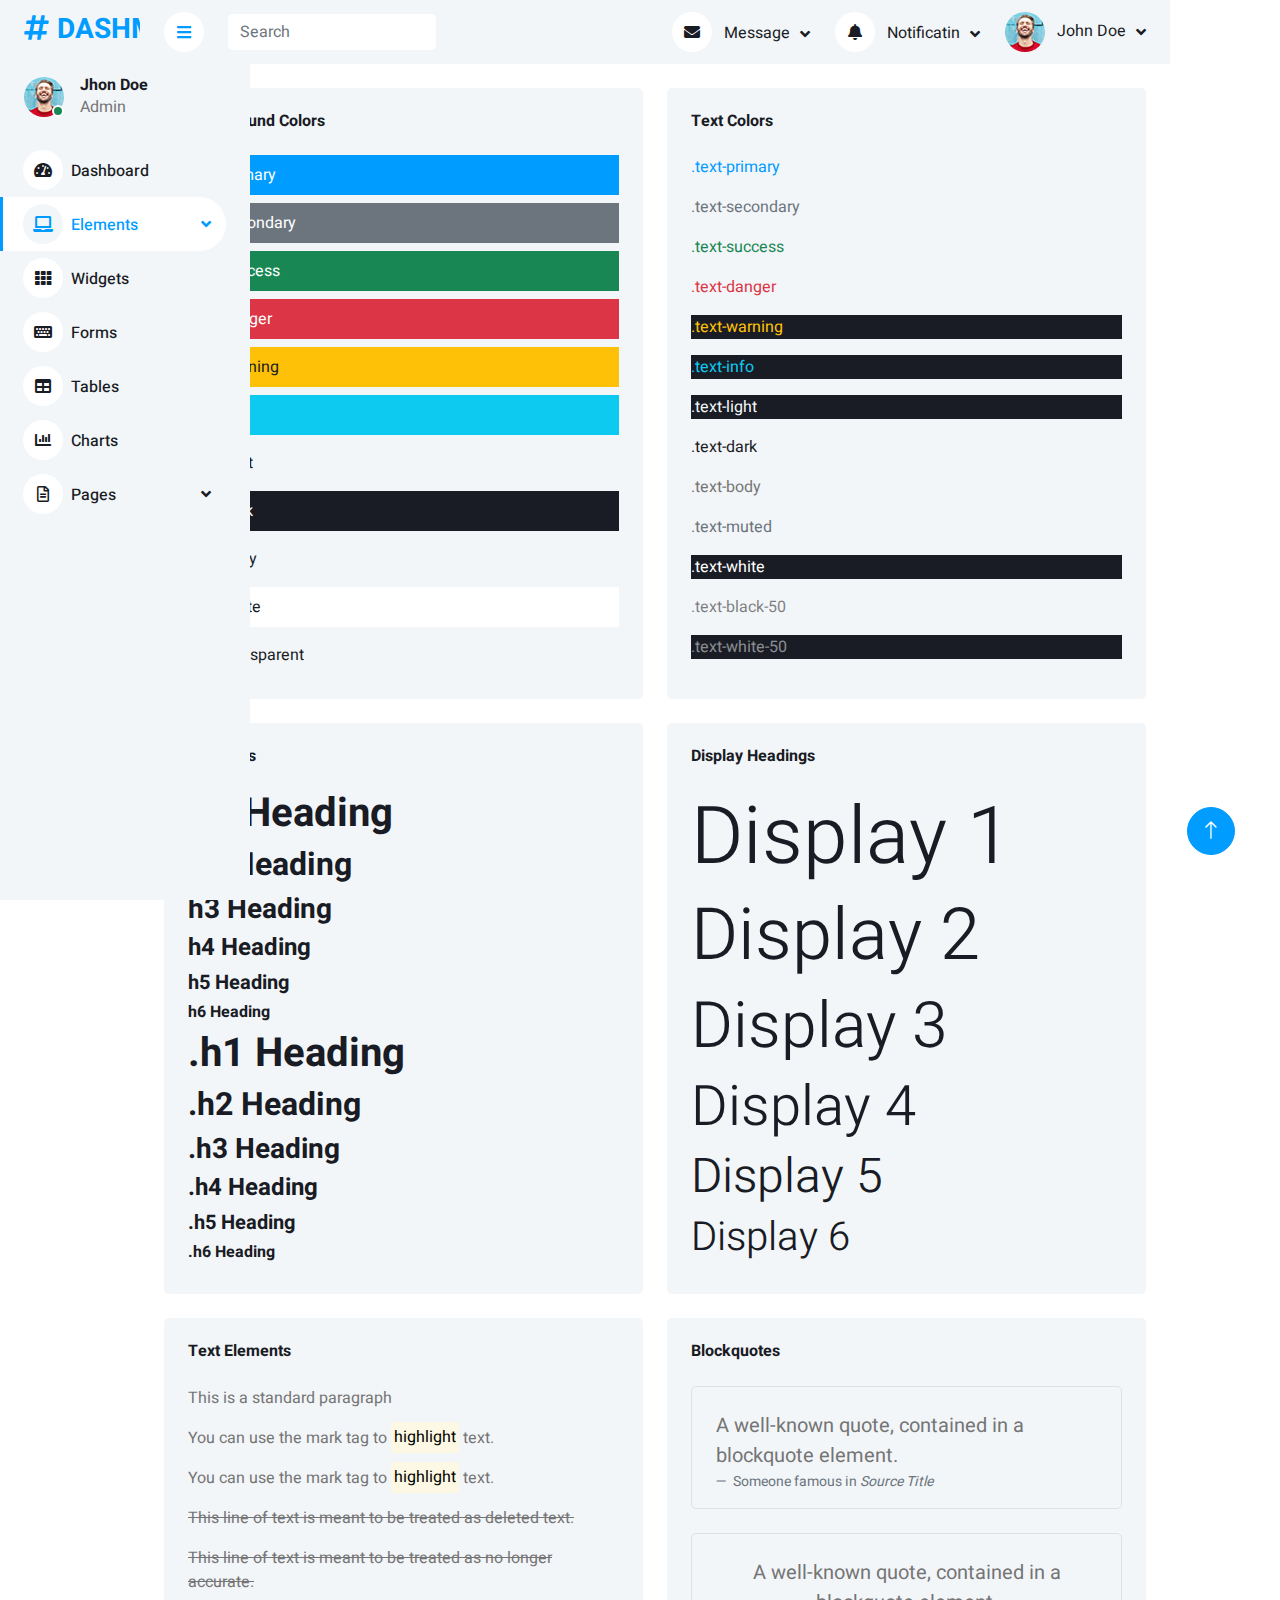
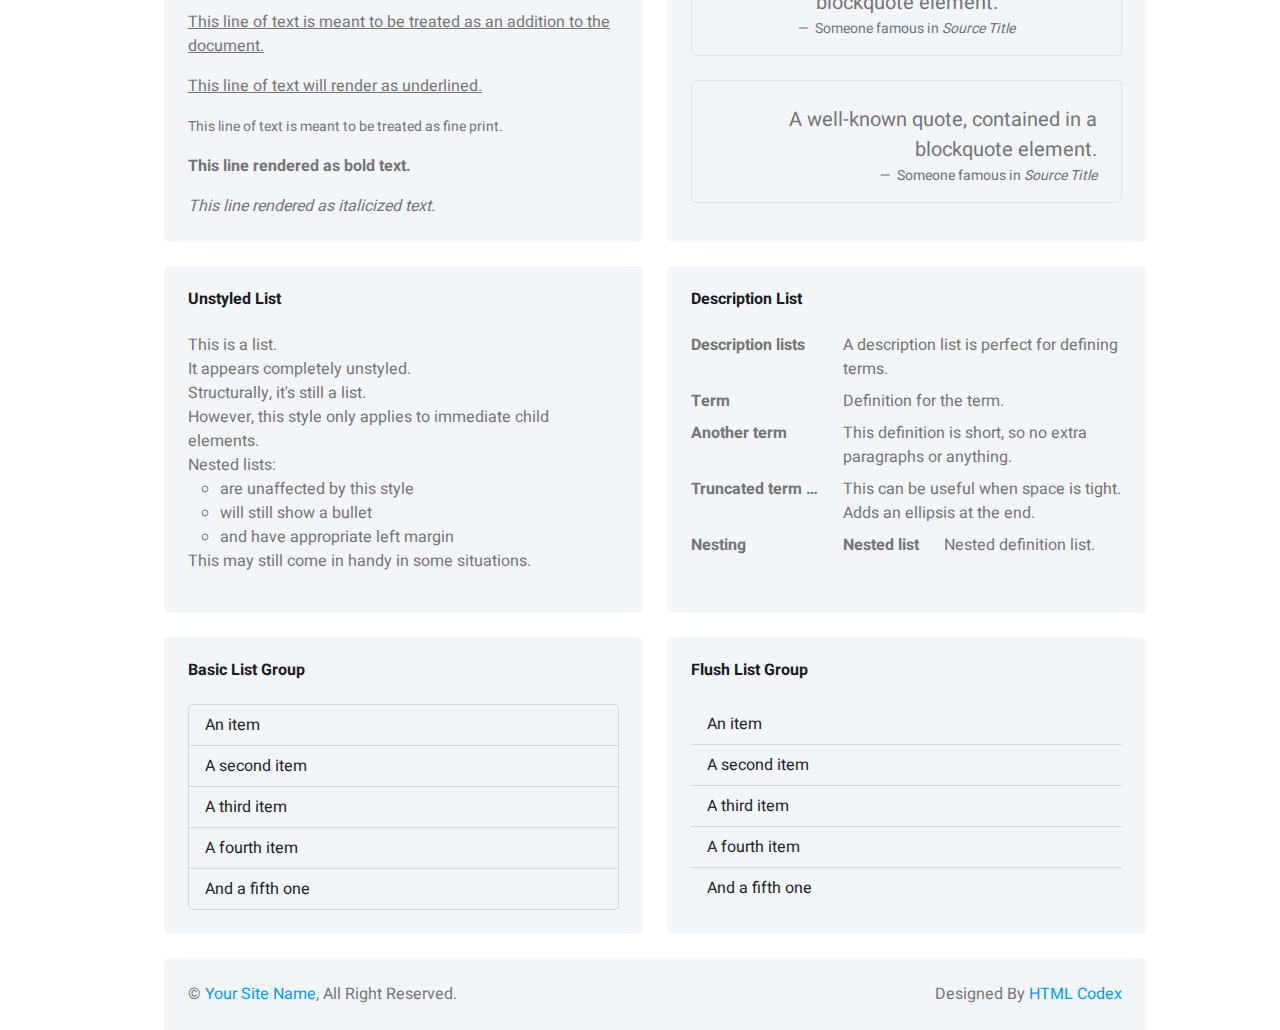
<file: typography.html>
<!DOCTYPE html>
<html lang="en">

<head>
    <meta charset="utf-8">
    <title>DASHMIN - Bootstrap Admin Template</title>
    <meta content="width=device-width, initial-scale=1.0" name="viewport">
    <meta content="" name="keywords">
    <meta content="" name="description">

    <!-- Favicon -->
    <link href="img/favicon.ico" rel="icon">

    <!-- Google Web Fonts -->
    <link rel="preconnect" href="https://fonts.googleapis.com">
    <link rel="preconnect" href="https://fonts.gstatic.com" crossorigin>
    <link href="https://fonts.googleapis.com/css2?family=Heebo:wght@400;500;600;700&display=swap" rel="stylesheet">
    
    <!-- Icon Font Stylesheet -->
    <link href="https://cdnjs.cloudflare.com/ajax/libs/font-awesome/5.10.0/css/all.min.css" rel="stylesheet">
    <link href="https://cdn.jsdelivr.net/npm/bootstrap-icons@1.4.1/font/bootstrap-icons.css" rel="stylesheet">

    <!-- Libraries Stylesheet -->
    <link href="lib/owlcarousel/assets/owl.carousel.min.css" rel="stylesheet">
    <link href="lib/tempusdominus/css/tempusdominus-bootstrap-4.min.css" rel="stylesheet" />

    <!-- Customized Bootstrap Stylesheet -->
    <link href="css/bootstrap.min.css" rel="stylesheet">

    <!-- Template Stylesheet -->
    <link href="css/style.css" rel="stylesheet">
</head>

<body>
    <div class="container-xxl position-relative bg-white d-flex p-0">
        <!-- Spinner Start -->
        <div id="spinner" class="show bg-white position-fixed translate-middle w-100 vh-100 top-50 start-50 d-flex align-items-center justify-content-center">
            <div class="spinner-border text-primary" style="width: 3rem; height: 3rem;" role="status">
                <span class="sr-only">Loading...</span>
            </div>
        </div>
        <!-- Spinner End -->


        <!-- Sidebar Start -->
        <div class="sidebar pe-4 pb-3">
            <nav class="navbar bg-light navbar-light">
                <a href="index.html" class="navbar-brand mx-4 mb-3">
                    <h3 class="text-primary"><i class="fa fa-hashtag me-2"></i>DASHMIN</h3>
                </a>
                <div class="d-flex align-items-center ms-4 mb-4">
                    <div class="position-relative">
                        <img class="rounded-circle" src="img/user.jpg" alt="" style="width: 40px; height: 40px;">
                        <div class="bg-success rounded-circle border border-2 border-white position-absolute end-0 bottom-0 p-1"></div>
                    </div>
                    <div class="ms-3">
                        <h6 class="mb-0">Jhon Doe</h6>
                        <span>Admin</span>
                    </div>
                </div>
                <div class="navbar-nav w-100">
                    <a href="index.html" class="nav-item nav-link"><i class="fa fa-tachometer-alt me-2"></i>Dashboard</a>
                    <div class="nav-item dropdown">
                        <a href="#" class="nav-link dropdown-toggle active" data-bs-toggle="dropdown"><i class="fa fa-laptop me-2"></i>Elements</a>
                        <div class="dropdown-menu bg-transparent border-0">
                            <a href="button.html" class="dropdown-item">Buttons</a>
                            <a href="typography.html" class="dropdown-item active">Typography</a>
                            <a href="element.html" class="dropdown-item">Other Elements</a>
                        </div>
                    </div>
                    <a href="widget.html" class="nav-item nav-link"><i class="fa fa-th me-2"></i>Widgets</a>
                    <a href="form.html" class="nav-item nav-link"><i class="fa fa-keyboard me-2"></i>Forms</a>
                    <a href="table.html" class="nav-item nav-link"><i class="fa fa-table me-2"></i>Tables</a>
                    <a href="chart.html" class="nav-item nav-link"><i class="fa fa-chart-bar me-2"></i>Charts</a>
                    <div class="nav-item dropdown">
                        <a href="#" class="nav-link dropdown-toggle" data-bs-toggle="dropdown"><i class="far fa-file-alt me-2"></i>Pages</a>
                        <div class="dropdown-menu bg-transparent border-0">
                            <a href="signin.html" class="dropdown-item">Sign In</a>
                            <a href="signup.html" class="dropdown-item">Sign Up</a>
                            <a href="404.html" class="dropdown-item">404 Error</a>
                            <a href="blank.html" class="dropdown-item">Blank Page</a>
                        </div>
                    </div>
                </div>
            </nav>
        </div>
        <!-- Sidebar End -->


        <!-- Content Start -->
        <div class="content">
            <!-- Navbar Start -->
            <nav class="navbar navbar-expand bg-light navbar-light sticky-top px-4 py-0">
                <a href="index.html" class="navbar-brand d-flex d-lg-none me-4">
                    <h2 class="text-primary mb-0"><i class="fa fa-hashtag"></i></h2>
                </a>
                <a href="#" class="sidebar-toggler flex-shrink-0">
                    <i class="fa fa-bars"></i>
                </a>
                <form class="d-none d-md-flex ms-4">
                    <input class="form-control border-0" type="search" placeholder="Search">
                </form>
                <div class="navbar-nav align-items-center ms-auto">
                    <div class="nav-item dropdown">
                        <a href="#" class="nav-link dropdown-toggle" data-bs-toggle="dropdown">
                            <i class="fa fa-envelope me-lg-2"></i>
                            <span class="d-none d-lg-inline-flex">Message</span>
                        </a>
                        <div class="dropdown-menu dropdown-menu-end bg-light border-0 rounded-0 rounded-bottom m-0">
                            <a href="#" class="dropdown-item">
                                <div class="d-flex align-items-center">
                                    <img class="rounded-circle" src="img/user.jpg" alt="" style="width: 40px; height: 40px;">
                                    <div class="ms-2">
                                        <h6 class="fw-normal mb-0">Jhon send you a message</h6>
                                        <small>15 minutes ago</small>
                                    </div>
                                </div>
                            </a>
                            <hr class="dropdown-divider">
                            <a href="#" class="dropdown-item">
                                <div class="d-flex align-items-center">
                                    <img class="rounded-circle" src="img/user.jpg" alt="" style="width: 40px; height: 40px;">
                                    <div class="ms-2">
                                        <h6 class="fw-normal mb-0">Jhon send you a message</h6>
                                        <small>15 minutes ago</small>
                                    </div>
                                </div>
                            </a>
                            <hr class="dropdown-divider">
                            <a href="#" class="dropdown-item">
                                <div class="d-flex align-items-center">
                                    <img class="rounded-circle" src="img/user.jpg" alt="" style="width: 40px; height: 40px;">
                                    <div class="ms-2">
                                        <h6 class="fw-normal mb-0">Jhon send you a message</h6>
                                        <small>15 minutes ago</small>
                                    </div>
                                </div>
                            </a>
                            <hr class="dropdown-divider">
                            <a href="#" class="dropdown-item text-center">See all message</a>
                        </div>
                    </div>
                    <div class="nav-item dropdown">
                        <a href="#" class="nav-link dropdown-toggle" data-bs-toggle="dropdown">
                            <i class="fa fa-bell me-lg-2"></i>
                            <span class="d-none d-lg-inline-flex">Notificatin</span>
                        </a>
                        <div class="dropdown-menu dropdown-menu-end bg-light border-0 rounded-0 rounded-bottom m-0">
                            <a href="#" class="dropdown-item">
                                <h6 class="fw-normal mb-0">Profile updated</h6>
                                <small>15 minutes ago</small>
                            </a>
                            <hr class="dropdown-divider">
                            <a href="#" class="dropdown-item">
                                <h6 class="fw-normal mb-0">New user added</h6>
                                <small>15 minutes ago</small>
                            </a>
                            <hr class="dropdown-divider">
                            <a href="#" class="dropdown-item">
                                <h6 class="fw-normal mb-0">Password changed</h6>
                                <small>15 minutes ago</small>
                            </a>
                            <hr class="dropdown-divider">
                            <a href="#" class="dropdown-item text-center">See all notifications</a>
                        </div>
                    </div>
                    <div class="nav-item dropdown">
                        <a href="#" class="nav-link dropdown-toggle" data-bs-toggle="dropdown">
                            <img class="rounded-circle me-lg-2" src="img/user.jpg" alt="" style="width: 40px; height: 40px;">
                            <span class="d-none d-lg-inline-flex">John Doe</span>
                        </a>
                        <div class="dropdown-menu dropdown-menu-end bg-light border-0 rounded-0 rounded-bottom m-0">
                            <a href="#" class="dropdown-item">My Profile</a>
                            <a href="#" class="dropdown-item">Settings</a>
                            <a href="#" class="dropdown-item">Log Out</a>
                        </div>
                    </div>
                </div>
            </nav>
            <!-- Navbar End -->


            <!-- Typography Start -->
            <div class="container-fluid pt-4 px-4">
                <div class="row g-4">
                    <div class="col-sm-12 col-xl-6">
                        <div class="bg-light rounded h-100 p-4">
                            <h6 class="mb-4">Background Colors</h6>
                            <div class="p-2 mb-2 bg-primary text-white">.bg-primary</div>
                            <div class="p-2 mb-2 bg-secondary text-white">.bg-secondary</div>
                            <div class="p-2 mb-2 bg-success text-white">.bg-success</div>
                            <div class="p-2 mb-2 bg-danger text-white">.bg-danger</div>
                            <div class="p-2 mb-2 bg-warning text-dark">.bg-warning</div>
                            <div class="p-2 mb-2 bg-info text-dark">.bg-info</div>
                            <div class="p-2 mb-2 bg-light text-dark">.bg-light</div>
                            <div class="p-2 mb-2 bg-dark text-white">.bg-dark</div>
                            <div class="p-2 mb-2 bg-body text-dark">.bg-body</div>
                            <div class="p-2 mb-2 bg-white text-dark">.bg-white</div>
                            <div class="p-2 mb-0 bg-transparent text-dark">.bg-transparent</div>
                        </div>
                    </div>
                    <div class="col-sm-12 col-xl-6">
                        <div class="bg-light rounded h-100 p-4">
                            <h6 class="mb-4">Text Colors</h6>
                            <p class="text-primary">.text-primary</p>
                            <p class="text-secondary">.text-secondary</p>
                            <p class="text-success">.text-success</p>
                            <p class="text-danger">.text-danger</p>
                            <p class="text-warning bg-dark">.text-warning</p>
                            <p class="text-info bg-dark">.text-info</p>
                            <p class="text-light bg-dark">.text-light</p>
                            <p class="text-dark">.text-dark</p>
                            <p class="text-body">.text-body</p>
                            <p class="text-muted">.text-muted</p>
                            <p class="text-white bg-dark">.text-white</p>
                            <p class="text-black-50">.text-black-50</p>
                            <p class="text-white-50 bg-dark mb-0">.text-white-50</p>
                        </div>
                    </div>
                    <div class="col-sm-12 col-xl-6">
                        <div class="bg-light rounded h-100 p-4">
                            <h6 class="mb-4">Headings</h6>
                            <h1>h1 Heading</h1>
                            <h2>h2 Heading</h2>
                            <h3>h3 Heading</h3>
                            <h4>h4 Heading</h4>
                            <h5>h5 Heading</h5>
                            <h6>h6 Heading</h6>
                            <p class="h1">.h1 Heading</p>
                            <p class="h2">.h2 Heading</p>
                            <p class="h3">.h3 Heading</p>
                            <p class="h4">.h4 Heading</p>
                            <p class="h5">.h5 Heading</p>
                            <p class="h6">.h6 Heading</p>
                        </div>
                    </div>
                    <div class="col-sm-12 col-xl-6">
                        <div class="bg-light rounded h-100 p-4">
                            <h6 class="mb-4">Display Headings</h6>
                            <h1 class="display-1">Display 1</h1>
                            <h1 class="display-2">Display 2</h1>
                            <h1 class="display-3">Display 3</h1>
                            <h1 class="display-4">Display 4</h1>
                            <h1 class="display-5">Display 5</h1>
                            <h1 class="display-6 mb-0">Display 6</h1>
                        </div>
                    </div>
                    <div class="col-sm-12 col-xl-6">
                        <div class="bg-light rounded h-100 p-4">
                            <h6 class="mb-4">Text Elements</h6>
                            <p>This is a standard paragraph</p>
                            <p>You can use the mark tag to <mark>highlight</mark> text.</p>
                            <p>You can use the mark tag to <mark>highlight</mark> text.</p>
                            <p><del>This line of text is meant to be treated as deleted text.</del></p>
                            <p><s>This line of text is meant to be treated as no longer accurate.</s></p>
                            <p><ins>This line of text is meant to be treated as an addition to the document.</ins></p>
                            <p><u>This line of text will render as underlined.</u></p>
                            <p><small>This line of text is meant to be treated as fine print.</small></p>
                            <p><strong>This line rendered as bold text.</strong></p>
                            <p class="mb-0"><em>This line rendered as italicized text.</em></p>
                        </div>
                    </div>
                    <div class="col-sm-12 col-xl-6">
                        <div class="bg-light rounded h-100 p-4">
                            <h6 class="mb-4">Blockquotes</h6>
                            <div class="border rounded p-4 pb-0 mb-4">
                                <figure>
                                    <blockquote class="blockquote">
                                        <p>A well-known quote, contained in a blockquote element.</p>
                                    </blockquote>
                                    <figcaption class="blockquote-footer">
                                        Someone famous in <cite title="Source Title">Source Title</cite>
                                    </figcaption>
                                </figure>
                            </div>
                            <div class="border rounded p-4 pb-0 mb-4">
                                <figure class="text-center">
                                    <blockquote class="blockquote">
                                        <p>A well-known quote, contained in a blockquote element.</p>
                                    </blockquote>
                                    <figcaption class="blockquote-footer">
                                        Someone famous in <cite title="Source Title">Source Title</cite>
                                    </figcaption>
                                </figure>
                            </div>
                            <div class="border rounded p-4 pb-0 mb-0">
                                <figure class="text-end">
                                    <blockquote class="blockquote">
                                        <p>A well-known quote, contained in a blockquote element.</p>
                                    </blockquote>
                                    <figcaption class="blockquote-footer">
                                        Someone famous in <cite title="Source Title">Source Title</cite>
                                    </figcaption>
                                </figure>
                            </div>
                        </div>
                    </div>
                    <div class="col-sm-12 col-xl-6">
                        <div class="bg-light rounded h-100 p-4">
                            <h6 class="mb-4">Unstyled List</h6>
                            <ul class="list-unstyled mb-0">
                                <li>This is a list.</li>
                                <li>It appears completely unstyled.</li>
                                <li>Structurally, it's still a list.</li>
                                <li>However, this style only applies to immediate child elements.</li>
                                <li>Nested lists:
                                    <ul>
                                        <li>are unaffected by this style</li>
                                        <li>will still show a bullet</li>
                                        <li>and have appropriate left margin</li>
                                    </ul>
                                </li>
                                <li>This may still come in handy in some situations.</li>
                            </ul>
                        </div>
                    </div>
                    <div class="col-sm-12 col-xl-6">
                        <div class="bg-light rounded h-100 p-4">
                            <h6 class="mb-4">Description List</h6>
                            <dl class="row mb-0">
                                <dt class="col-sm-4">Description lists</dt>
                                <dd class="col-sm-8">A description list is perfect for defining terms.</dd>

                                <dt class="col-sm-4">Term</dt>
                                <dd class="col-sm-8">Definition for the term.</dd>

                                <dt class="col-sm-4">Another term</dt>
                                <dd class="col-sm-8">This definition is short, so no extra paragraphs or anything.</dd>

                                <dt class="col-sm-4 text-truncate">Truncated term is truncated</dt>
                                <dd class="col-sm-8">This can be useful when space is tight. Adds an ellipsis at the
                                    end.</dd>

                                <dt class="col-sm-4">Nesting</dt>
                                <dd class="col-sm-8">
                                    <dl class="row">
                                        <dt class="col-sm-4">Nested list</dt>
                                        <dd class="col-sm-8">Nested definition list.</dd>
                                    </dl>
                                </dd>
                            </dl>
                        </div>
                    </div>
                    <div class="col-sm-12 col-xl-6">
                        <div class="bg-light rounded h-100 p-4">
                            <h6 class="mb-4">Basic List Group</h6>
                            <ul class="list-group">
                                <li class="list-group-item bg-transparent">An item</li>
                                <li class="list-group-item bg-transparent">A second item</li>
                                <li class="list-group-item bg-transparent">A third item</li>
                                <li class="list-group-item bg-transparent">A fourth item</li>
                                <li class="list-group-item bg-transparent">And a fifth one</li>
                            </ul>
                        </div>
                    </div>
                    <div class="col-sm-12 col-xl-6">
                        <div class="bg-light rounded h-100 p-4">
                            <h6 class="mb-4">Flush List Group</h6>
                            <ul class="list-group list-group-flush">
                                <li class="list-group-item bg-transparent">An item</li>
                                <li class="list-group-item bg-transparent">A second item</li>
                                <li class="list-group-item bg-transparent">A third item</li>
                                <li class="list-group-item bg-transparent">A fourth item</li>
                                <li class="list-group-item bg-transparent">And a fifth one</li>
                            </ul>
                        </div>
                    </div>
                </div>
            </div>
            <!-- Typography End -->


            <!-- Footer Start -->
            <div class="container-fluid pt-4 px-4">
                <div class="bg-light rounded-top p-4">
                    <div class="row">
                        <div class="col-12 col-sm-6 text-center text-sm-start">
                            &copy; <a href="#">Your Site Name</a>, All Right Reserved. 
                        </div>
                        <div class="col-12 col-sm-6 text-center text-sm-end">
                            <!--/*** This template is free as long as you keep the footer author’s credit link/attribution link/backlink. If you'd like to use the template without the footer author’s credit link/attribution link/backlink, you can purchase the Credit Removal License from "https://htmlcodex.com/credit-removal". Thank you for your support. ***/-->
                            Designed By <a href="https://htmlcodex.com">HTML Codex</a>
                        </div>
                    </div>
                </div>
            </div>
            <!-- Footer End -->
        </div>
        <!-- Content End -->


        <!-- Back to Top -->
        <a href="#" class="btn btn-lg btn-primary btn-lg-square back-to-top"><i class="bi bi-arrow-up"></i></a>
    </div>

    <!-- JavaScript Libraries -->
    <script src="https://code.jquery.com/jquery-3.4.1.min.js"></script>
    <script src="https://cdn.jsdelivr.net/npm/bootstrap@5.0.0/dist/js/bootstrap.bundle.min.js"></script>
    <script src="lib/chart/chart.min.js"></script>
    <script src="lib/easing/easing.min.js"></script>
    <script src="lib/waypoints/waypoints.min.js"></script>
    <script src="lib/owlcarousel/owl.carousel.min.js"></script>
    <script src="lib/tempusdominus/js/moment.min.js"></script>
    <script src="lib/tempusdominus/js/moment-timezone.min.js"></script>
    <script src="lib/tempusdominus/js/tempusdominus-bootstrap-4.min.js"></script>

    <!-- Template Javascript -->
    <script src="js/main.js"></script>
</body>

</html>
</file>
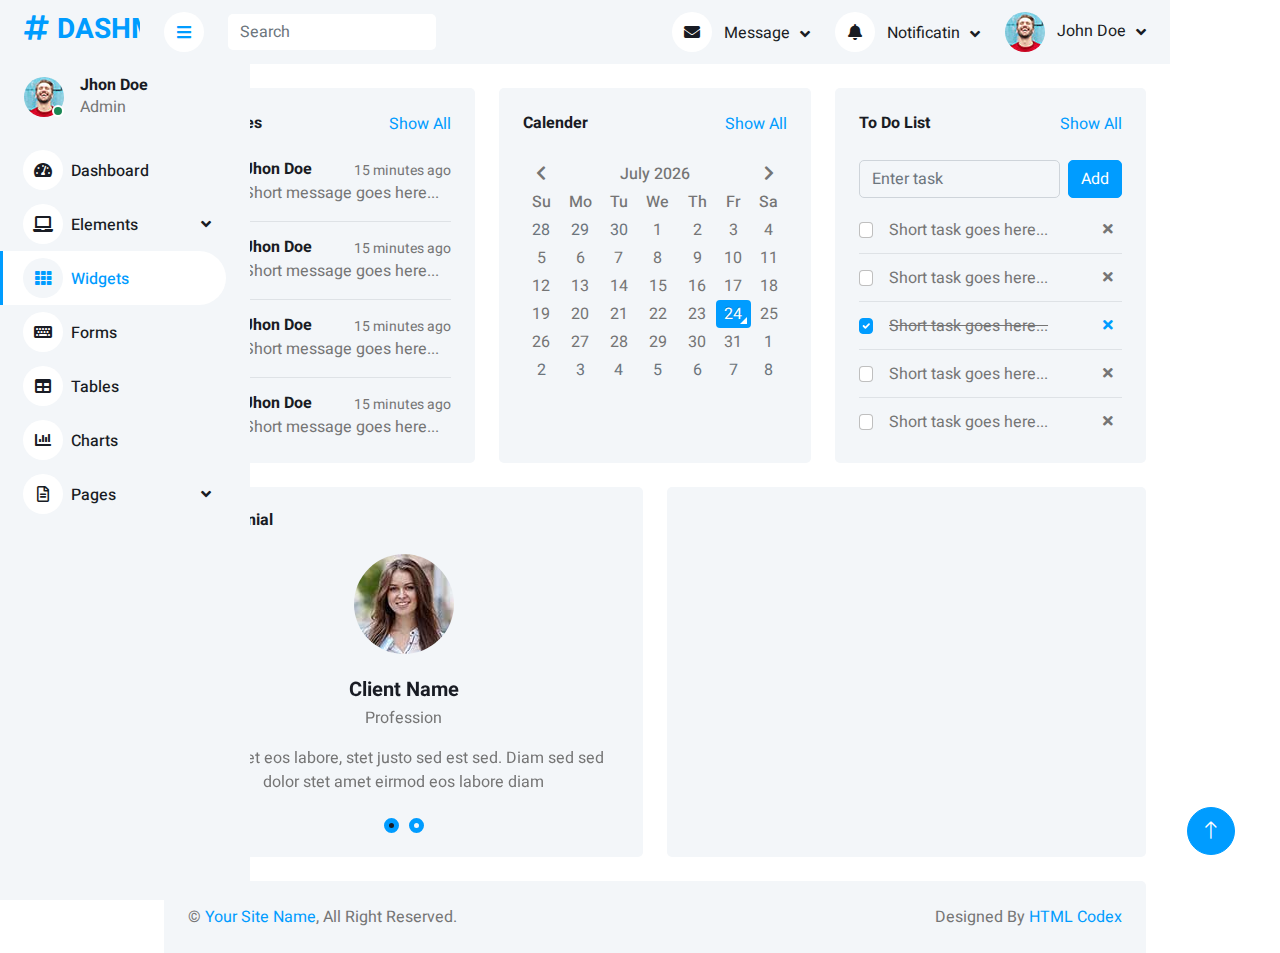
<file: widget.html>
<!DOCTYPE html>
<html lang="en">

<head>
    <meta charset="utf-8">
    <title>DASHMIN - Bootstrap Admin Template</title>
    <meta content="width=device-width, initial-scale=1.0" name="viewport">
    <meta content="" name="keywords">
    <meta content="" name="description">

    <!-- Favicon -->
    <link href="img/favicon.ico" rel="icon">

    <!-- Google Web Fonts -->
    <link rel="preconnect" href="https://fonts.googleapis.com">
    <link rel="preconnect" href="https://fonts.gstatic.com" crossorigin>
    <link href="https://fonts.googleapis.com/css2?family=Heebo:wght@400;500;600;700&display=swap" rel="stylesheet">
    
    <!-- Icon Font Stylesheet -->
    <link href="https://cdnjs.cloudflare.com/ajax/libs/font-awesome/5.10.0/css/all.min.css" rel="stylesheet">
    <link href="https://cdn.jsdelivr.net/npm/bootstrap-icons@1.4.1/font/bootstrap-icons.css" rel="stylesheet">

    <!-- Libraries Stylesheet -->
    <link href="lib/owlcarousel/assets/owl.carousel.min.css" rel="stylesheet">
    <link href="lib/tempusdominus/css/tempusdominus-bootstrap-4.min.css" rel="stylesheet" />

    <!-- Customized Bootstrap Stylesheet -->
    <link href="css/bootstrap.min.css" rel="stylesheet">

    <!-- Template Stylesheet -->
    <link href="css/style.css" rel="stylesheet">
</head>

<body>
    <div class="container-xxl position-relative bg-white d-flex p-0">
        <!-- Spinner Start -->
        <div id="spinner" class="show bg-white position-fixed translate-middle w-100 vh-100 top-50 start-50 d-flex align-items-center justify-content-center">
            <div class="spinner-border text-primary" style="width: 3rem; height: 3rem;" role="status">
                <span class="sr-only">Loading...</span>
            </div>
        </div>
        <!-- Spinner End -->


        <!-- Sidebar Start -->
        <div class="sidebar pe-4 pb-3">
            <nav class="navbar bg-light navbar-light">
                <a href="index.html" class="navbar-brand mx-4 mb-3">
                    <h3 class="text-primary"><i class="fa fa-hashtag me-2"></i>DASHMIN</h3>
                </a>
                <div class="d-flex align-items-center ms-4 mb-4">
                    <div class="position-relative">
                        <img class="rounded-circle" src="img/user.jpg" alt="" style="width: 40px; height: 40px;">
                        <div class="bg-success rounded-circle border border-2 border-white position-absolute end-0 bottom-0 p-1"></div>
                    </div>
                    <div class="ms-3">
                        <h6 class="mb-0">Jhon Doe</h6>
                        <span>Admin</span>
                    </div>
                </div>
                <div class="navbar-nav w-100">
                    <a href="index.html" class="nav-item nav-link"><i class="fa fa-tachometer-alt me-2"></i>Dashboard</a>
                    <div class="nav-item dropdown">
                        <a href="#" class="nav-link dropdown-toggle" data-bs-toggle="dropdown"><i class="fa fa-laptop me-2"></i>Elements</a>
                        <div class="dropdown-menu bg-transparent border-0">
                            <a href="button.html" class="dropdown-item">Buttons</a>
                            <a href="typography.html" class="dropdown-item">Typography</a>
                            <a href="element.html" class="dropdown-item">Other Elements</a>
                        </div>
                    </div>
                    <a href="widget.html" class="nav-item nav-link active"><i class="fa fa-th me-2"></i>Widgets</a>
                    <a href="form.html" class="nav-item nav-link"><i class="fa fa-keyboard me-2"></i>Forms</a>
                    <a href="table.html" class="nav-item nav-link"><i class="fa fa-table me-2"></i>Tables</a>
                    <a href="chart.html" class="nav-item nav-link"><i class="fa fa-chart-bar me-2"></i>Charts</a>
                    <div class="nav-item dropdown">
                        <a href="#" class="nav-link dropdown-toggle" data-bs-toggle="dropdown"><i class="far fa-file-alt me-2"></i>Pages</a>
                        <div class="dropdown-menu bg-transparent border-0">
                            <a href="signin.html" class="dropdown-item">Sign In</a>
                            <a href="signup.html" class="dropdown-item">Sign Up</a>
                            <a href="404.html" class="dropdown-item">404 Error</a>
                            <a href="blank.html" class="dropdown-item">Blank Page</a>
                        </div>
                    </div>
                </div>
            </nav>
        </div>
        <!-- Sidebar End -->


        <!-- Content Start -->
        <div class="content">
            <!-- Navbar Start -->
            <nav class="navbar navbar-expand bg-light navbar-light sticky-top px-4 py-0">
                <a href="index.html" class="navbar-brand d-flex d-lg-none me-4">
                    <h2 class="text-primary mb-0"><i class="fa fa-hashtag"></i></h2>
                </a>
                <a href="#" class="sidebar-toggler flex-shrink-0">
                    <i class="fa fa-bars"></i>
                </a>
                <form class="d-none d-md-flex ms-4">
                    <input class="form-control border-0" type="search" placeholder="Search">
                </form>
                <div class="navbar-nav align-items-center ms-auto">
                    <div class="nav-item dropdown">
                        <a href="#" class="nav-link dropdown-toggle" data-bs-toggle="dropdown">
                            <i class="fa fa-envelope me-lg-2"></i>
                            <span class="d-none d-lg-inline-flex">Message</span>
                        </a>
                        <div class="dropdown-menu dropdown-menu-end bg-light border-0 rounded-0 rounded-bottom m-0">
                            <a href="#" class="dropdown-item">
                                <div class="d-flex align-items-center">
                                    <img class="rounded-circle" src="img/user.jpg" alt="" style="width: 40px; height: 40px;">
                                    <div class="ms-2">
                                        <h6 class="fw-normal mb-0">Jhon send you a message</h6>
                                        <small>15 minutes ago</small>
                                    </div>
                                </div>
                            </a>
                            <hr class="dropdown-divider">
                            <a href="#" class="dropdown-item">
                                <div class="d-flex align-items-center">
                                    <img class="rounded-circle" src="img/user.jpg" alt="" style="width: 40px; height: 40px;">
                                    <div class="ms-2">
                                        <h6 class="fw-normal mb-0">Jhon send you a message</h6>
                                        <small>15 minutes ago</small>
                                    </div>
                                </div>
                            </a>
                            <hr class="dropdown-divider">
                            <a href="#" class="dropdown-item">
                                <div class="d-flex align-items-center">
                                    <img class="rounded-circle" src="img/user.jpg" alt="" style="width: 40px; height: 40px;">
                                    <div class="ms-2">
                                        <h6 class="fw-normal mb-0">Jhon send you a message</h6>
                                        <small>15 minutes ago</small>
                                    </div>
                                </div>
                            </a>
                            <hr class="dropdown-divider">
                            <a href="#" class="dropdown-item text-center">See all message</a>
                        </div>
                    </div>
                    <div class="nav-item dropdown">
                        <a href="#" class="nav-link dropdown-toggle" data-bs-toggle="dropdown">
                            <i class="fa fa-bell me-lg-2"></i>
                            <span class="d-none d-lg-inline-flex">Notificatin</span>
                        </a>
                        <div class="dropdown-menu dropdown-menu-end bg-light border-0 rounded-0 rounded-bottom m-0">
                            <a href="#" class="dropdown-item">
                                <h6 class="fw-normal mb-0">Profile updated</h6>
                                <small>15 minutes ago</small>
                            </a>
                            <hr class="dropdown-divider">
                            <a href="#" class="dropdown-item">
                                <h6 class="fw-normal mb-0">New user added</h6>
                                <small>15 minutes ago</small>
                            </a>
                            <hr class="dropdown-divider">
                            <a href="#" class="dropdown-item">
                                <h6 class="fw-normal mb-0">Password changed</h6>
                                <small>15 minutes ago</small>
                            </a>
                            <hr class="dropdown-divider">
                            <a href="#" class="dropdown-item text-center">See all notifications</a>
                        </div>
                    </div>
                    <div class="nav-item dropdown">
                        <a href="#" class="nav-link dropdown-toggle" data-bs-toggle="dropdown">
                            <img class="rounded-circle me-lg-2" src="img/user.jpg" alt="" style="width: 40px; height: 40px;">
                            <span class="d-none d-lg-inline-flex">John Doe</span>
                        </a>
                        <div class="dropdown-menu dropdown-menu-end bg-light border-0 rounded-0 rounded-bottom m-0">
                            <a href="#" class="dropdown-item">My Profile</a>
                            <a href="#" class="dropdown-item">Settings</a>
                            <a href="#" class="dropdown-item">Log Out</a>
                        </div>
                    </div>
                </div>
            </nav>
            <!-- Navbar End -->


            <!-- Chart Start -->
            <div class="container-fluid pt-4 px-4">
                <div class="row g-4">
                    <div class="col-sm-12 col-md-6 col-xl-4">
                        <div class="h-100 bg-light rounded p-4">
                            <div class="d-flex align-items-center justify-content-between mb-2">
                                <h6 class="mb-0">Messages</h6>
                                <a href="">Show All</a>
                            </div>
                            <div class="d-flex align-items-center border-bottom py-3">
                                <img class="rounded-circle flex-shrink-0" src="img/user.jpg" alt="" style="width: 40px; height: 40px;">
                                <div class="w-100 ms-3">
                                    <div class="d-flex w-100 justify-content-between">
                                        <h6 class="mb-0">Jhon Doe</h6>
                                        <small>15 minutes ago</small>
                                    </div>
                                    <span>Short message goes here...</span>
                                </div>
                            </div>
                            <div class="d-flex align-items-center border-bottom py-3">
                                <img class="rounded-circle flex-shrink-0" src="img/user.jpg" alt="" style="width: 40px; height: 40px;">
                                <div class="w-100 ms-3">
                                    <div class="d-flex w-100 justify-content-between">
                                        <h6 class="mb-0">Jhon Doe</h6>
                                        <small>15 minutes ago</small>
                                    </div>
                                    <span>Short message goes here...</span>
                                </div>
                            </div>
                            <div class="d-flex align-items-center border-bottom py-3">
                                <img class="rounded-circle flex-shrink-0" src="img/user.jpg" alt="" style="width: 40px; height: 40px;">
                                <div class="w-100 ms-3">
                                    <div class="d-flex w-100 justify-content-between">
                                        <h6 class="mb-0">Jhon Doe</h6>
                                        <small>15 minutes ago</small>
                                    </div>
                                    <span>Short message goes here...</span>
                                </div>
                            </div>
                            <div class="d-flex align-items-center pt-3">
                                <img class="rounded-circle flex-shrink-0" src="img/user.jpg" alt="" style="width: 40px; height: 40px;">
                                <div class="w-100 ms-3">
                                    <div class="d-flex w-100 justify-content-between">
                                        <h6 class="mb-0">Jhon Doe</h6>
                                        <small>15 minutes ago</small>
                                    </div>
                                    <span>Short message goes here...</span>
                                </div>
                            </div>
                        </div>
                    </div>
                    <div class="col-sm-12 col-md-6 col-xl-4">
                        <div class="h-100 bg-light rounded p-4">
                            <div class="d-flex align-items-center justify-content-between mb-4">
                                <h6 class="mb-0">Calender</h6>
                                <a href="">Show All</a>
                            </div>
                            <div id="calender"></div>
                        </div>
                    </div>
                    <div class="col-sm-12 col-md-6 col-xl-4">
                        <div class="h-100 bg-light rounded p-4">
                            <div class="d-flex align-items-center justify-content-between mb-4">
                                <h6 class="mb-0">To Do List</h6>
                                <a href="">Show All</a>
                            </div>
                            <div class="d-flex mb-2">
                                <input class="form-control bg-transparent" type="text" placeholder="Enter task">
                                <button type="button" class="btn btn-primary ms-2">Add</button>
                            </div>
                            <div class="d-flex align-items-center border-bottom py-2">
                                <input class="form-check-input m-0" type="checkbox">
                                <div class="w-100 ms-3">
                                    <div class="d-flex w-100 align-items-center justify-content-between">
                                        <span>Short task goes here...</span>
                                        <button class="btn btn-sm"><i class="fa fa-times"></i></button>
                                    </div>
                                </div>
                            </div>
                            <div class="d-flex align-items-center border-bottom py-2">
                                <input class="form-check-input m-0" type="checkbox">
                                <div class="w-100 ms-3">
                                    <div class="d-flex w-100 align-items-center justify-content-between">
                                        <span>Short task goes here...</span>
                                        <button class="btn btn-sm"><i class="fa fa-times"></i></button>
                                    </div>
                                </div>
                            </div>
                            <div class="d-flex align-items-center border-bottom py-2">
                                <input class="form-check-input m-0" type="checkbox" checked>
                                <div class="w-100 ms-3">
                                    <div class="d-flex w-100 align-items-center justify-content-between">
                                        <span><del>Short task goes here...</del></span>
                                        <button class="btn btn-sm text-primary"><i class="fa fa-times"></i></button>
                                    </div>
                                </div>
                            </div>
                            <div class="d-flex align-items-center border-bottom py-2">
                                <input class="form-check-input m-0" type="checkbox">
                                <div class="w-100 ms-3">
                                    <div class="d-flex w-100 align-items-center justify-content-between">
                                        <span>Short task goes here...</span>
                                        <button class="btn btn-sm"><i class="fa fa-times"></i></button>
                                    </div>
                                </div>
                            </div>
                            <div class="d-flex align-items-center pt-2">
                                <input class="form-check-input m-0" type="checkbox">
                                <div class="w-100 ms-3">
                                    <div class="d-flex w-100 align-items-center justify-content-between">
                                        <span>Short task goes here...</span>
                                        <button class="btn btn-sm"><i class="fa fa-times"></i></button>
                                    </div>
                                </div>
                            </div>
                        </div>
                    </div>
                    <div class="col-sm-12 col-xl-6">
                        <div class="bg-light rounded h-100 p-4">
                            <h6 class="mb-4">Testimonial</h6>
                            <div class="owl-carousel testimonial-carousel">
                                <div class="testimonial-item text-center">
                                    <img class="img-fluid rounded-circle mx-auto mb-4" src="img/testimonial-1.jpg" style="width: 100px; height: 100px;">
                                    <h5 class="mb-1">Client Name</h5>
                                    <p>Profession</p>
                                    <p class="mb-0">Dolor et eos labore, stet justo sed est sed. Diam sed sed dolor stet amet eirmod eos labore diam</p>
                                </div>
                                <div class="testimonial-item text-center">
                                    <img class="img-fluid rounded-circle mx-auto mb-4" src="img/testimonial-2.jpg" style="width: 100px; height: 100px;">
                                    <h5 class="mb-1">Client Name</h5>
                                    <p>Profession</p>
                                    <p class="mb-0">Dolor et eos labore, stet justo sed est sed. Diam sed sed dolor stet amet eirmod eos labore diam</p>
                                </div>
                            </div>
                        </div>
                    </div>
                    <div class="col-sm-12 col-xl-6">
                        <div class="bg-light rounded h-100 p-4">
                            <iframe class="position-relative rounded w-100 h-100"
                            src="https://www.google.com/maps/embed?pb=!1m18!1m12!1m3!1d3001156.4288297426!2d-78.01371936852176!3d42.72876761954724!2m3!1f0!2f0!3f0!3m2!1i1024!2i768!4f13.1!3m3!1m2!1s0x4ccc4bf0f123a5a9%3A0xddcfc6c1de189567!2sNew%20York%2C%20USA!5e0!3m2!1sen!2sbd!4v1603794290143!5m2!1sen!2sbd"
                            frameborder="0" style="border:0;" allowfullscreen="" aria-hidden="false"
                            tabindex="0"></iframe>
                        </div>
                    </div>
                </div>
            </div>
            <!-- Chart End -->


            <!-- Footer Start -->
            <div class="container-fluid pt-4 px-4">
                <div class="bg-light rounded-top p-4">
                    <div class="row">
                        <div class="col-12 col-sm-6 text-center text-sm-start">
                            &copy; <a href="#">Your Site Name</a>, All Right Reserved. 
                        </div>
                        <div class="col-12 col-sm-6 text-center text-sm-end">
                            <!--/*** This template is free as long as you keep the footer author’s credit link/attribution link/backlink. If you'd like to use the template without the footer author’s credit link/attribution link/backlink, you can purchase the Credit Removal License from "https://htmlcodex.com/credit-removal". Thank you for your support. ***/-->
                            Designed By <a href="https://htmlcodex.com">HTML Codex</a>
                        </div>
                    </div>
                </div>
            </div>
            <!-- Footer End -->
        </div>
        <!-- Content End -->


        <!-- Back to Top -->
        <a href="#" class="btn btn-lg btn-primary btn-lg-square back-to-top"><i class="bi bi-arrow-up"></i></a>
    </div>

    <!-- JavaScript Libraries -->
    <script src="https://code.jquery.com/jquery-3.4.1.min.js"></script>
    <script src="https://cdn.jsdelivr.net/npm/bootstrap@5.0.0/dist/js/bootstrap.bundle.min.js"></script>
    <script src="lib/chart/chart.min.js"></script>
    <script src="lib/easing/easing.min.js"></script>
    <script src="lib/waypoints/waypoints.min.js"></script>
    <script src="lib/owlcarousel/owl.carousel.min.js"></script>
    <script src="lib/tempusdominus/js/moment.min.js"></script>
    <script src="lib/tempusdominus/js/moment-timezone.min.js"></script>
    <script src="lib/tempusdominus/js/tempusdominus-bootstrap-4.min.js"></script>

    <!-- Template Javascript -->
    <script src="js/main.js"></script>
</body>

</html>
</file>
<file: css/style.css>
/********** Template CSS **********/
:root {
    --primary: #009CFF;
    --light: #F3F6F9;
    --dark: #191C24;
}

.back-to-top {
    position: fixed;
    display: none;
    right: 45px;
    bottom: 45px;
    z-index: 99;
}


/*** Spinner ***/
#spinner {
    opacity: 0;
    visibility: hidden;
    transition: opacity .5s ease-out, visibility 0s linear .5s;
    z-index: 99999;
}

#spinner.show {
    transition: opacity .5s ease-out, visibility 0s linear 0s;
    visibility: visible;
    opacity: 1;
}


/*** Button ***/
.btn {
    transition: .5s;
}

.btn.btn-primary {
    color: #FFFFFF;
}

.btn-square {
    width: 38px;
    height: 38px;
}

.btn-sm-square {
    width: 32px;
    height: 32px;
}

.btn-lg-square {
    width: 48px;
    height: 48px;
}

.btn-square,
.btn-sm-square,
.btn-lg-square {
    padding: 0;
    display: inline-flex;
    align-items: center;
    justify-content: center;
    font-weight: normal;
    border-radius: 50px;
}

.notification {
    background-color: #555;
    color: white;
    text-decoration: none;
    padding: 15px 26px;
    position: relative;
    display: inline-block;
    border-radius: 50px;
  }
  
  .notification:hover {
    background: red;
  }
  
  .notification .badge {
    position: absolute;
    top: -10px;
    right: -10px;
    padding: 5px 10px;
    border-radius: 50%;
    background: red;
    color: white;
  }


/*** Layout ***/
.sidebar {
    position: fixed;
    top: 0;
    left: 0;
    bottom: 0;
    width: 250px;
    height: 100vh;
    overflow-y: auto;
    background: var(--light);
    transition: 0.5s;
    z-index: 999;
}

.content {
    margin-left: 140px;
    min-height: 100vh;
    background: #FFFFFF;
    transition: 0.5s;
}

@media (min-width: 992px) {
    .sidebar {
        margin-left: 0;
    }

    .sidebar.open {
        margin-left: -250px;
    }

    .content {
        width: calc(100% - 250px);
    }

    .content.open {
        width: 100%;
        margin-left: 0;
    }
}

@media (max-width: 991.98px) {
    .sidebar {
        margin-left: -250px;
    }

    .sidebar.open {
        margin-left: 0;
    }

    .content {
        width: 100%;
        margin-left: 0;
    }
}


/*** Navbar ***/
.sidebar .navbar .navbar-nav .nav-link {
    padding: 7px 20px;
    color: var(--dark);
    font-weight: 500;
    border-left: 3px solid var(--light);
    border-radius: 0 30px 30px 0;
    outline: none;
}

.sidebar .navbar .navbar-nav .nav-link:hover,
.sidebar .navbar .navbar-nav .nav-link.active {
    color: var(--primary);
    background: #FFFFFF;
    border-color: var(--primary);
}

.sidebar .navbar .navbar-nav .nav-link i {
    width: 40px;
    height: 40px;
    display: inline-flex;
    align-items: center;
    justify-content: center;
    background: #FFFFFF;
    border-radius: 40px;
}

.sidebar .navbar .navbar-nav .nav-link:hover i,
.sidebar .navbar .navbar-nav .nav-link.active i {
    background: var(--light);
}

.sidebar .navbar .dropdown-toggle::after {
    position: absolute;
    top: 15px;
    right: 15px;
    border: none;
    content: "\f107";
    font-family: "Font Awesome 5 Free";
    font-weight: 900;
    transition: .5s;
}

.sidebar .navbar .dropdown-toggle[aria-expanded=true]::after {
    transform: rotate(-180deg);
}

.sidebar .navbar .dropdown-item {
    padding-left: 25px;
    border-radius: 0 30px 30px 0;
}

.content .navbar .navbar-nav .nav-link {
    margin-left: 25px;
    padding: 12px 0;
    color: var(--dark);
    outline: none;
}

.content .navbar .navbar-nav .nav-link:hover,
.content .navbar .navbar-nav .nav-link.active {
    color: var(--primary);
}

.content .navbar .sidebar-toggler,
.content .navbar .navbar-nav .nav-link i {
    width: 40px;
    height: 40px;
    display: inline-flex;
    align-items: center;
    justify-content: center;
    background: #FFFFFF;
    border-radius: 40px;
}

.content .navbar .dropdown-toggle::after {
    margin-left: 6px;
    vertical-align: middle;
    border: none;
    content: "\f107";
    font-family: "Font Awesome 5 Free";
    font-weight: 900;
    transition: .5s;
}

.content .navbar .dropdown-toggle[aria-expanded=true]::after {
    transform: rotate(-180deg);
}

@media (max-width: 575.98px) {
    .content .navbar .navbar-nav .nav-link {
        margin-left: 15px;
    }
}


/*** Date Picker ***/
.bootstrap-datetimepicker-widget.bottom {
    top: auto !important;
}

.bootstrap-datetimepicker-widget .table * {
    border-bottom-width: 0px;
}

.bootstrap-datetimepicker-widget .table th {
    font-weight: 500;
}

.bootstrap-datetimepicker-widget.dropdown-menu {
    padding: 10px;
    border-radius: 2px;
}

.bootstrap-datetimepicker-widget table td.active,
.bootstrap-datetimepicker-widget table td.active:hover {
    background: var(--primary);
}

.bootstrap-datetimepicker-widget table td.today::before {
    border-bottom-color: var(--primary);
}


/*** Testimonial ***/
.progress .progress-bar {
    width: 0px;
    transition: 2s;
}


/*** Testimonial ***/
.testimonial-carousel .owl-dots {
    margin-top: 24px;
    display: flex;
    align-items: flex-end;
    justify-content: center;
}

.testimonial-carousel .owl-dot {
    position: relative;
    display: inline-block;
    margin: 0 5px;
    width: 15px;
    height: 15px;
    border: 5px solid var(--primary);
    border-radius: 15px;
    transition: .5s;
}

.testimonial-carousel .owl-dot.active {
    background: var(--dark);
    border-color: var(--primary);
}
</file>
